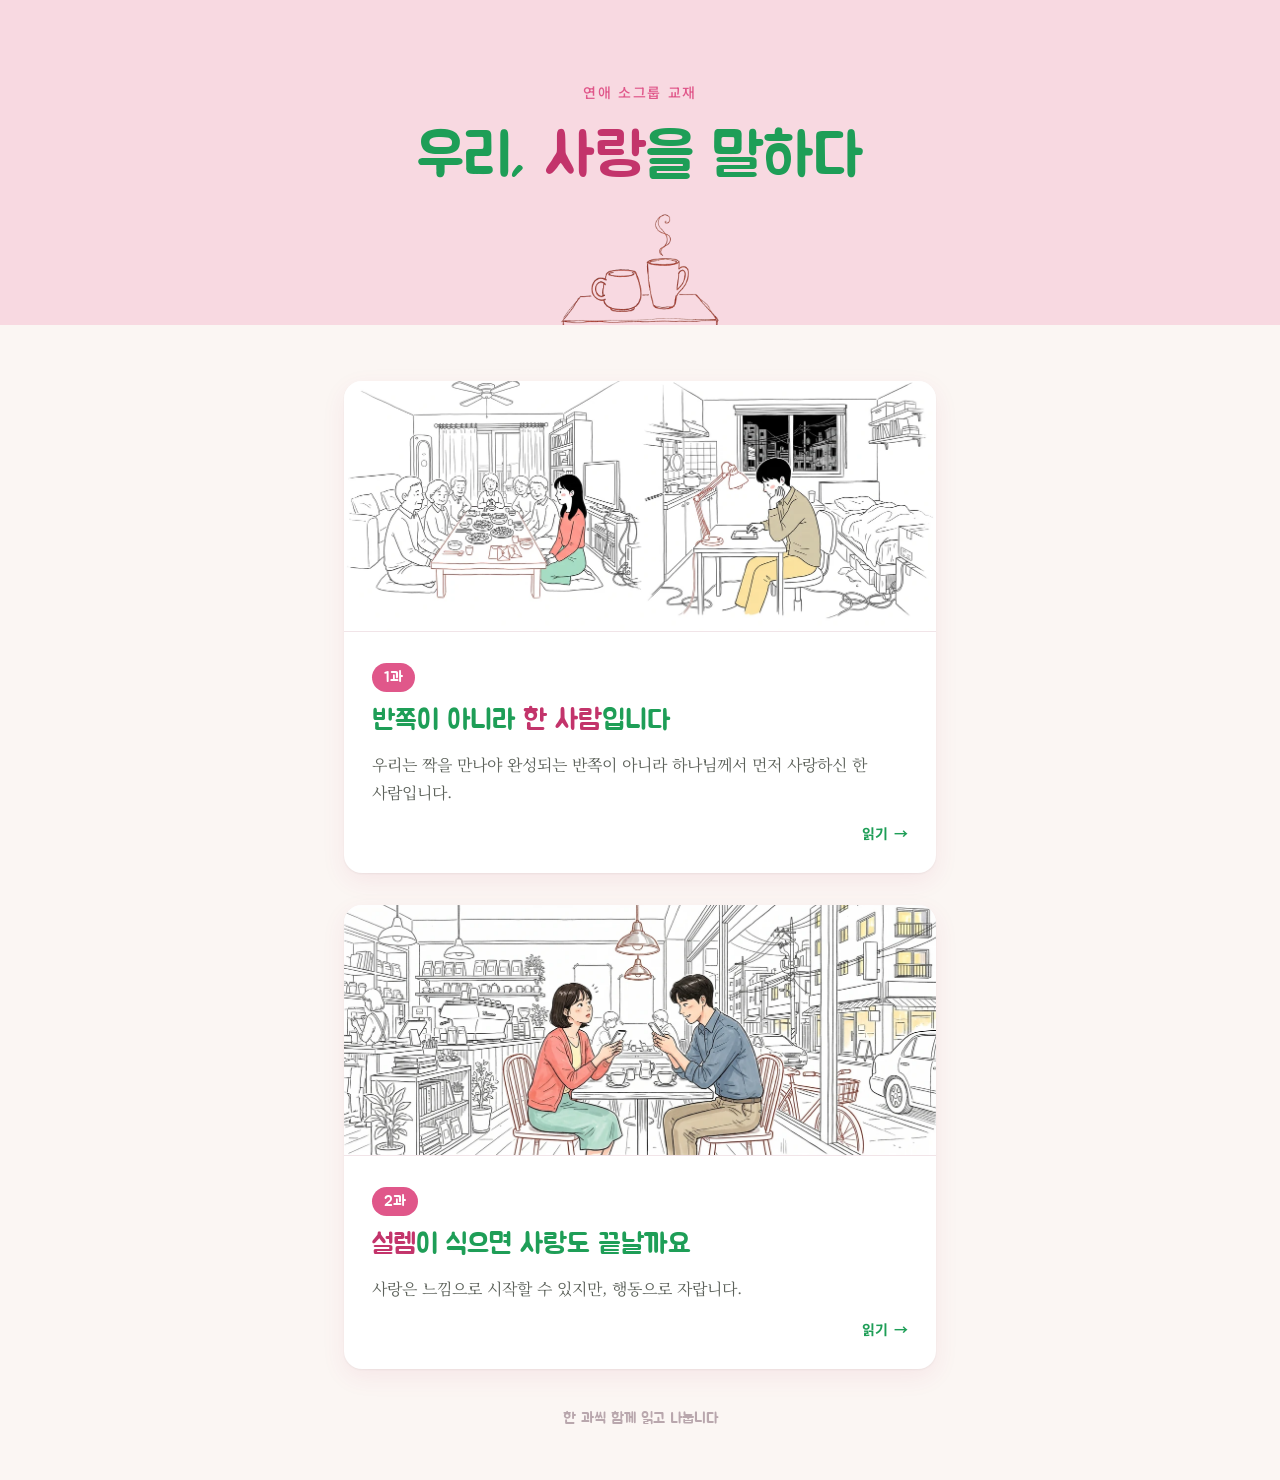
<file: index.html>
<!doctype html>
<html lang="ko">
<head>
<meta charset="utf-8">
<meta name="viewport" content="width=device-width, initial-scale=1">
<meta name="robots" content="noindex, nofollow, noarchive">
<title>우리, 사랑을 말하다</title>
<link rel="stylesheet" href="https://fonts.googleapis.com/css2?family=Jua&amp;family=Noto+Sans+KR:wght@400;500;700&amp;family=Noto+Serif+KR:wght@400;500;600&amp;display=swap">
<link rel="stylesheet" href="style.css">
</head>
<body class="home"><main><header class="home-cover"><p class="home-kicker">연애 소그룹 교재</p><h1>우리, <span class="accent">사랑</span>을 말하다</h1>
<img class="home-spot" src="img/점_찻잔_바짝.png" width="912" height="672" alt="">
</header>
<ol class="contents">
<li><a class="lesson-card" href="1.html"><img src="img/01_1_명절과답장_b.webp" width="1200" height="509" alt=""><span class="card-body"><span class="card-number">1과</span><span class="card-title">반쪽이 아니라 <span class="accent">한 사람</span>입니다</span><span class="card-line">우리는 짝을 만나야 완성되는 반쪽이 아니라 하나님께서 먼저 사랑하신 한 사람입니다.</span><span class="card-go">읽기</span></span></a></li>
<li><a class="lesson-card" href="2.html"><img src="img/02_1_카페의두사람_g.webp" width="1200" height="509" alt=""><span class="card-body"><span class="card-number">2과</span><span class="card-title"><span class="accent">설렘</span>이 식으면 사랑도 끝날까요</span><span class="card-line">사랑은 느낌으로 시작할 수 있지만, 행동으로 자랍니다.</span><span class="card-go">읽기</span></span></a></li>
</ol>
<p class="home-foot">한 과씩 함께 읽고 나눕니다</p>
</main></body>
</html>
</file>
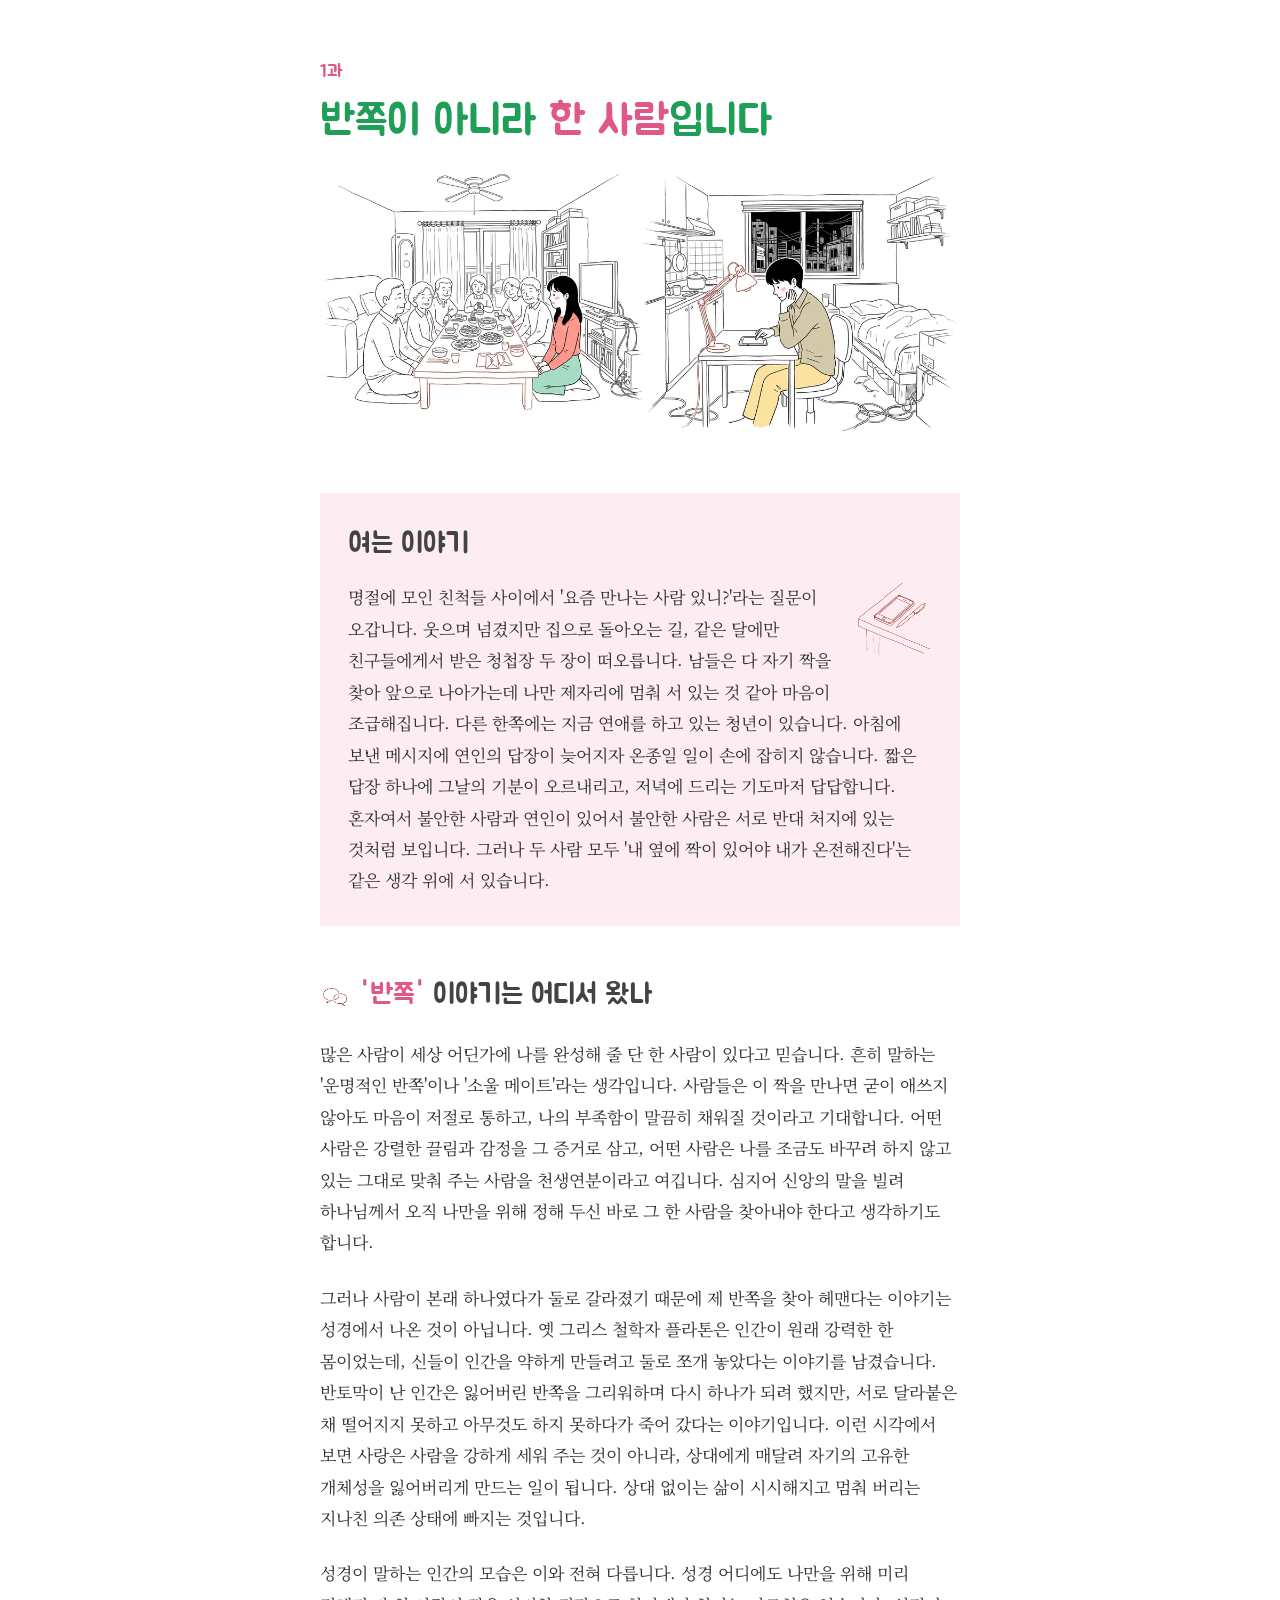
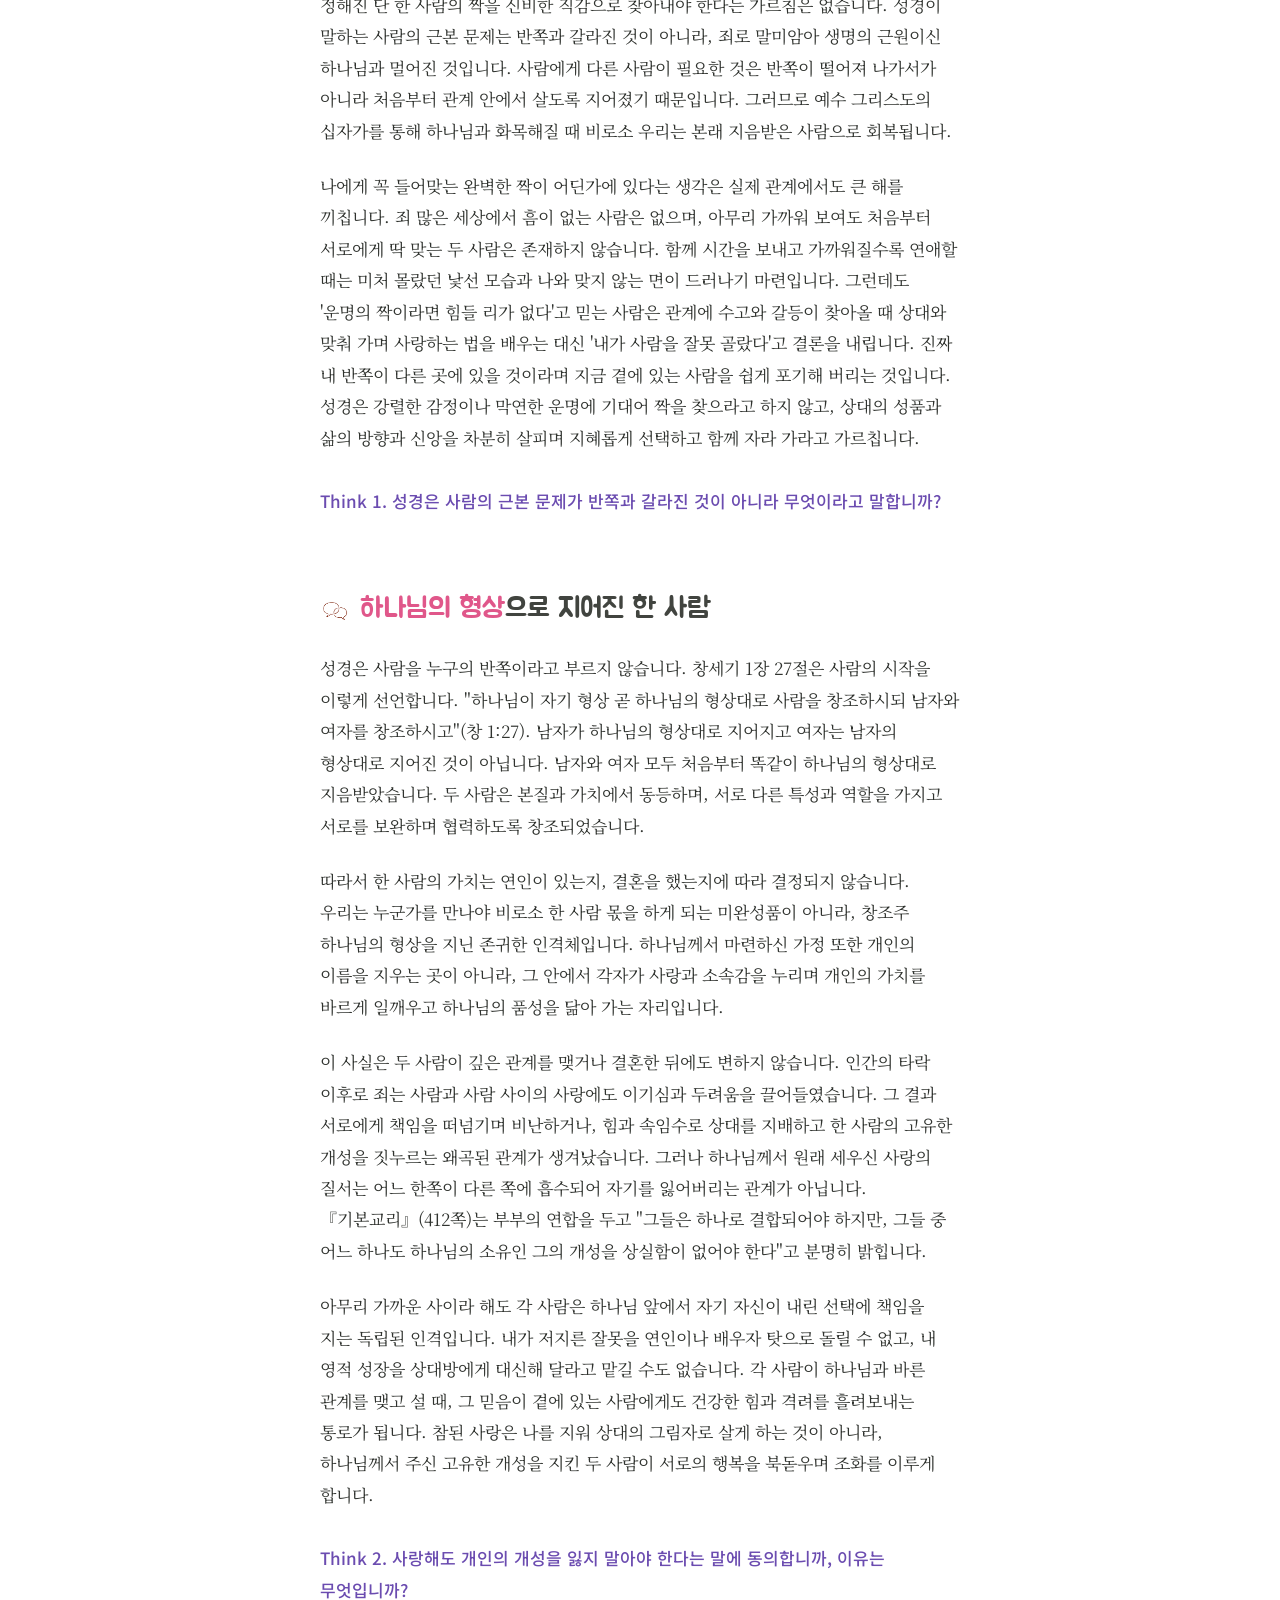
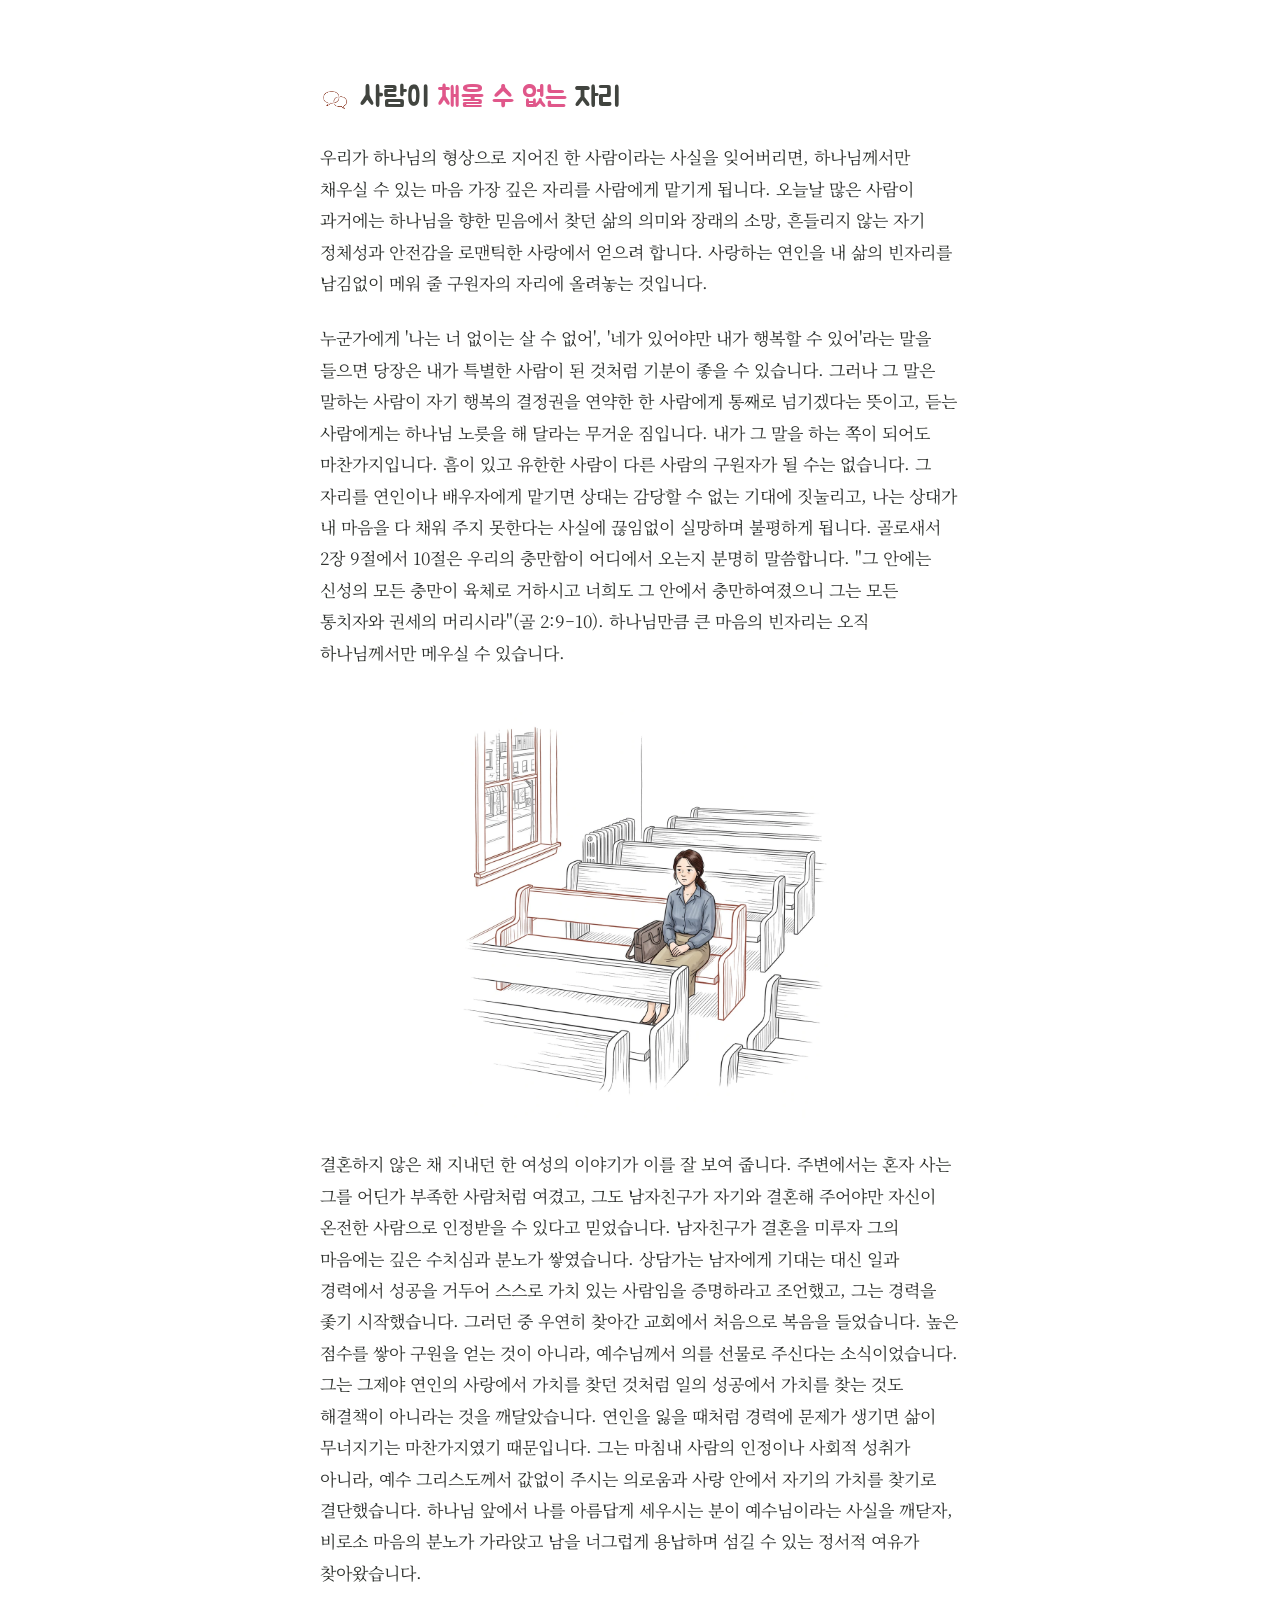
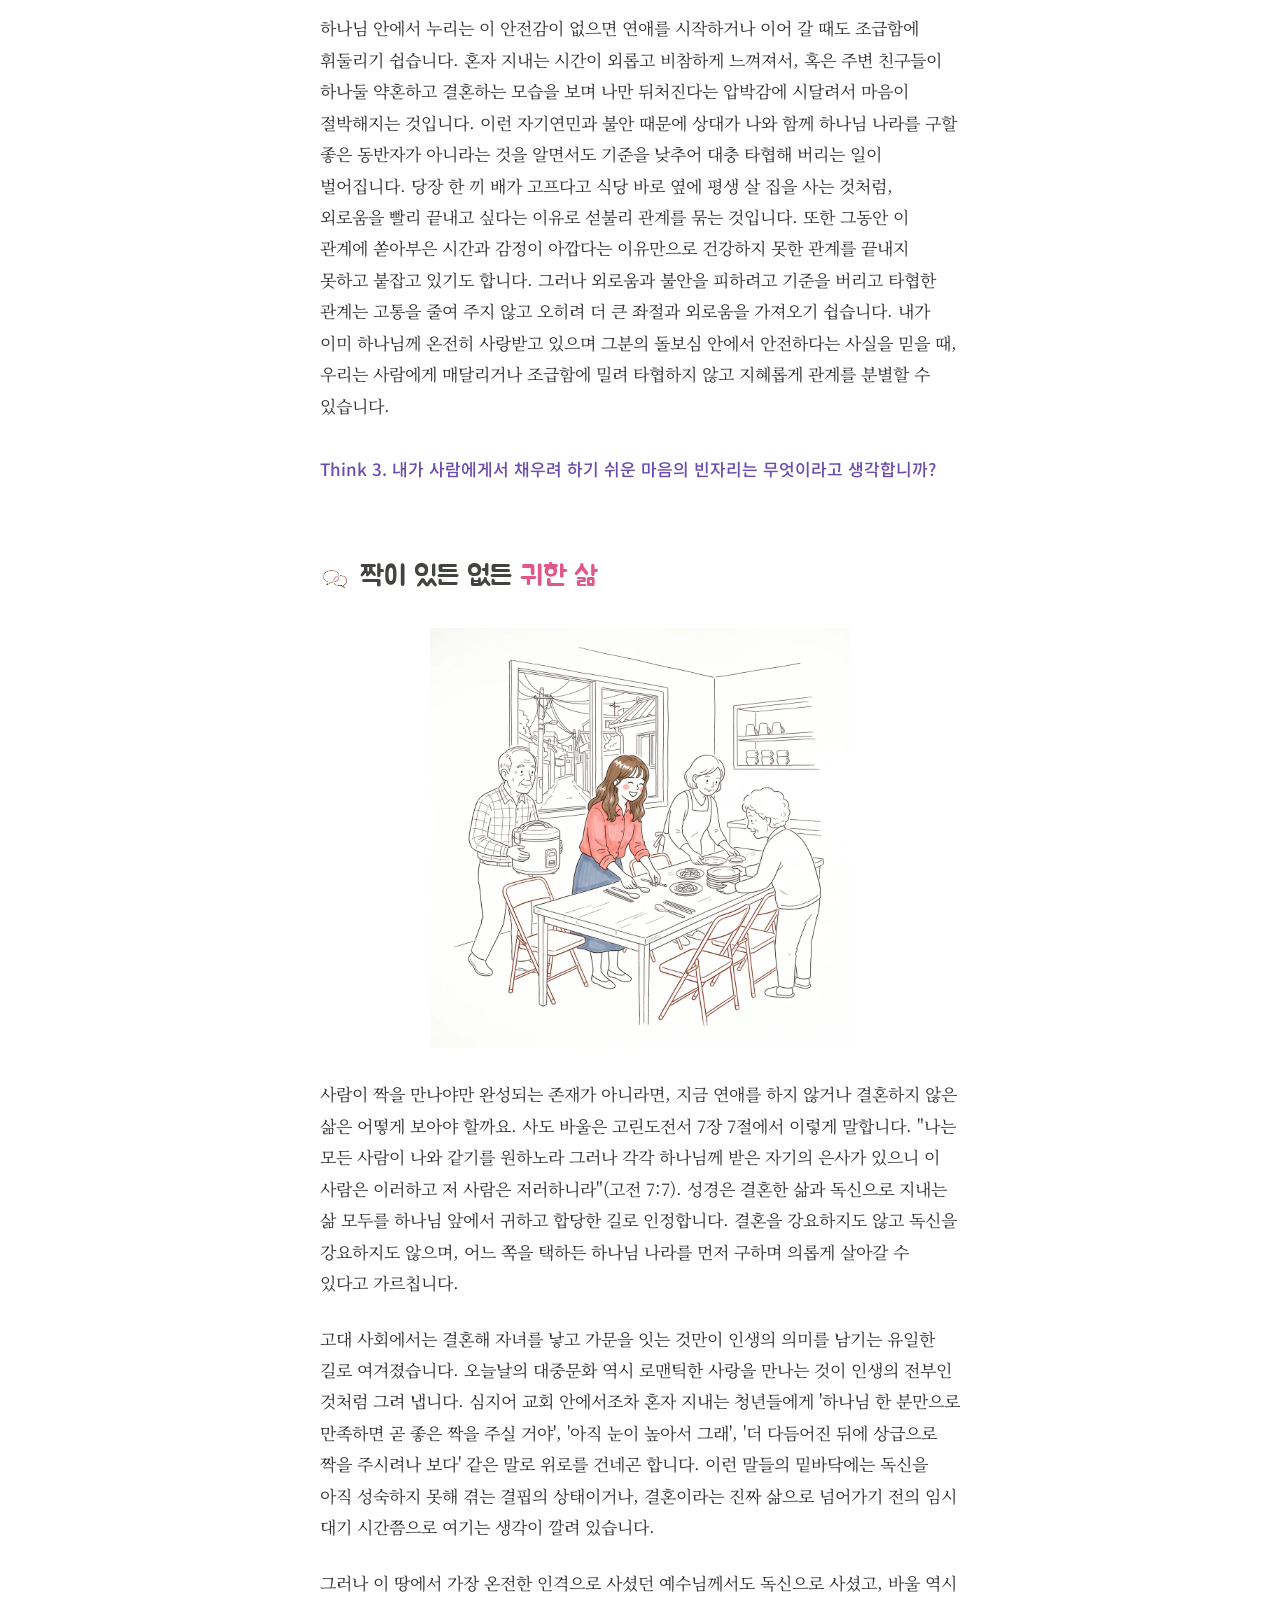
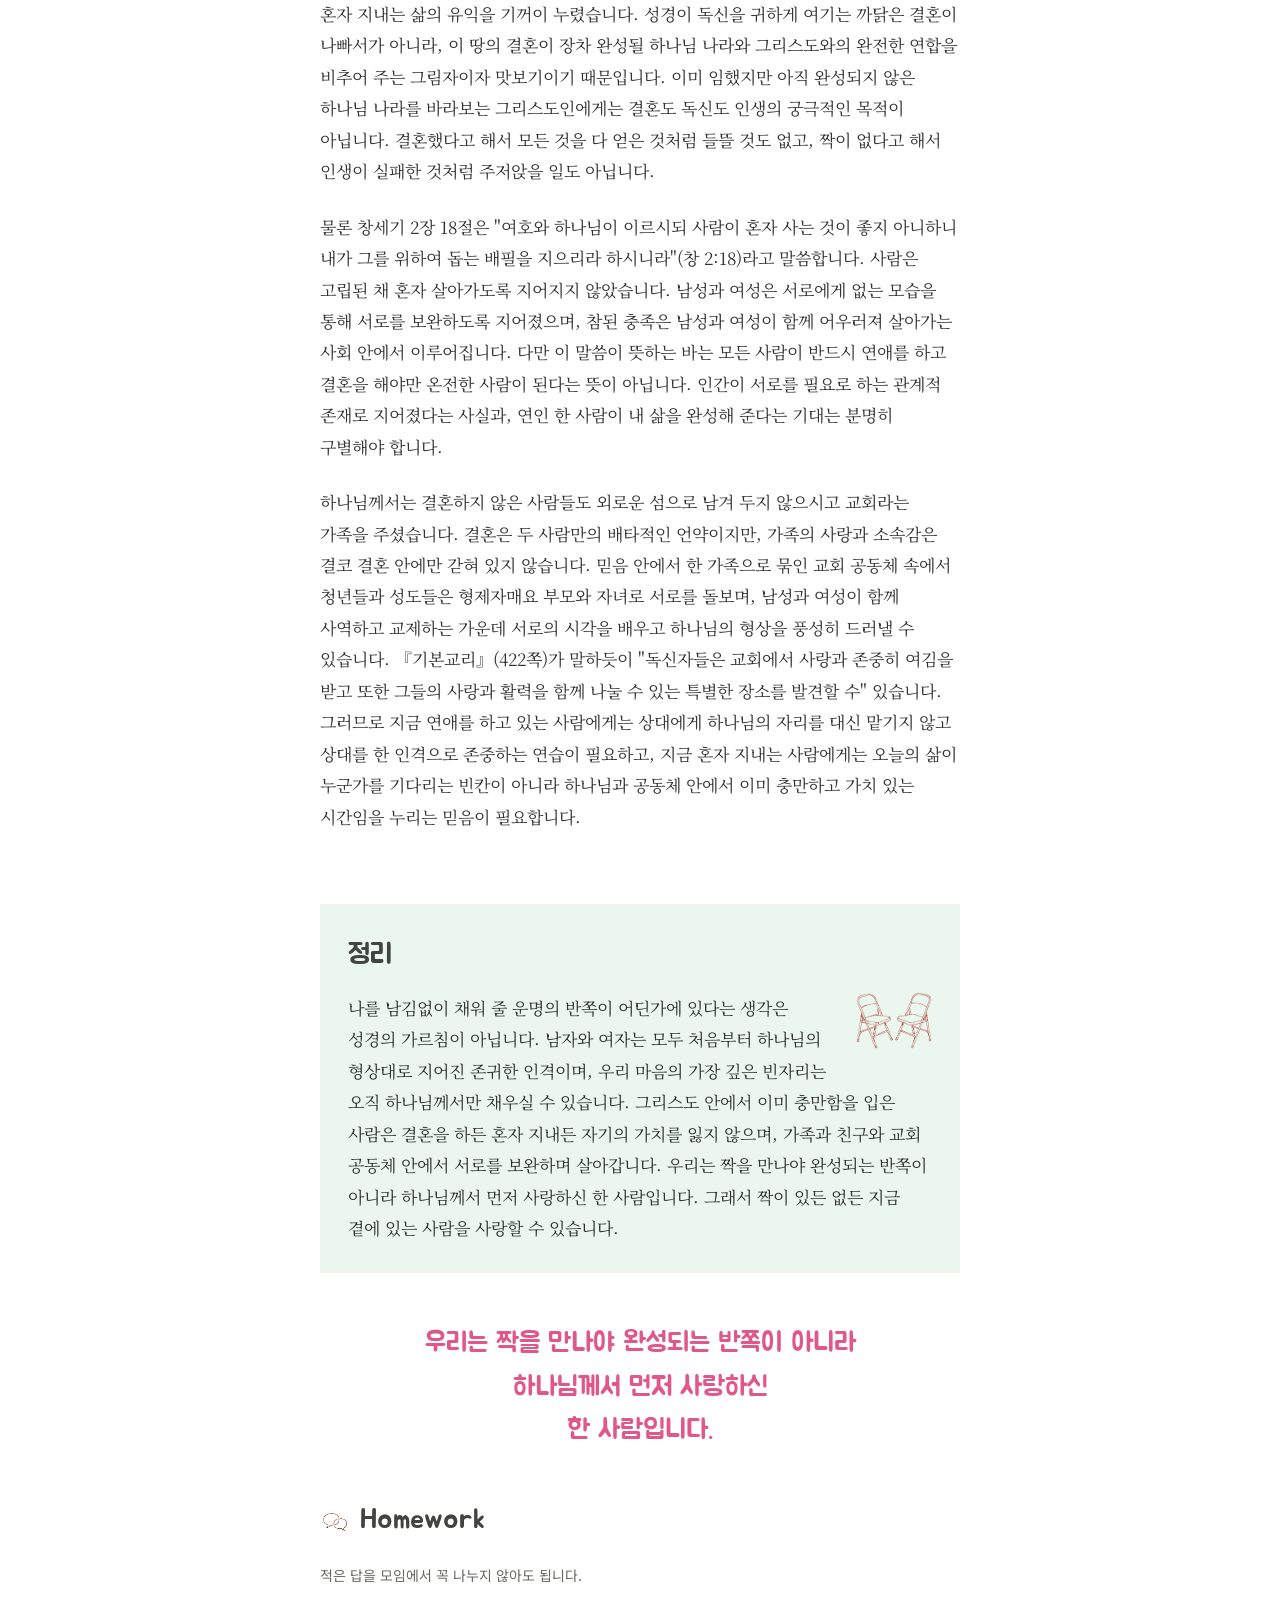
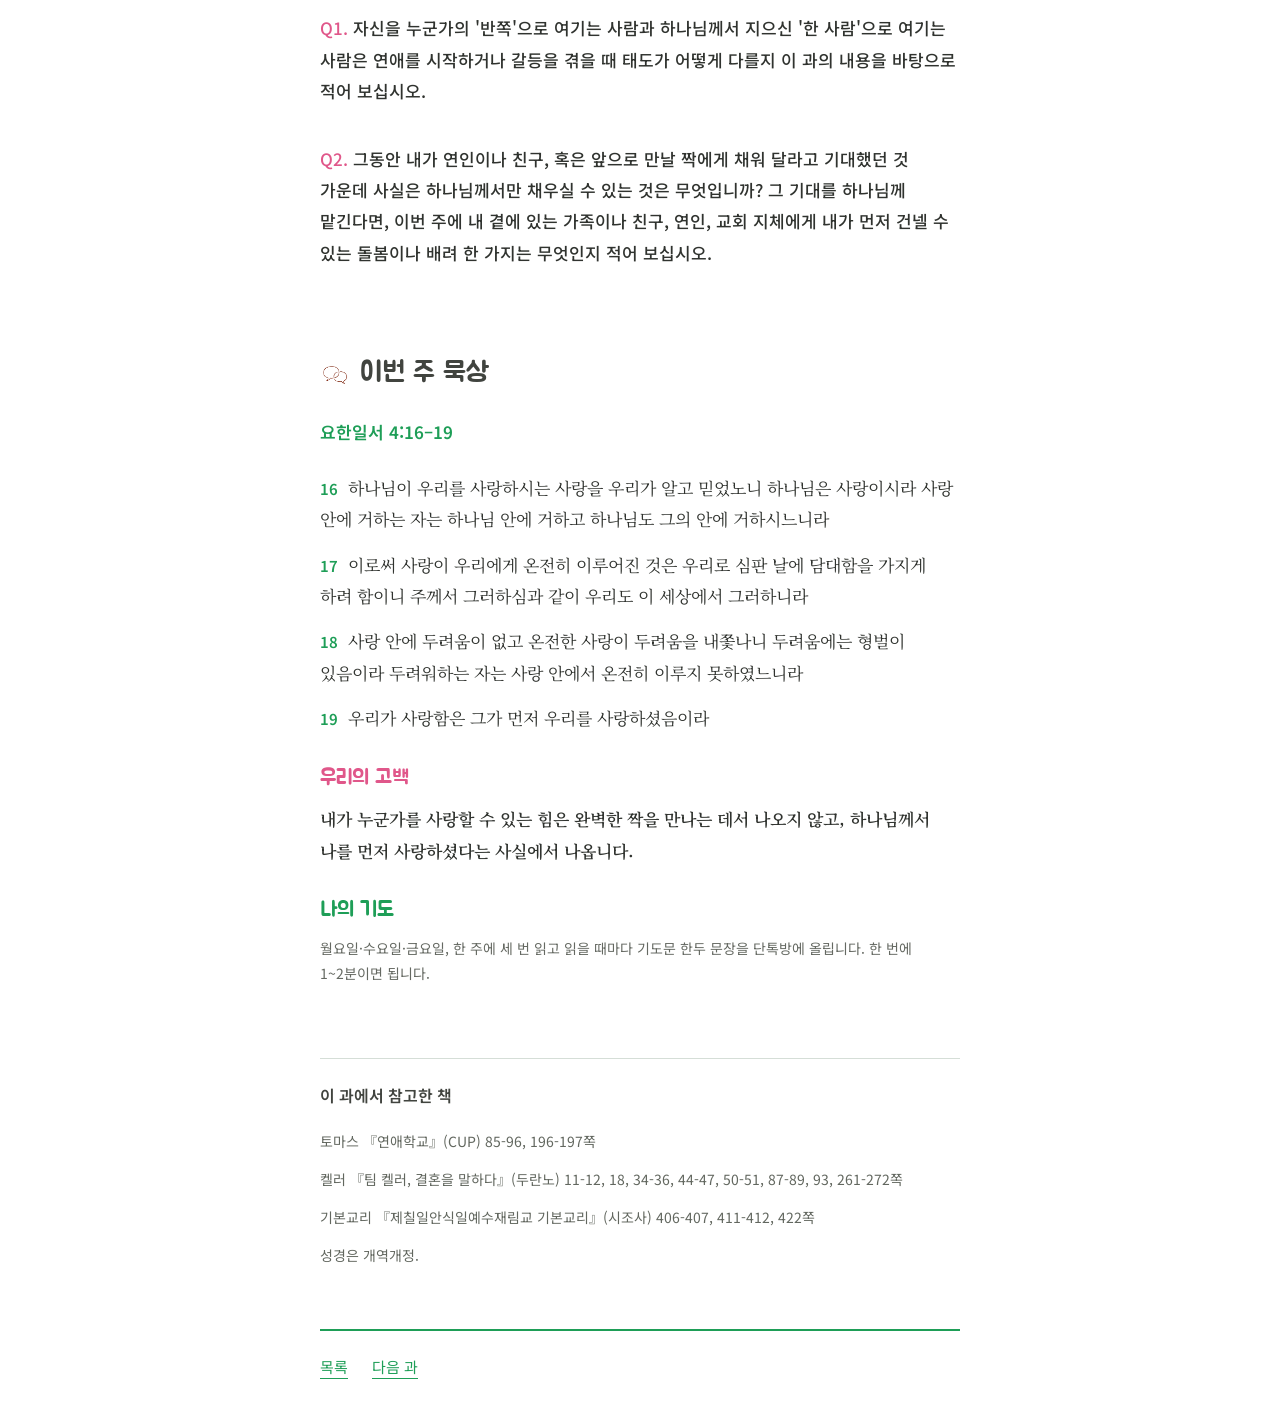
<file: 1.html>
<!doctype html>
<html lang="ko">
<head>
<meta charset="utf-8">
<meta name="viewport" content="width=device-width, initial-scale=1">
<meta name="robots" content="noindex, nofollow, noarchive">
<title>1과 반쪽이 아니라 한 사람입니다 — 우리, 사랑을 말하다</title>
<link rel="stylesheet" href="https://fonts.googleapis.com/css2?family=Jua&amp;family=Noto+Sans+KR:wght@400;500;600&amp;family=Noto+Serif+KR:wght@400;600&amp;display=swap">
<link rel="stylesheet" href="style.css">
</head>
<body><main><header><p class="lesson-number">1과</p><h1>반쪽이 아니라 <span class="accent">한 사람</span>입니다</h1></header>
<img class="opener" src="img/01_1_명절과답장_b.webp" width="1200" height="509" alt="">
<section class="panel opening">
<h2>여는 이야기</h2>
<img class="spot" src="img/점_폰_잘라냄.png" width="1200" height="1202" alt="">
<p>명절에 모인 친척들 사이에서 &#x27;요즘 만나는 사람 있니?&#x27;라는 질문이 오갑니다. 웃으며 넘겼지만 집으로 돌아오는 길, 같은 달에만 친구들에게서 받은 청첩장 두 장이 떠오릅니다. 남들은 다 자기 짝을 찾아 앞으로 나아가는데 나만 제자리에 멈춰 서 있는 것 같아 마음이 조급해집니다. 다른 한쪽에는 지금 연애를 하고 있는 청년이 있습니다. 아침에 보낸 메시지에 연인의 답장이 늦어지자 온종일 일이 손에 잡히지 않습니다. 짧은 답장 하나에 그날의 기분이 오르내리고, 저녁에 드리는 기도마저 답답합니다. 혼자여서 불안한 사람과 연인이 있어서 불안한 사람은 서로 반대 처지에 있는 것처럼 보입니다. 그러나 두 사람 모두 &#x27;내 옆에 짝이 있어야 내가 온전해진다&#x27;는 같은 생각 위에 서 있습니다.</p>
</section>
<section class="reading">
<h2><img class="icon" src="img/아이콘_말풍선_잘라냄.png" width="229" height="182" alt=""><span class="accent">&#x27;반쪽&#x27;</span> 이야기는 어디서 왔나</h2>
<p>많은 사람이 세상 어딘가에 나를 완성해 줄 단 한 사람이 있다고 믿습니다. 흔히 말하는 &#x27;운명적인 반쪽&#x27;이나 &#x27;소울 메이트&#x27;라는 생각입니다. 사람들은 이 짝을 만나면 굳이 애쓰지 않아도 마음이 저절로 통하고, 나의 부족함이 말끔히 채워질 것이라고 기대합니다. 어떤 사람은 강렬한 끌림과 감정을 그 증거로 삼고, 어떤 사람은 나를 조금도 바꾸려 하지 않고 있는 그대로 맞춰 주는 사람을 천생연분이라고 여깁니다. 심지어 신앙의 말을 빌려 하나님께서 오직 나만을 위해 정해 두신 바로 그 한 사람을 찾아내야 한다고 생각하기도 합니다.</p>
<p>그러나 사람이 본래 하나였다가 둘로 갈라졌기 때문에 제 반쪽을 찾아 헤맨다는 이야기는 성경에서 나온 것이 아닙니다. 옛 그리스 철학자 플라톤은 인간이 원래 강력한 한 몸이었는데, 신들이 인간을 약하게 만들려고 둘로 쪼개 놓았다는 이야기를 남겼습니다. 반토막이 난 인간은 잃어버린 반쪽을 그리워하며 다시 하나가 되려 했지만, 서로 달라붙은 채 떨어지지 못하고 아무것도 하지 못하다가 죽어 갔다는 이야기입니다. 이런 시각에서 보면 사랑은 사람을 강하게 세워 주는 것이 아니라, 상대에게 매달려 자기의 고유한 개체성을 잃어버리게 만드는 일이 됩니다. 상대 없이는 삶이 시시해지고 멈춰 버리는 지나친 의존 상태에 빠지는 것입니다.</p>
<p>성경이 말하는 인간의 모습은 이와 전혀 다릅니다. 성경 어디에도 나만을 위해 미리 정해진 단 한 사람의 짝을 신비한 직감으로 찾아내야 한다는 가르침은 없습니다. 성경이 말하는 사람의 근본 문제는 반쪽과 갈라진 것이 아니라, 죄로 말미암아 생명의 근원이신 하나님과 멀어진 것입니다. 사람에게 다른 사람이 필요한 것은 반쪽이 떨어져 나가서가 아니라 처음부터 관계 안에서 살도록 지어졌기 때문입니다. 그러므로 예수 그리스도의 십자가를 통해 하나님과 화목해질 때 비로소 우리는 본래 지음받은 사람으로 회복됩니다.</p>
<p>나에게 꼭 들어맞는 완벽한 짝이 어딘가에 있다는 생각은 실제 관계에서도 큰 해를 끼칩니다. 죄 많은 세상에서 흠이 없는 사람은 없으며, 아무리 가까워 보여도 처음부터 서로에게 딱 맞는 두 사람은 존재하지 않습니다. 함께 시간을 보내고 가까워질수록 연애할 때는 미처 몰랐던 낯선 모습과 나와 맞지 않는 면이 드러나기 마련입니다. 그런데도 &#x27;운명의 짝이라면 힘들 리가 없다&#x27;고 믿는 사람은 관계에 수고와 갈등이 찾아올 때 상대와 맞춰 가며 사랑하는 법을 배우는 대신 &#x27;내가 사람을 잘못 골랐다&#x27;고 결론을 내립니다. 진짜 내 반쪽이 다른 곳에 있을 것이라며 지금 곁에 있는 사람을 쉽게 포기해 버리는 것입니다. 성경은 강렬한 감정이나 막연한 운명에 기대어 짝을 찾으라고 하지 않고, 상대의 성품과 삶의 방향과 신앙을 차분히 살피며 지혜롭게 선택하고 함께 자라 가라고 가르칩니다.</p>
<p class="think"><span>Think 1. </span>성경은 사람의 근본 문제가 반쪽과 갈라진 것이 아니라 무엇이라고 말합니까?</p>
</section>
<section class="reading">
<h2><img class="icon" src="img/아이콘_말풍선_잘라냄.png" width="229" height="182" alt=""><span class="accent">하나님의 형상</span>으로 지어진 한 사람</h2>
<p>성경은 사람을 누구의 반쪽이라고 부르지 않습니다. 창세기 1장 27절은 사람의 시작을 이렇게 선언합니다. &quot;하나님이 자기 형상 곧 하나님의 형상대로 사람을 창조하시되 남자와 여자를 창조하시고&quot;(창 1:27). 남자가 하나님의 형상대로 지어지고 여자는 남자의 형상대로 지어진 것이 아닙니다. 남자와 여자 모두 처음부터 똑같이 하나님의 형상대로 지음받았습니다. 두 사람은 본질과 가치에서 동등하며, 서로 다른 특성과 역할을 가지고 서로를 보완하며 협력하도록 창조되었습니다.</p>
<p>따라서 한 사람의 가치는 연인이 있는지, 결혼을 했는지에 따라 결정되지 않습니다. 우리는 누군가를 만나야 비로소 한 사람 몫을 하게 되는 미완성품이 아니라, 창조주 하나님의 형상을 지닌 존귀한 인격체입니다. 하나님께서 마련하신 가정 또한 개인의 이름을 지우는 곳이 아니라, 그 안에서 각자가 사랑과 소속감을 누리며 개인의 가치를 바르게 일깨우고 하나님의 품성을 닮아 가는 자리입니다.</p>
<p>이 사실은 두 사람이 깊은 관계를 맺거나 결혼한 뒤에도 변하지 않습니다. 인간의 타락 이후로 죄는 사람과 사람 사이의 사랑에도 이기심과 두려움을 끌어들였습니다. 그 결과 서로에게 책임을 떠넘기며 비난하거나, 힘과 속임수로 상대를 지배하고 한 사람의 고유한 개성을 짓누르는 왜곡된 관계가 생겨났습니다. 그러나 하나님께서 원래 세우신 사랑의 질서는 어느 한쪽이 다른 쪽에 흡수되어 자기를 잃어버리는 관계가 아닙니다. 『기본교리』(412쪽)는 부부의 연합을 두고 &quot;그들은 하나로 결합되어야 하지만, 그들 중 어느 하나도 하나님의 소유인 그의 개성을 상실함이 없어야 한다&quot;고 분명히 밝힙니다.</p>
<p>아무리 가까운 사이라 해도 각 사람은 하나님 앞에서 자기 자신이 내린 선택에 책임을 지는 독립된 인격입니다. 내가 저지른 잘못을 연인이나 배우자 탓으로 돌릴 수 없고, 내 영적 성장을 상대방에게 대신해 달라고 맡길 수도 없습니다. 각 사람이 하나님과 바른 관계를 맺고 설 때, 그 믿음이 곁에 있는 사람에게도 건강한 힘과 격려를 흘려보내는 통로가 됩니다. 참된 사랑은 나를 지워 상대의 그림자로 살게 하는 것이 아니라, 하나님께서 주신 고유한 개성을 지킨 두 사람이 서로의 행복을 북돋우며 조화를 이루게 합니다.</p>
<p class="think"><span>Think 2. </span>사랑해도 개인의 개성을 잃지 말아야 한다는 말에 동의합니까, 이유는 무엇입니까?</p>
</section>
<section class="reading">
<h2><img class="icon" src="img/아이콘_말풍선_잘라냄.png" width="229" height="182" alt="">사람이 <span class="accent">채울 수 없는</span> 자리</h2>
<p>우리가 하나님의 형상으로 지어진 한 사람이라는 사실을 잊어버리면, 하나님께서만 채우실 수 있는 마음 가장 깊은 자리를 사람에게 맡기게 됩니다. 오늘날 많은 사람이 과거에는 하나님을 향한 믿음에서 찾던 삶의 의미와 장래의 소망, 흔들리지 않는 자기 정체성과 안전감을 로맨틱한 사랑에서 얻으려 합니다. 사랑하는 연인을 내 삶의 빈자리를 남김없이 메워 줄 구원자의 자리에 올려놓는 것입니다.</p>
<p>누군가에게 &#x27;나는 너 없이는 살 수 없어&#x27;, &#x27;네가 있어야만 내가 행복할 수 있어&#x27;라는 말을 들으면 당장은 내가 특별한 사람이 된 것처럼 기분이 좋을 수 있습니다. 그러나 그 말은 말하는 사람이 자기 행복의 결정권을 연약한 한 사람에게 통째로 넘기겠다는 뜻이고, 듣는 사람에게는 하나님 노릇을 해 달라는 무거운 짐입니다. 내가 그 말을 하는 쪽이 되어도 마찬가지입니다. 흠이 있고 유한한 사람이 다른 사람의 구원자가 될 수는 없습니다. 그 자리를 연인이나 배우자에게 맡기면 상대는 감당할 수 없는 기대에 짓눌리고, 나는 상대가 내 마음을 다 채워 주지 못한다는 사실에 끊임없이 실망하며 불평하게 됩니다. 골로새서 2장 9절에서 10절은 우리의 충만함이 어디에서 오는지 분명히 말씀합니다. &quot;그 안에는 신성의 모든 충만이 육체로 거하시고 너희도 그 안에서 충만하여졌으니 그는 모든 통치자와 권세의 머리시라&quot;(골 2:9–10). 하나님만큼 큰 마음의 빈자리는 오직 하나님께서만 메우실 수 있습니다.</p>
<img class="illustration" src="img/01_3_예화_여성.webp" width="1200" height="1200" alt="">
<p>결혼하지 않은 채 지내던 한 여성의 이야기가 이를 잘 보여 줍니다. 주변에서는 혼자 사는 그를 어딘가 부족한 사람처럼 여겼고, 그도 남자친구가 자기와 결혼해 주어야만 자신이 온전한 사람으로 인정받을 수 있다고 믿었습니다. 남자친구가 결혼을 미루자 그의 마음에는 깊은 수치심과 분노가 쌓였습니다. 상담가는 남자에게 기대는 대신 일과 경력에서 성공을 거두어 스스로 가치 있는 사람임을 증명하라고 조언했고, 그는 경력을 좇기 시작했습니다. 그러던 중 우연히 찾아간 교회에서 처음으로 복음을 들었습니다. 높은 점수를 쌓아 구원을 얻는 것이 아니라, 예수님께서 의를 선물로 주신다는 소식이었습니다. 그는 그제야 연인의 사랑에서 가치를 찾던 것처럼 일의 성공에서 가치를 찾는 것도 해결책이 아니라는 것을 깨달았습니다. 연인을 잃을 때처럼 경력에 문제가 생기면 삶이 무너지기는 마찬가지였기 때문입니다. 그는 마침내 사람의 인정이나 사회적 성취가 아니라, 예수 그리스도께서 값없이 주시는 의로움과 사랑 안에서 자기의 가치를 찾기로 결단했습니다. 하나님 앞에서 나를 아름답게 세우시는 분이 예수님이라는 사실을 깨닫자, 비로소 마음의 분노가 가라앉고 남을 너그럽게 용납하며 섬길 수 있는 정서적 여유가 찾아왔습니다.</p>
<p>하나님 안에서 누리는 이 안전감이 없으면 연애를 시작하거나 이어 갈 때도 조급함에 휘둘리기 쉽습니다. 혼자 지내는 시간이 외롭고 비참하게 느껴져서, 혹은 주변 친구들이 하나둘 약혼하고 결혼하는 모습을 보며 나만 뒤처진다는 압박감에 시달려서 마음이 절박해지는 것입니다. 이런 자기연민과 불안 때문에 상대가 나와 함께 하나님 나라를 구할 좋은 동반자가 아니라는 것을 알면서도 기준을 낮추어 대충 타협해 버리는 일이 벌어집니다. 당장 한 끼 배가 고프다고 식당 바로 옆에 평생 살 집을 사는 것처럼, 외로움을 빨리 끝내고 싶다는 이유로 섣불리 관계를 묶는 것입니다. 또한 그동안 이 관계에 쏟아부은 시간과 감정이 아깝다는 이유만으로 건강하지 못한 관계를 끝내지 못하고 붙잡고 있기도 합니다. 그러나 외로움과 불안을 피하려고 기준을 버리고 타협한 관계는 고통을 줄여 주지 않고 오히려 더 큰 좌절과 외로움을 가져오기 쉽습니다. 내가 이미 하나님께 온전히 사랑받고 있으며 그분의 돌보심 안에서 안전하다는 사실을 믿을 때, 우리는 사람에게 매달리거나 조급함에 밀려 타협하지 않고 지혜롭게 관계를 분별할 수 있습니다.</p>
<p class="think"><span>Think 3. </span>내가 사람에게서 채우려 하기 쉬운 마음의 빈자리는 무엇이라고 생각합니까?</p>
</section>
<section class="reading">
<h2><img class="icon" src="img/아이콘_말풍선_잘라냄.png" width="229" height="182" alt="">짝이 있든 없든 <span class="accent">귀한 삶</span></h2>
<img class="illustration" src="img/01_2_함께차리는식탁_b.webp" width="1200" height="1200" alt="">
<p>사람이 짝을 만나야만 완성되는 존재가 아니라면, 지금 연애를 하지 않거나 결혼하지 않은 삶은 어떻게 보아야 할까요. 사도 바울은 고린도전서 7장 7절에서 이렇게 말합니다. &quot;나는 모든 사람이 나와 같기를 원하노라 그러나 각각 하나님께 받은 자기의 은사가 있으니 이 사람은 이러하고 저 사람은 저러하니라&quot;(고전 7:7). 성경은 결혼한 삶과 독신으로 지내는 삶 모두를 하나님 앞에서 귀하고 합당한 길로 인정합니다. 결혼을 강요하지도 않고 독신을 강요하지도 않으며, 어느 쪽을 택하든 하나님 나라를 먼저 구하며 의롭게 살아갈 수 있다고 가르칩니다.</p>
<p>고대 사회에서는 결혼해 자녀를 낳고 가문을 잇는 것만이 인생의 의미를 남기는 유일한 길로 여겨졌습니다. 오늘날의 대중문화 역시 로맨틱한 사랑을 만나는 것이 인생의 전부인 것처럼 그려 냅니다. 심지어 교회 안에서조차 혼자 지내는 청년들에게 &#x27;하나님 한 분만으로 만족하면 곧 좋은 짝을 주실 거야&#x27;, &#x27;아직 눈이 높아서 그래&#x27;, &#x27;더 다듬어진 뒤에 상급으로 짝을 주시려나 보다&#x27; 같은 말로 위로를 건네곤 합니다. 이런 말들의 밑바닥에는 독신을 아직 성숙하지 못해 겪는 결핍의 상태이거나, 결혼이라는 진짜 삶으로 넘어가기 전의 임시 대기 시간쯤으로 여기는 생각이 깔려 있습니다.</p>
<p>그러나 이 땅에서 가장 온전한 인격으로 사셨던 예수님께서도 독신으로 사셨고, 바울 역시 혼자 지내는 삶의 유익을 기꺼이 누렸습니다. 성경이 독신을 귀하게 여기는 까닭은 결혼이 나빠서가 아니라, 이 땅의 결혼이 장차 완성될 하나님 나라와 그리스도와의 완전한 연합을 비추어 주는 그림자이자 맛보기이기 때문입니다. 이미 임했지만 아직 완성되지 않은 하나님 나라를 바라보는 그리스도인에게는 결혼도 독신도 인생의 궁극적인 목적이 아닙니다. 결혼했다고 해서 모든 것을 다 얻은 것처럼 들뜰 것도 없고, 짝이 없다고 해서 인생이 실패한 것처럼 주저앉을 일도 아닙니다.</p>
<p>물론 창세기 2장 18절은 &quot;여호와 하나님이 이르시되 사람이 혼자 사는 것이 좋지 아니하니 내가 그를 위하여 돕는 배필을 지으리라 하시니라&quot;(창 2:18)라고 말씀합니다. 사람은 고립된 채 혼자 살아가도록 지어지지 않았습니다. 남성과 여성은 서로에게 없는 모습을 통해 서로를 보완하도록 지어졌으며, 참된 충족은 남성과 여성이 함께 어우러져 살아가는 사회 안에서 이루어집니다. 다만 이 말씀이 뜻하는 바는 모든 사람이 반드시 연애를 하고 결혼을 해야만 온전한 사람이 된다는 뜻이 아닙니다. 인간이 서로를 필요로 하는 관계적 존재로 지어졌다는 사실과, 연인 한 사람이 내 삶을 완성해 준다는 기대는 분명히 구별해야 합니다.</p>
<p>하나님께서는 결혼하지 않은 사람들도 외로운 섬으로 남겨 두지 않으시고 교회라는 가족을 주셨습니다. 결혼은 두 사람만의 배타적인 언약이지만, 가족의 사랑과 소속감은 결코 결혼 안에만 갇혀 있지 않습니다. 믿음 안에서 한 가족으로 묶인 교회 공동체 속에서 청년들과 성도들은 형제자매요 부모와 자녀로 서로를 돌보며, 남성과 여성이 함께 사역하고 교제하는 가운데 서로의 시각을 배우고 하나님의 형상을 풍성히 드러낼 수 있습니다. 『기본교리』(422쪽)가 말하듯이 &quot;독신자들은 교회에서 사랑과 존중히 여김을 받고 또한 그들의 사랑과 활력을 함께 나눌 수 있는 특별한 장소를 발견할 수&quot; 있습니다. 그러므로 지금 연애를 하고 있는 사람에게는 상대에게 하나님의 자리를 대신 맡기지 않고 상대를 한 인격으로 존중하는 연습이 필요하고, 지금 혼자 지내는 사람에게는 오늘의 삶이 누군가를 기다리는 빈칸이 아니라 하나님과 공동체 안에서 이미 충만하고 가치 있는 시간임을 누리는 믿음이 필요합니다.</p>
</section>
<section class="panel summary">
<h2>정리</h2>
<img class="spot" src="img/점_의자_바짝.png" width="740" height="554" alt="">
<p>나를 남김없이 채워 줄 운명의 반쪽이 어딘가에 있다는 생각은 성경의 가르침이 아닙니다. 남자와 여자는 모두 처음부터 하나님의 형상대로 지어진 존귀한 인격이며, 우리 마음의 가장 깊은 빈자리는 오직 하나님께서만 채우실 수 있습니다. 그리스도 안에서 이미 충만함을 입은 사람은 결혼을 하든 혼자 지내든 자기의 가치를 잃지 않으며, 가족과 친구와 교회 공동체 안에서 서로를 보완하며 살아갑니다. 우리는 짝을 만나야 완성되는 반쪽이 아니라 하나님께서 먼저 사랑하신 한 사람입니다. 그래서 짝이 있든 없든 지금 곁에 있는 사람을 사랑할 수 있습니다.</p>
</section>
<blockquote class="pull"><span>우리는 짝을 만나야 완성되는 반쪽이 아니라</span><span>하나님께서 먼저 사랑하신</span><span>한 사람입니다.</span></blockquote>
<section class="reading">
<h2><img class="icon" src="img/아이콘_말풍선_잘라냄.png" width="229" height="182" alt="">Homework</h2>
<p class="helper">적은 답을 모임에서 꼭 나누지 않아도 됩니다.</p>
<p class="homework"><span class="hw-number">Q1. </span>자신을 누군가의 &#x27;반쪽&#x27;으로 여기는 사람과 하나님께서 지으신 &#x27;한 사람&#x27;으로 여기는 사람은 연애를 시작하거나 갈등을 겪을 때 태도가 어떻게 다를지 이 과의 내용을 바탕으로 적어 보십시오.</p>
<p class="homework"><span class="hw-number">Q2. </span>그동안 내가 연인이나 친구, 혹은 앞으로 만날 짝에게 채워 달라고 기대했던 것 가운데 사실은 하나님께서만 채우실 수 있는 것은 무엇입니까? 그 기대를 하나님께 맡긴다면, 이번 주에 내 곁에 있는 가족이나 친구, 연인, 교회 지체에게 내가 먼저 건넬 수 있는 돌봄이나 배려 한 가지는 무엇인지 적어 보십시오.</p>
</section>
<section class="reading">
<h2><img class="icon" src="img/아이콘_말풍선_잘라냄.png" width="229" height="182" alt="">이번 주 묵상</h2>
<p class="vref">요한일서 4:16–19</p>
<p class="verse"><span class="verse-number">16</span>하나님이 우리를 사랑하시는 사랑을 우리가 알고 믿었노니 하나님은 사랑이시라 사랑 안에 거하는 자는 하나님 안에 거하고 하나님도 그의 안에 거하시느니라</p>
<p class="verse"><span class="verse-number">17</span>이로써 사랑이 우리에게 온전히 이루어진 것은 우리로 심판 날에 담대함을 가지게 하려 함이니 주께서 그러하심과 같이 우리도 이 세상에서 그러하니라</p>
<p class="verse"><span class="verse-number">18</span>사랑 안에 두려움이 없고 온전한 사랑이 두려움을 내쫓나니 두려움에는 형벌이 있음이라 두려워하는 자는 사랑 안에서 온전히 이루지 못하였느니라</p>
<p class="verse"><span class="verse-number">19</span>우리가 사랑함은 그가 먼저 우리를 사랑하셨음이라</p>
<h3 class="confession-title">우리의 고백</h3><p class="confession">내가 누군가를 사랑할 수 있는 힘은 완벽한 짝을 만나는 데서 나오지 않고, 하나님께서 나를 먼저 사랑하셨다는 사실에서 나옵니다.</p>
<h3 class="prayer-title">나의 기도</h3>
<p class="helper">월요일·수요일·금요일, 한 주에 세 번 읽고 읽을 때마다 기도문 한두 문장을 단톡방에 올립니다. 한 번에 1~2분이면 됩니다.</p>
</section>
<section class="notes"><h2>이 과에서 참고한 책</h2>
<p class="book">토마스  『연애학교』(CUP) 85‑96, 196‑197쪽</p>
<p class="book">켈러  『팀 켈러, 결혼을 말하다』(두란노) 11‑12, 18, 34‑36, 44‑47, 50‑51, 87‑89, 93, 261‑272쪽</p>
<p class="book">기본교리  『제칠일안식일예수재림교 기본교리』(시조사) 406‑407, 411‑412, 422쪽</p>
<p>성경은 개역개정.</p>
</section><nav aria-label="과 이동">
<a href="index.html">목록</a>
<a href="2.html">다음 과</a>
</nav></main></body>
</html>
</file>
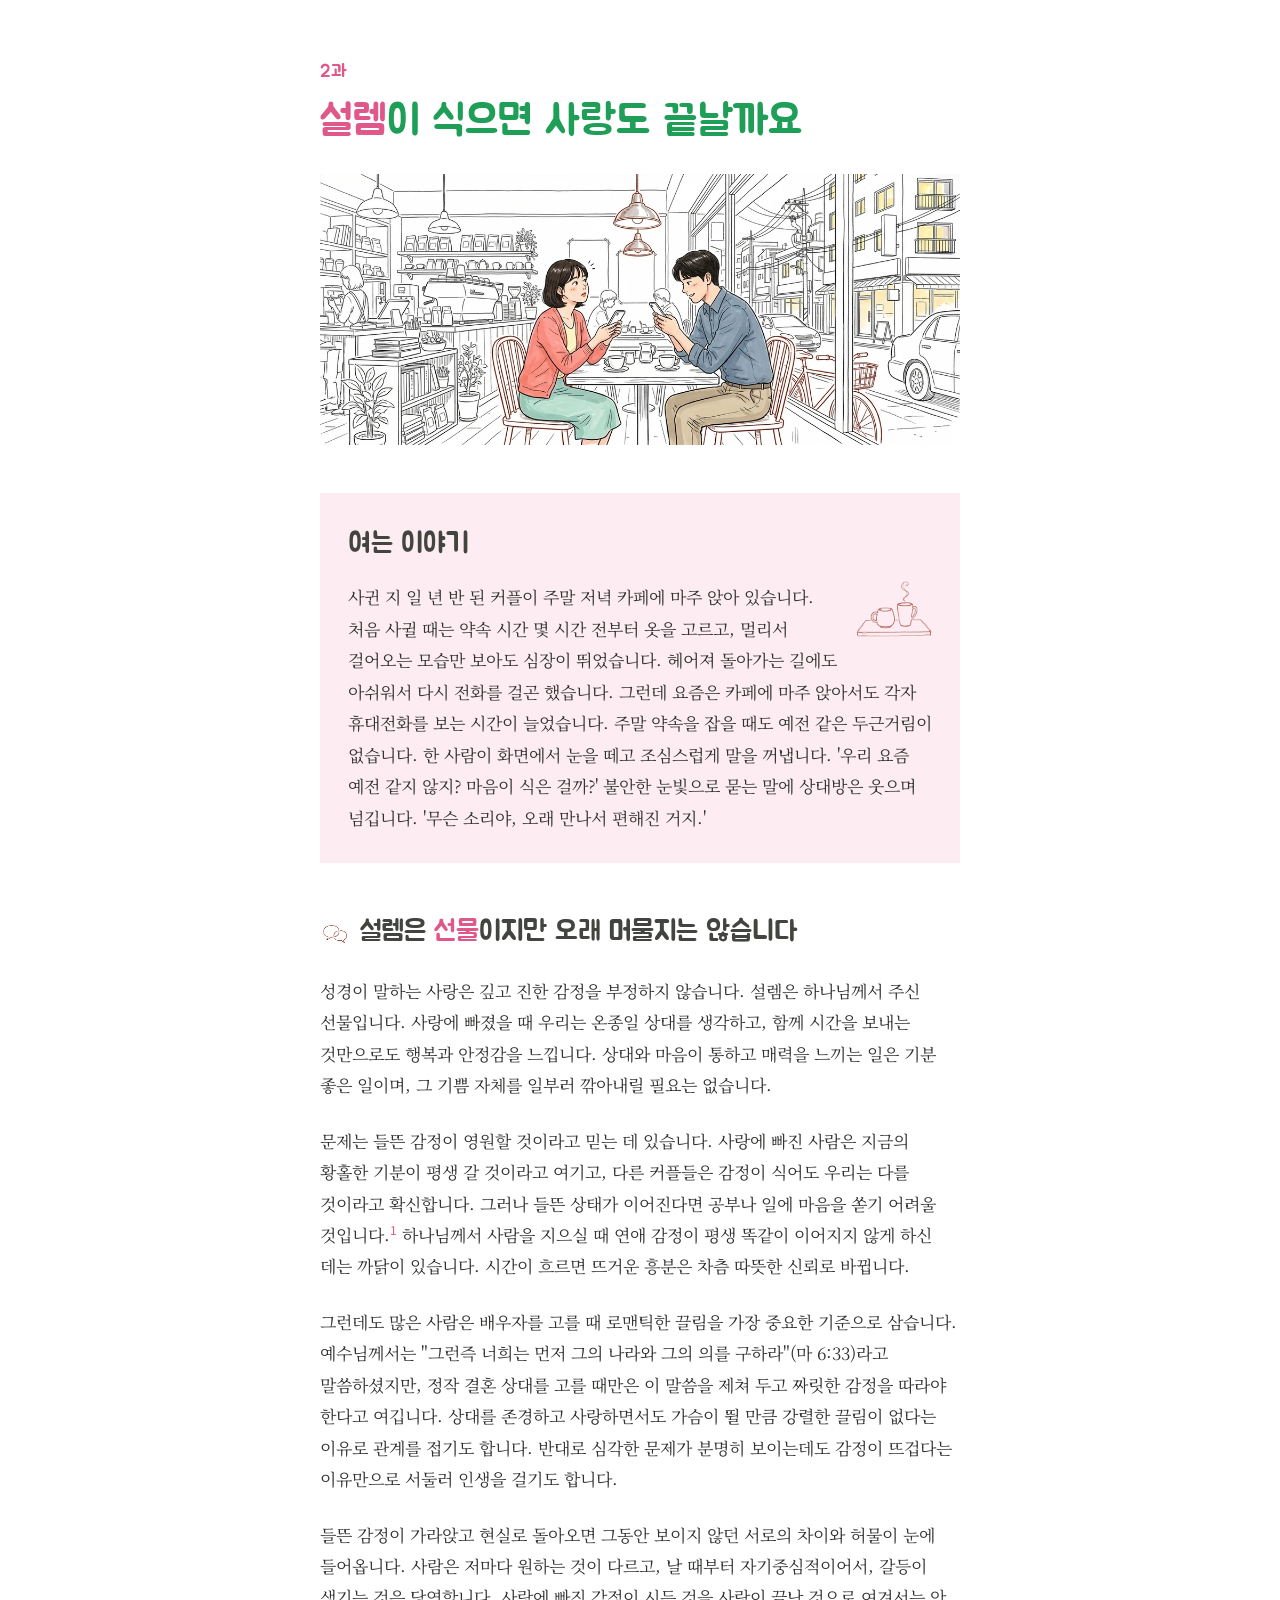
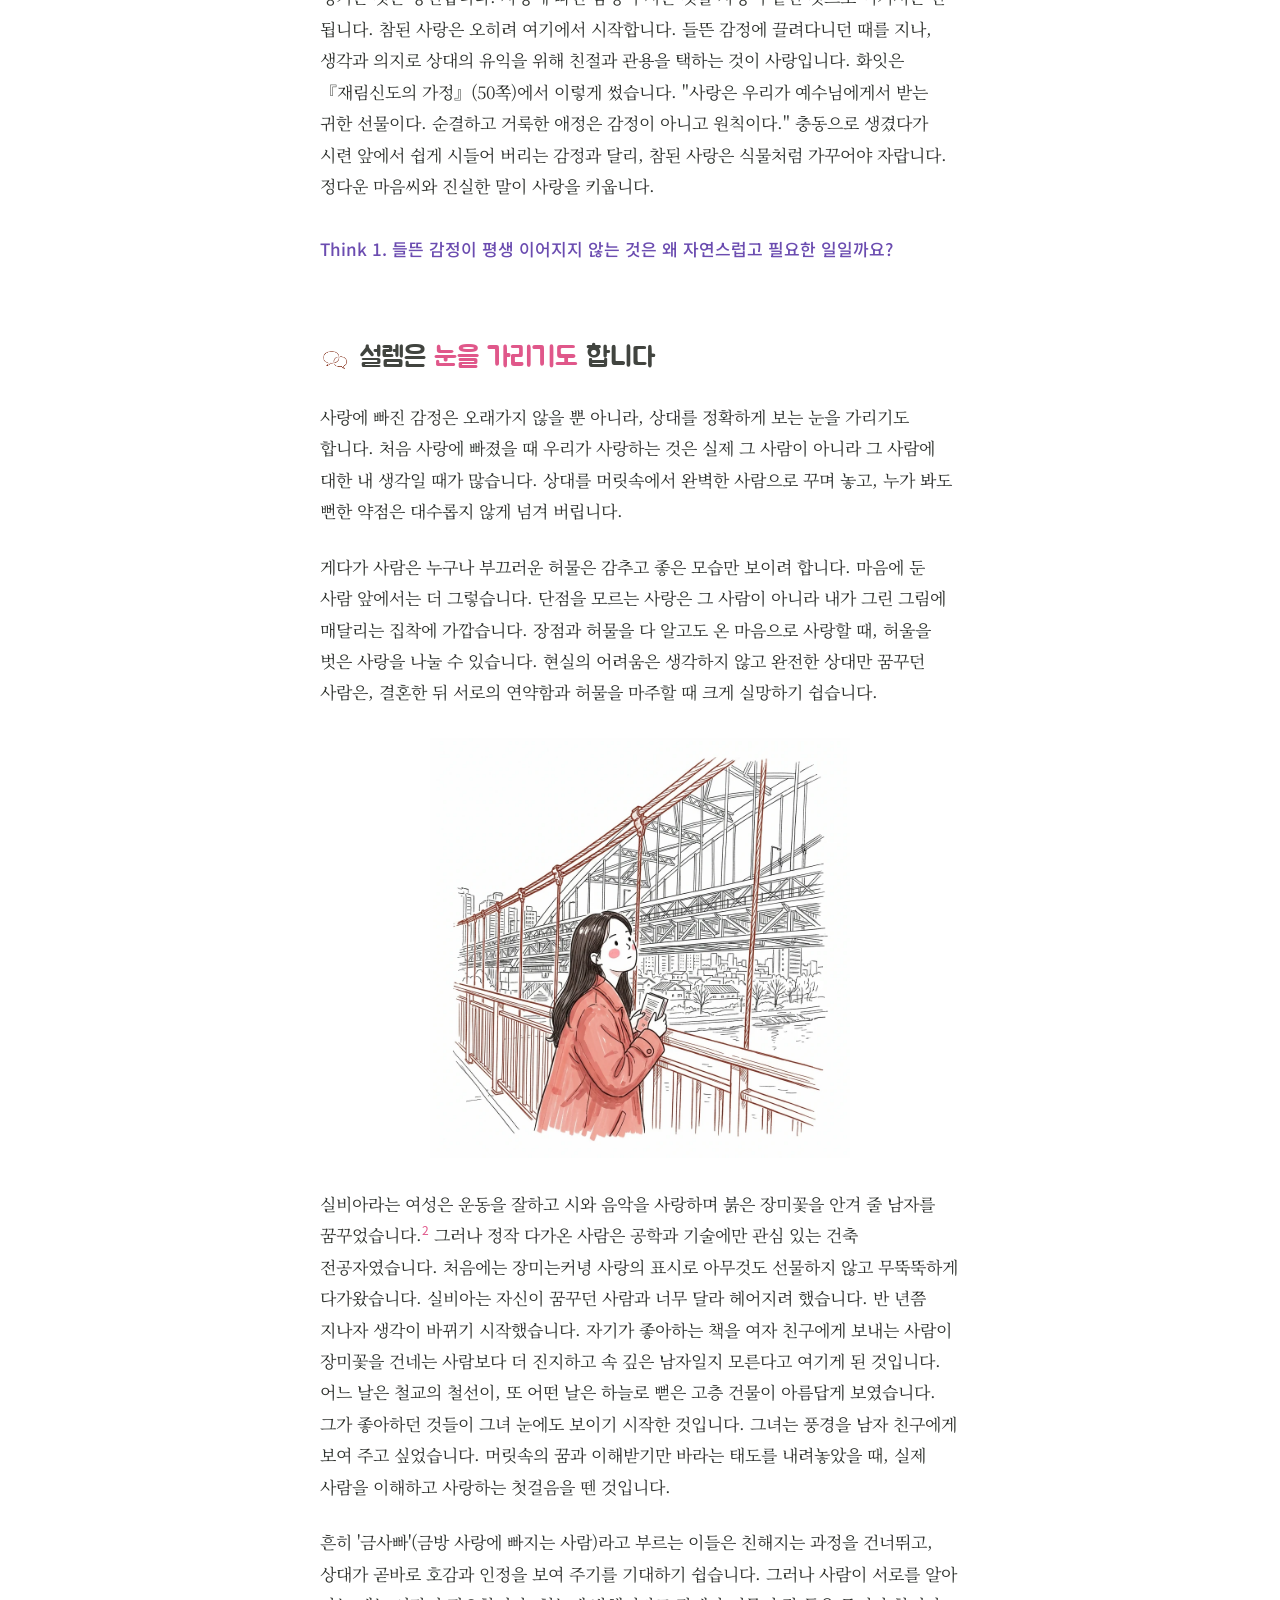
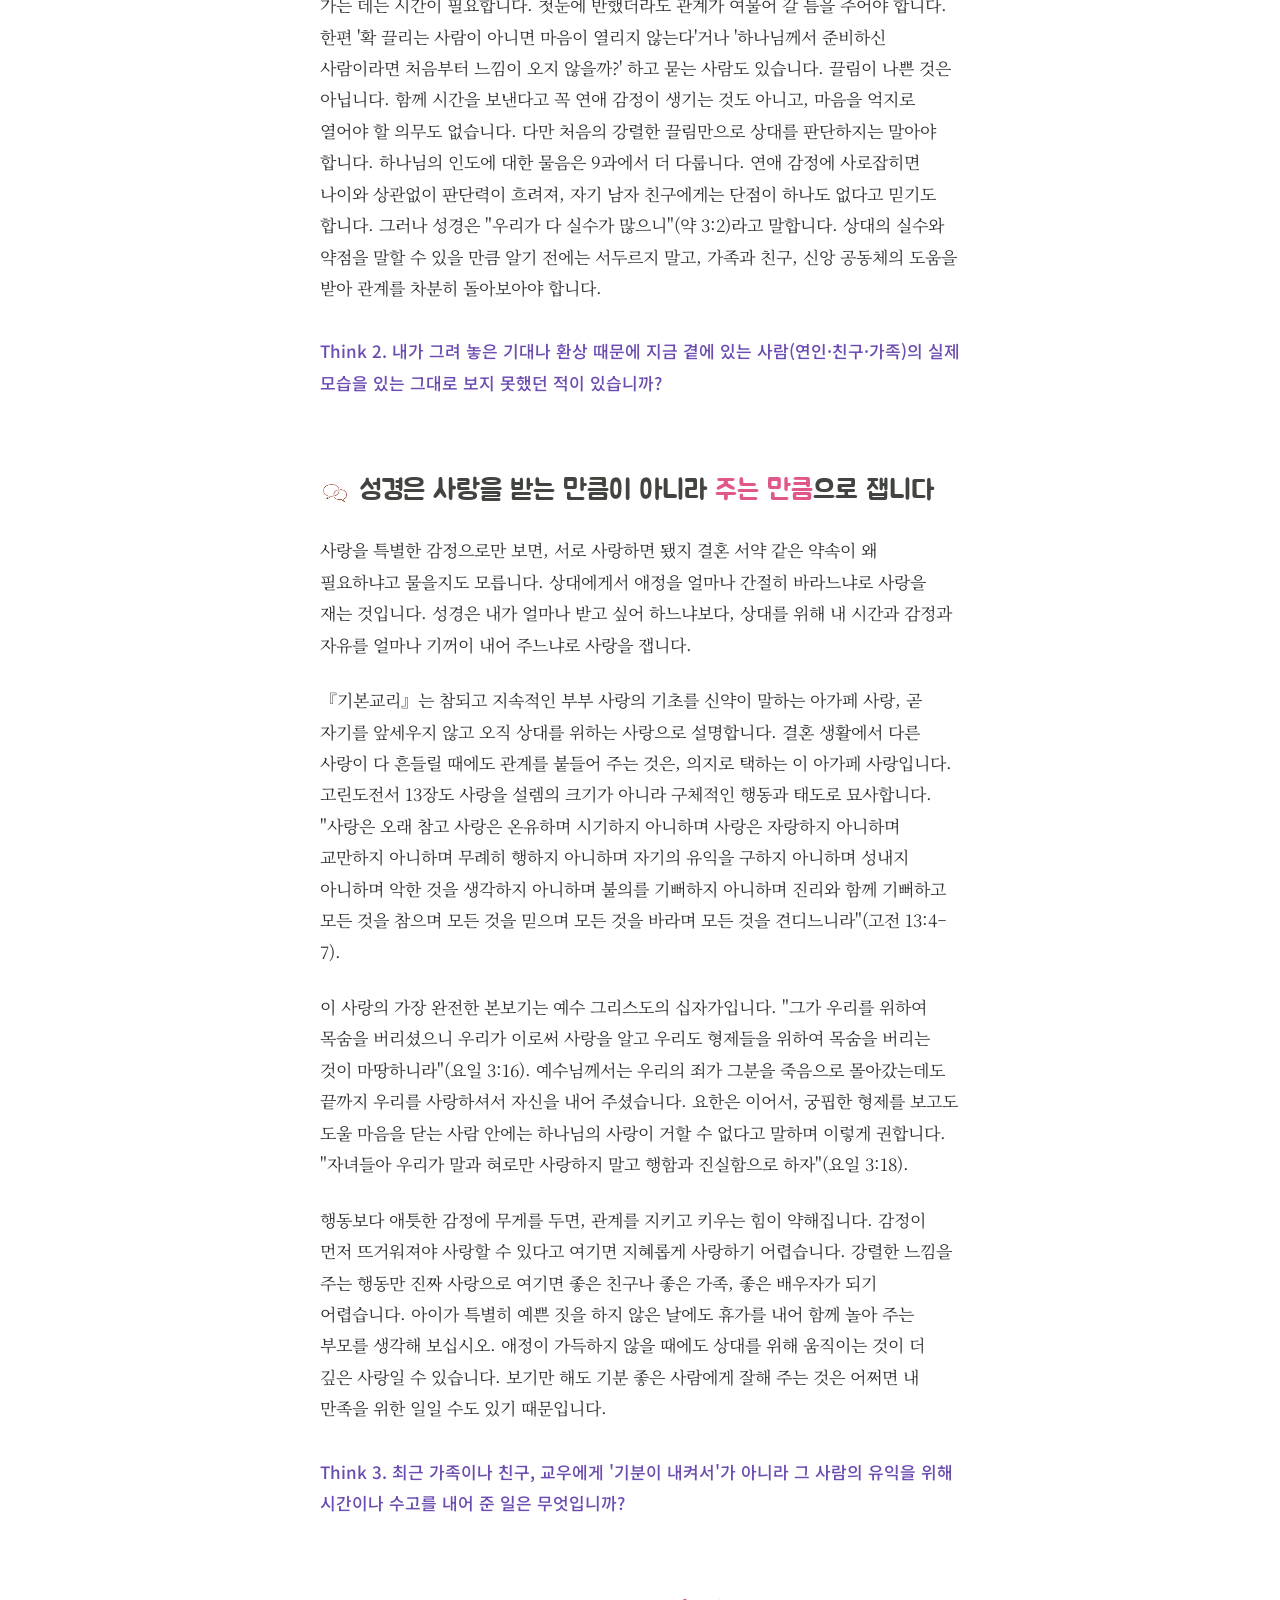
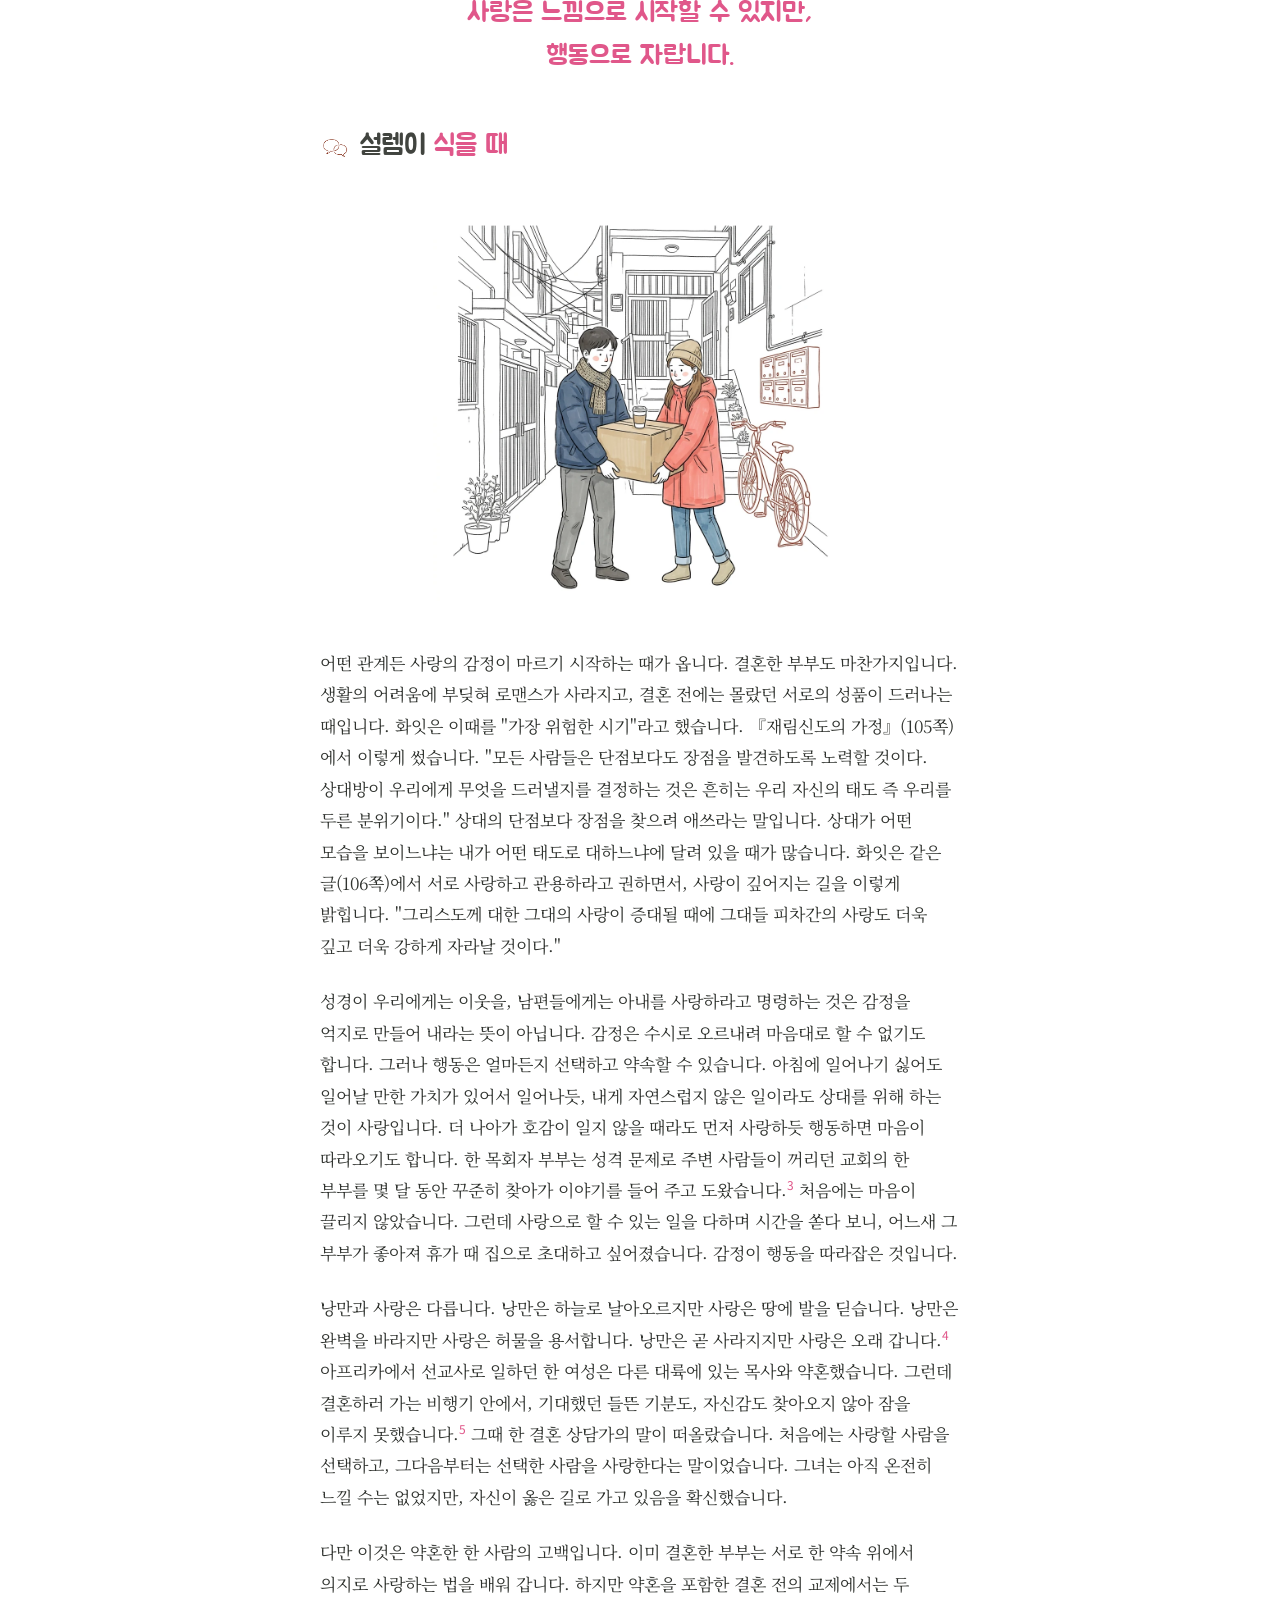
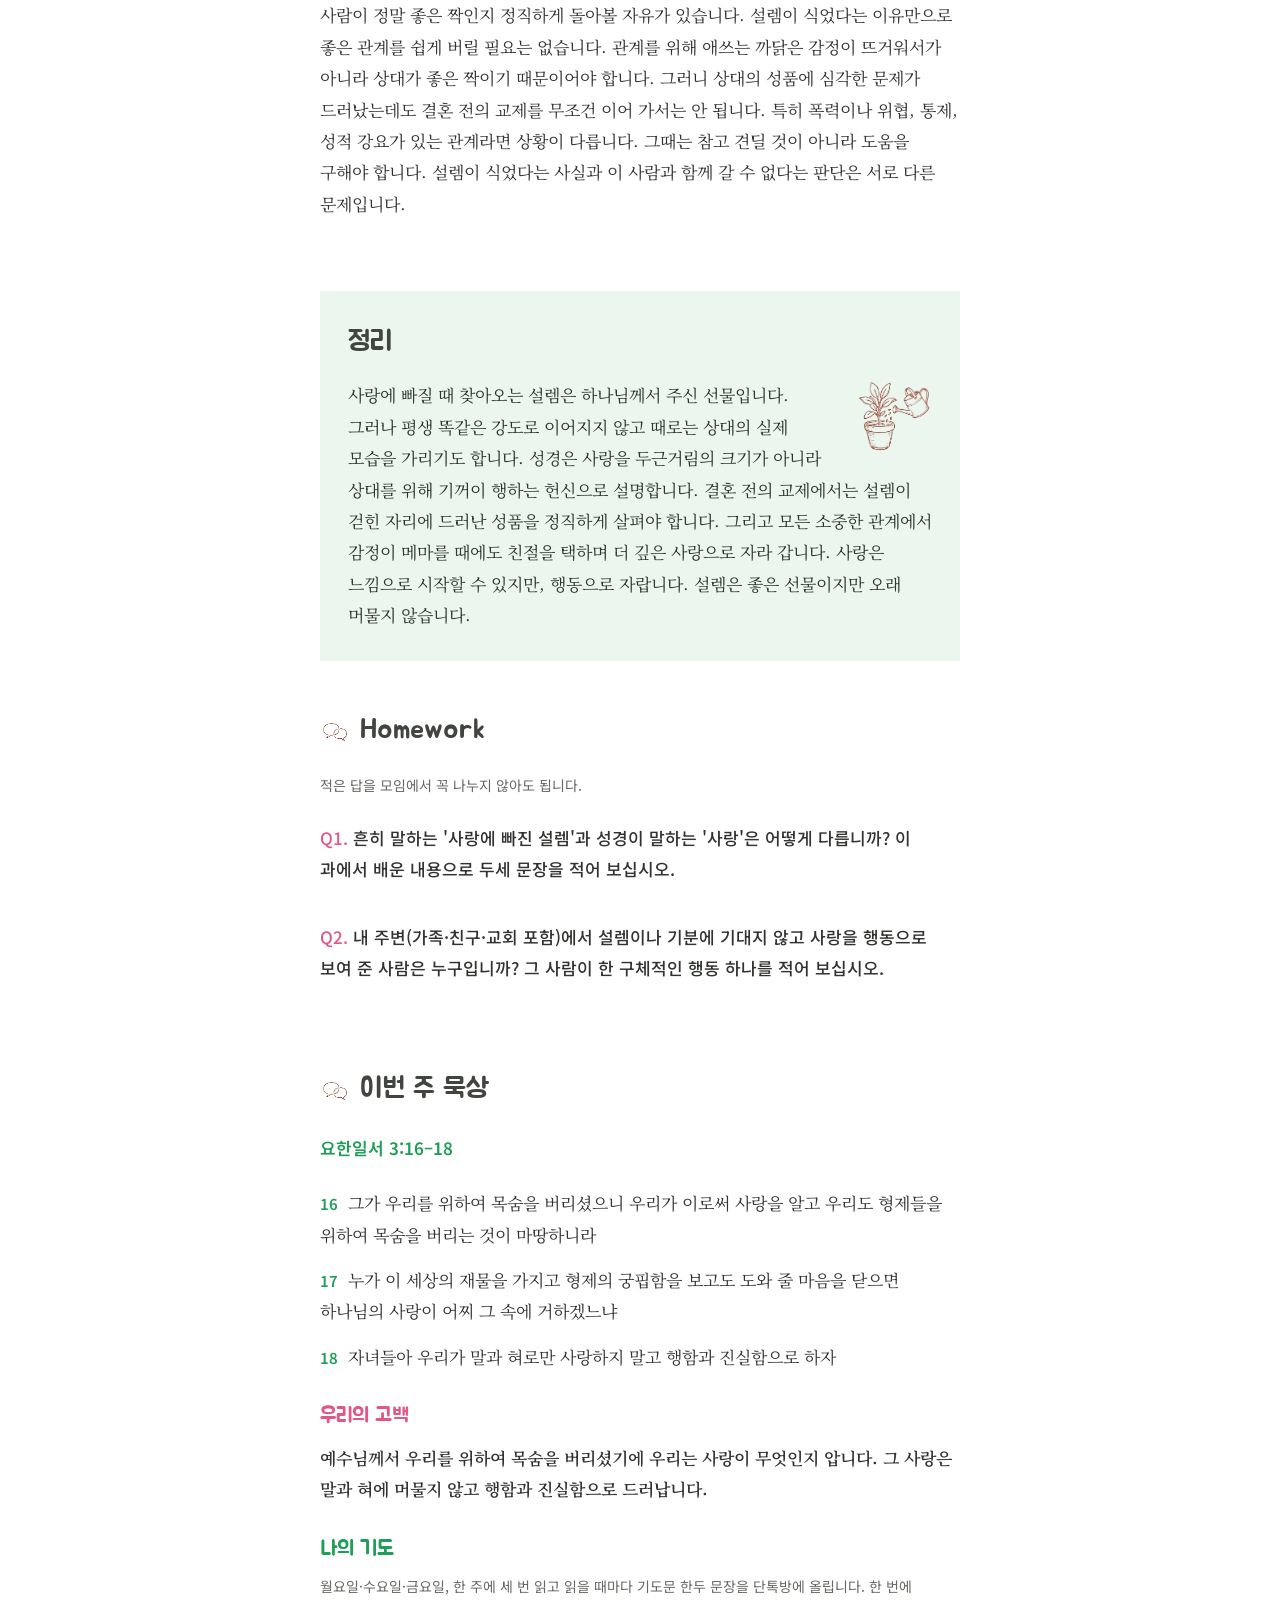
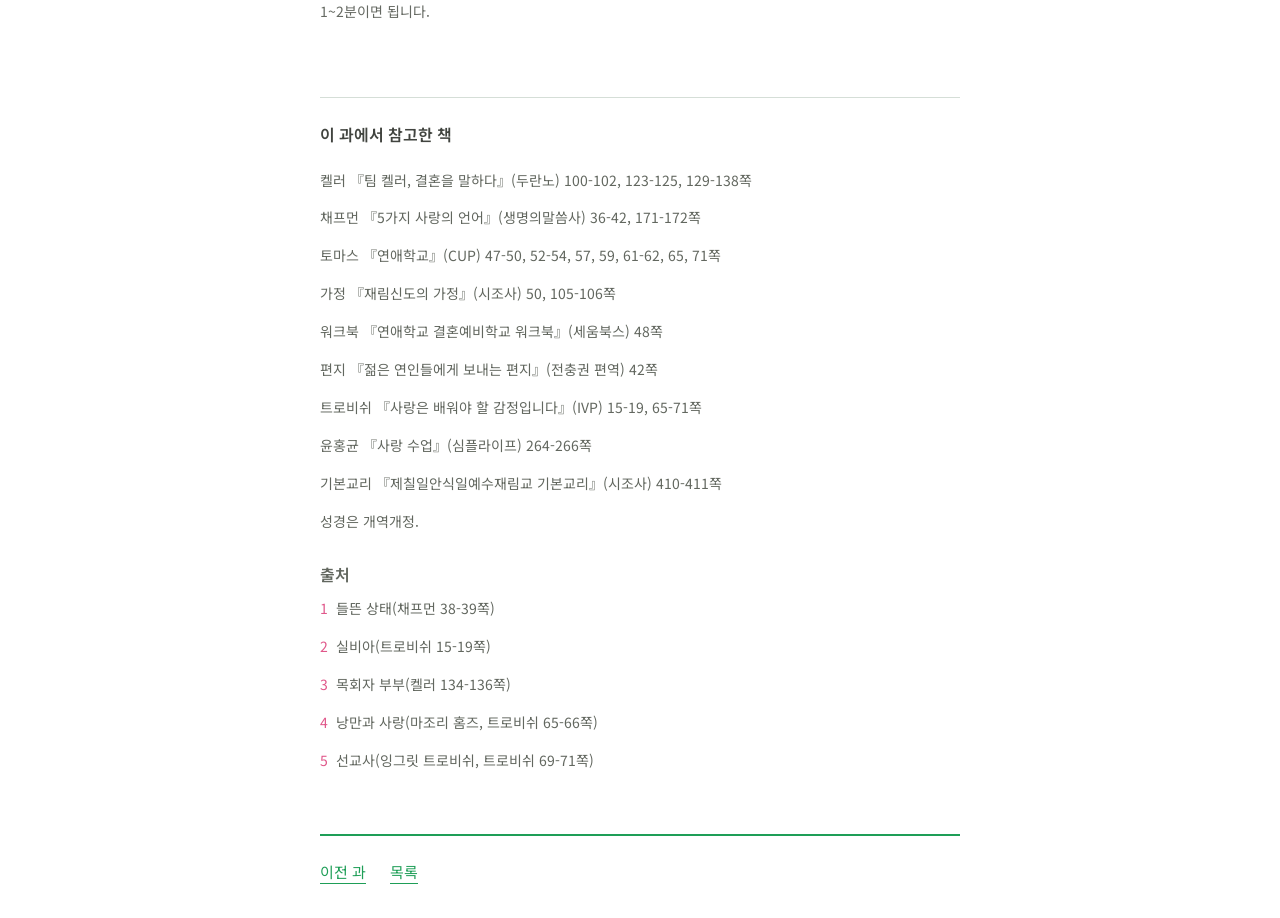
<file: 2.html>
<!doctype html>
<html lang="ko">
<head>
<meta charset="utf-8">
<meta name="viewport" content="width=device-width, initial-scale=1">
<meta name="robots" content="noindex, nofollow, noarchive">
<title>2과 설렘이 식으면 사랑도 끝날까요 — 우리, 사랑을 말하다</title>
<link rel="stylesheet" href="https://fonts.googleapis.com/css2?family=Jua&amp;family=Noto+Sans+KR:wght@400;500;600&amp;family=Noto+Serif+KR:wght@400;600&amp;display=swap">
<link rel="stylesheet" href="style.css">
</head>
<body><main><header><p class="lesson-number">2과</p><h1><span class="accent">설렘</span>이 식으면 사랑도 끝날까요</h1></header>
<img class="opener" src="img/02_1_카페의두사람_g.webp" width="1200" height="509" alt="">
<section class="panel opening">
<h2>여는 이야기</h2>
<img class="spot" src="img/점_찻잔_바짝.png" width="912" height="672" alt="">
<p>사귄 지 일 년 반 된 커플이 주말 저녁 카페에 마주 앉아 있습니다. 처음 사귈 때는 약속 시간 몇 시간 전부터 옷을 고르고, 멀리서 걸어오는 모습만 보아도 심장이 뛰었습니다. 헤어져 돌아가는 길에도 아쉬워서 다시 전화를 걸곤 했습니다. 그런데 요즘은 카페에 마주 앉아서도 각자 휴대전화를 보는 시간이 늘었습니다. 주말 약속을 잡을 때도 예전 같은 두근거림이 없습니다. 한 사람이 화면에서 눈을 떼고 조심스럽게 말을 꺼냅니다. &#x27;우리 요즘 예전 같지 않지? 마음이 식은 걸까?&#x27; 불안한 눈빛으로 묻는 말에 상대방은 웃으며 넘깁니다. &#x27;무슨 소리야, 오래 만나서 편해진 거지.&#x27;</p>
</section>
<section class="reading">
<h2><img class="icon" src="img/아이콘_말풍선_잘라냄.png" width="229" height="182" alt="">설렘은 <span class="accent">선물</span>이지만 오래 머물지는 않습니다</h2>
<p>성경이 말하는 사랑은 깊고 진한 감정을 부정하지 않습니다. 설렘은 하나님께서 주신 선물입니다. 사랑에 빠졌을 때 우리는 온종일 상대를 생각하고, 함께 시간을 보내는 것만으로도 행복과 안정감을 느낍니다. 상대와 마음이 통하고 매력을 느끼는 일은 기분 좋은 일이며, 그 기쁨 자체를 일부러 깎아내릴 필요는 없습니다.</p>
<p>문제는 들뜬 감정이 영원할 것이라고 믿는 데 있습니다. 사랑에 빠진 사람은 지금의 황홀한 기분이 평생 갈 것이라고 여기고, 다른 커플들은 감정이 식어도 우리는 다를 것이라고 확신합니다. 그러나 들뜬 상태가 이어진다면 공부나 일에 마음을 쏟기 어려울 것입니다.<sup><a href="#source-1" aria-label="출처 1">1</a></sup> 하나님께서 사람을 지으실 때 연애 감정이 평생 똑같이 이어지지 않게 하신 데는 까닭이 있습니다. 시간이 흐르면 뜨거운 흥분은 차츰 따뜻한 신뢰로 바뀝니다.</p>
<p>그런데도 많은 사람은 배우자를 고를 때 로맨틱한 끌림을 가장 중요한 기준으로 삼습니다. 예수님께서는 &quot;그런즉 너희는 먼저 그의 나라와 그의 의를 구하라&quot;(마 6:33)라고 말씀하셨지만, 정작 결혼 상대를 고를 때만은 이 말씀을 제쳐 두고 짜릿한 감정을 따라야 한다고 여깁니다. 상대를 존경하고 사랑하면서도 가슴이 뛸 만큼 강렬한 끌림이 없다는 이유로 관계를 접기도 합니다. 반대로 심각한 문제가 분명히 보이는데도 감정이 뜨겁다는 이유만으로 서둘러 인생을 걸기도 합니다.</p>
<p>들뜬 감정이 가라앉고 현실로 돌아오면 그동안 보이지 않던 서로의 차이와 허물이 눈에 들어옵니다. 사람은 저마다 원하는 것이 다르고, 날 때부터 자기중심적이어서, 갈등이 생기는 것은 당연합니다. 사랑에 빠진 감정이 시든 것을 사랑이 끝난 것으로 여겨서는 안 됩니다. 참된 사랑은 오히려 여기에서 시작합니다. 들뜬 감정에 끌려다니던 때를 지나, 생각과 의지로 상대의 유익을 위해 친절과 관용을 택하는 것이 사랑입니다. 화잇은 『재림신도의 가정』(50쪽)에서 이렇게 썼습니다. &quot;사랑은 우리가 예수님에게서 받는 귀한 선물이다. 순결하고 거룩한 애정은 감정이 아니고 원칙이다.&quot; 충동으로 생겼다가 시련 앞에서 쉽게 시들어 버리는 감정과 달리, 참된 사랑은 식물처럼 가꾸어야 자랍니다. 정다운 마음씨와 진실한 말이 사랑을 키웁니다.</p>
<p class="think"><span>Think 1. </span>들뜬 감정이 평생 이어지지 않는 것은 왜 자연스럽고 필요한 일일까요?</p>
</section>
<section class="reading">
<h2><img class="icon" src="img/아이콘_말풍선_잘라냄.png" width="229" height="182" alt="">설렘은 <span class="accent">눈을 가리기도</span> 합니다</h2>
<p>사랑에 빠진 감정은 오래가지 않을 뿐 아니라, 상대를 정확하게 보는 눈을 가리기도 합니다. 처음 사랑에 빠졌을 때 우리가 사랑하는 것은 실제 그 사람이 아니라 그 사람에 대한 내 생각일 때가 많습니다. 상대를 머릿속에서 완벽한 사람으로 꾸며 놓고, 누가 봐도 뻔한 약점은 대수롭지 않게 넘겨 버립니다.</p>
<p>게다가 사람은 누구나 부끄러운 허물은 감추고 좋은 모습만 보이려 합니다. 마음에 둔 사람 앞에서는 더 그렇습니다. 단점을 모르는 사랑은 그 사람이 아니라 내가 그린 그림에 매달리는 집착에 가깝습니다. 장점과 허물을 다 알고도 온 마음으로 사랑할 때, 허울을 벗은 사랑을 나눌 수 있습니다. 현실의 어려움은 생각하지 않고 완전한 상대만 꿈꾸던 사람은, 결혼한 뒤 서로의 연약함과 허물을 마주할 때 크게 실망하기 쉽습니다.</p>
<img class="illustration" src="img/02_3_예화_다리_g.webp" width="1024" height="1024" alt="">
<p>실비아라는 여성은 운동을 잘하고 시와 음악을 사랑하며 붉은 장미꽃을 안겨 줄 남자를 꿈꾸었습니다.<sup><a href="#source-2" aria-label="출처 2">2</a></sup> 그러나 정작 다가온 사람은 공학과 기술에만 관심 있는 건축 전공자였습니다. 처음에는 장미는커녕 사랑의 표시로 아무것도 선물하지 않고 무뚝뚝하게 다가왔습니다. 실비아는 자신이 꿈꾸던 사람과 너무 달라 헤어지려 했습니다. 반 년쯤 지나자 생각이 바뀌기 시작했습니다. 자기가 좋아하는 책을 여자 친구에게 보내는 사람이 장미꽃을 건네는 사람보다 더 진지하고 속 깊은 남자일지 모른다고 여기게 된 것입니다. 어느 날은 철교의 철선이, 또 어떤 날은 하늘로 뻗은 고층 건물이 아름답게 보였습니다. 그가 좋아하던 것들이 그녀 눈에도 보이기 시작한 것입니다. 그녀는 풍경을 남자 친구에게 보여 주고 싶었습니다. 머릿속의 꿈과 이해받기만 바라는 태도를 내려놓았을 때, 실제 사람을 이해하고 사랑하는 첫걸음을 뗀 것입니다.</p>
<p>흔히 &#x27;금사빠&#x27;(금방 사랑에 빠지는 사람)라고 부르는 이들은 친해지는 과정을 건너뛰고, 상대가 곧바로 호감과 인정을 보여 주기를 기대하기 쉽습니다. 그러나 사람이 서로를 알아 가는 데는 시간이 필요합니다. 첫눈에 반했더라도 관계가 여물어 갈 틈을 주어야 합니다. 한편 &#x27;확 끌리는 사람이 아니면 마음이 열리지 않는다&#x27;거나 &#x27;하나님께서 준비하신 사람이라면 처음부터 느낌이 오지 않을까?&#x27; 하고 묻는 사람도 있습니다. 끌림이 나쁜 것은 아닙니다. 함께 시간을 보낸다고 꼭 연애 감정이 생기는 것도 아니고, 마음을 억지로 열어야 할 의무도 없습니다. 다만 처음의 강렬한 끌림만으로 상대를 판단하지는 말아야 합니다. 하나님의 인도에 대한 물음은 9과에서 더 다룹니다. 연애 감정에 사로잡히면 나이와 상관없이 판단력이 흐려져, 자기 남자 친구에게는 단점이 하나도 없다고 믿기도 합니다. 그러나 성경은 &quot;우리가 다 실수가 많으니&quot;(약 3:2)라고 말합니다. 상대의 실수와 약점을 말할 수 있을 만큼 알기 전에는 서두르지 말고, 가족과 친구, 신앙 공동체의 도움을 받아 관계를 차분히 돌아보아야 합니다.</p>
<p class="think"><span>Think 2. </span>내가 그려 놓은 기대나 환상 때문에 지금 곁에 있는 사람(연인·친구·가족)의 실제 모습을 있는 그대로 보지 못했던 적이 있습니까?</p>
</section>
<section class="reading">
<h2><img class="icon" src="img/아이콘_말풍선_잘라냄.png" width="229" height="182" alt="">성경은 사랑을 받는 만큼이 아니라 <span class="accent">주는 만큼</span>으로 잽니다</h2>
<p>사랑을 특별한 감정으로만 보면, 서로 사랑하면 됐지 결혼 서약 같은 약속이 왜 필요하냐고 물을지도 모릅니다. 상대에게서 애정을 얼마나 간절히 바라느냐로 사랑을 재는 것입니다. 성경은 내가 얼마나 받고 싶어 하느냐보다, 상대를 위해 내 시간과 감정과 자유를 얼마나 기꺼이 내어 주느냐로 사랑을 잽니다.</p>
<p>『기본교리』는 참되고 지속적인 부부 사랑의 기초를 신약이 말하는 아가페 사랑, 곧 자기를 앞세우지 않고 오직 상대를 위하는 사랑으로 설명합니다. 결혼 생활에서 다른 사랑이 다 흔들릴 때에도 관계를 붙들어 주는 것은, 의지로 택하는 이 아가페 사랑입니다. 고린도전서 13장도 사랑을 설렘의 크기가 아니라 구체적인 행동과 태도로 묘사합니다. &quot;사랑은 오래 참고 사랑은 온유하며 시기하지 아니하며 사랑은 자랑하지 아니하며 교만하지 아니하며 무례히 행하지 아니하며 자기의 유익을 구하지 아니하며 성내지 아니하며 악한 것을 생각하지 아니하며 불의를 기뻐하지 아니하며 진리와 함께 기뻐하고 모든 것을 참으며 모든 것을 믿으며 모든 것을 바라며 모든 것을 견디느니라&quot;(고전 13:4–7).</p>
<p>이 사랑의 가장 완전한 본보기는 예수 그리스도의 십자가입니다. &quot;그가 우리를 위하여 목숨을 버리셨으니 우리가 이로써 사랑을 알고 우리도 형제들을 위하여 목숨을 버리는 것이 마땅하니라&quot;(요일 3:16). 예수님께서는 우리의 죄가 그분을 죽음으로 몰아갔는데도 끝까지 우리를 사랑하셔서 자신을 내어 주셨습니다. 요한은 이어서, 궁핍한 형제를 보고도 도울 마음을 닫는 사람 안에는 하나님의 사랑이 거할 수 없다고 말하며 이렇게 권합니다. &quot;자녀들아 우리가 말과 혀로만 사랑하지 말고 행함과 진실함으로 하자&quot;(요일 3:18).</p>
<p>행동보다 애틋한 감정에 무게를 두면, 관계를 지키고 키우는 힘이 약해집니다. 감정이 먼저 뜨거워져야 사랑할 수 있다고 여기면 지혜롭게 사랑하기 어렵습니다. 강렬한 느낌을 주는 행동만 진짜 사랑으로 여기면 좋은 친구나 좋은 가족, 좋은 배우자가 되기 어렵습니다. 아이가 특별히 예쁜 짓을 하지 않은 날에도 휴가를 내어 함께 놀아 주는 부모를 생각해 보십시오. 애정이 가득하지 않을 때에도 상대를 위해 움직이는 것이 더 깊은 사랑일 수 있습니다. 보기만 해도 기분 좋은 사람에게 잘해 주는 것은 어쩌면 내 만족을 위한 일일 수도 있기 때문입니다.</p>
<p class="think"><span>Think 3. </span>최근 가족이나 친구, 교우에게 &#x27;기분이 내켜서&#x27;가 아니라 그 사람의 유익을 위해 시간이나 수고를 내어 준 일은 무엇입니까?</p>
</section>
<blockquote class="pull"><span>사랑은 느낌으로 시작할 수 있지만,</span><span>행동으로 자랍니다.</span></blockquote>
<section class="reading">
<h2><img class="icon" src="img/아이콘_말풍선_잘라냄.png" width="229" height="182" alt="">설렘이 <span class="accent">식을 때</span></h2>
<img class="illustration" src="img/02_2_평범한돌봄_g2.webp" width="1024" height="1024" alt="">
<p>어떤 관계든 사랑의 감정이 마르기 시작하는 때가 옵니다. 결혼한 부부도 마찬가지입니다. 생활의 어려움에 부딪혀 로맨스가 사라지고, 결혼 전에는 몰랐던 서로의 성품이 드러나는 때입니다. 화잇은 이때를 &quot;가장 위험한 시기&quot;라고 했습니다. 『재림신도의 가정』(105쪽)에서 이렇게 썼습니다. &quot;모든 사람들은 단점보다도 장점을 발견하도록 노력할 것이다. 상대방이 우리에게 무엇을 드러낼지를 결정하는 것은 흔히는 우리 자신의 태도 즉 우리를 두른 분위기이다.&quot; 상대의 단점보다 장점을 찾으려 애쓰라는 말입니다. 상대가 어떤 모습을 보이느냐는 내가 어떤 태도로 대하느냐에 달려 있을 때가 많습니다. 화잇은 같은 글(106쪽)에서 서로 사랑하고 관용하라고 권하면서, 사랑이 깊어지는 길을 이렇게 밝힙니다. &quot;그리스도께 대한 그대의 사랑이 증대될 때에 그대들 피차간의 사랑도 더욱 깊고 더욱 강하게 자라날 것이다.&quot;</p>
<p>성경이 우리에게는 이웃을, 남편들에게는 아내를 사랑하라고 명령하는 것은 감정을 억지로 만들어 내라는 뜻이 아닙니다. 감정은 수시로 오르내려 마음대로 할 수 없기도 합니다. 그러나 행동은 얼마든지 선택하고 약속할 수 있습니다. 아침에 일어나기 싫어도 일어날 만한 가치가 있어서 일어나듯, 내게 자연스럽지 않은 일이라도 상대를 위해 하는 것이 사랑입니다. 더 나아가 호감이 일지 않을 때라도 먼저 사랑하듯 행동하면 마음이 따라오기도 합니다. 한 목회자 부부는 성격 문제로 주변 사람들이 꺼리던 교회의 한 부부를 몇 달 동안 꾸준히 찾아가 이야기를 들어 주고 도왔습니다.<sup><a href="#source-3" aria-label="출처 3">3</a></sup> 처음에는 마음이 끌리지 않았습니다. 그런데 사랑으로 할 수 있는 일을 다하며 시간을 쏟다 보니, 어느새 그 부부가 좋아져 휴가 때 집으로 초대하고 싶어졌습니다. 감정이 행동을 따라잡은 것입니다.</p>
<p>낭만과 사랑은 다릅니다. 낭만은 하늘로 날아오르지만 사랑은 땅에 발을 딛습니다. 낭만은 완벽을 바라지만 사랑은 허물을 용서합니다. 낭만은 곧 사라지지만 사랑은 오래 갑니다.<sup><a href="#source-4" aria-label="출처 4">4</a></sup> 아프리카에서 선교사로 일하던 한 여성은 다른 대륙에 있는 목사와 약혼했습니다. 그런데 결혼하러 가는 비행기 안에서, 기대했던 들뜬 기분도, 자신감도 찾아오지 않아 잠을 이루지 못했습니다.<sup><a href="#source-5" aria-label="출처 5">5</a></sup> 그때 한 결혼 상담가의 말이 떠올랐습니다. 처음에는 사랑할 사람을 선택하고, 그다음부터는 선택한 사람을 사랑한다는 말이었습니다. 그녀는 아직 온전히 느낄 수는 없었지만, 자신이 옳은 길로 가고 있음을 확신했습니다.</p>
<p>다만 이것은 약혼한 한 사람의 고백입니다. 이미 결혼한 부부는 서로 한 약속 위에서 의지로 사랑하는 법을 배워 갑니다. 하지만 약혼을 포함한 결혼 전의 교제에서는 두 사람이 정말 좋은 짝인지 정직하게 돌아볼 자유가 있습니다. 설렘이 식었다는 이유만으로 좋은 관계를 쉽게 버릴 필요는 없습니다. 관계를 위해 애쓰는 까닭은 감정이 뜨거워서가 아니라 상대가 좋은 짝이기 때문이어야 합니다. 그러니 상대의 성품에 심각한 문제가 드러났는데도 결혼 전의 교제를 무조건 이어 가서는 안 됩니다. 특히 폭력이나 위협, 통제, 성적 강요가 있는 관계라면 상황이 다릅니다. 그때는 참고 견딜 것이 아니라 도움을 구해야 합니다. 설렘이 식었다는 사실과 이 사람과 함께 갈 수 없다는 판단은 서로 다른 문제입니다.</p>
</section>
<section class="panel summary">
<h2>정리</h2>
<img class="spot" src="img/점_화분_잘라냄.png" width="374" height="362" alt="">
<p>사랑에 빠질 때 찾아오는 설렘은 하나님께서 주신 선물입니다. 그러나 평생 똑같은 강도로 이어지지 않고 때로는 상대의 실제 모습을 가리기도 합니다. 성경은 사랑을 두근거림의 크기가 아니라 상대를 위해 기꺼이 행하는 헌신으로 설명합니다. 결혼 전의 교제에서는 설렘이 걷힌 자리에 드러난 성품을 정직하게 살펴야 합니다. 그리고 모든 소중한 관계에서 감정이 메마를 때에도 친절을 택하며 더 깊은 사랑으로 자라 갑니다. 사랑은 느낌으로 시작할 수 있지만, 행동으로 자랍니다. 설렘은 좋은 선물이지만 오래 머물지 않습니다.</p>
</section>
<section class="reading">
<h2><img class="icon" src="img/아이콘_말풍선_잘라냄.png" width="229" height="182" alt="">Homework</h2>
<p class="helper">적은 답을 모임에서 꼭 나누지 않아도 됩니다.</p>
<p class="homework"><span class="hw-number">Q1. </span>흔히 말하는 &#x27;사랑에 빠진 설렘&#x27;과 성경이 말하는 &#x27;사랑&#x27;은 어떻게 다릅니까? 이 과에서 배운 내용으로 두세 문장을 적어 보십시오.</p>
<p class="homework"><span class="hw-number">Q2. </span>내 주변(가족·친구·교회 포함)에서 설렘이나 기분에 기대지 않고 사랑을 행동으로 보여 준 사람은 누구입니까? 그 사람이 한 구체적인 행동 하나를 적어 보십시오.</p>
</section>
<section class="reading">
<h2><img class="icon" src="img/아이콘_말풍선_잘라냄.png" width="229" height="182" alt="">이번 주 묵상</h2>
<p class="vref">요한일서 3:16–18</p>
<p class="verse"><span class="verse-number">16</span>그가 우리를 위하여 목숨을 버리셨으니 우리가 이로써 사랑을 알고 우리도 형제들을 위하여 목숨을 버리는 것이 마땅하니라</p>
<p class="verse"><span class="verse-number">17</span>누가 이 세상의 재물을 가지고 형제의 궁핍함을 보고도 도와 줄 마음을 닫으면 하나님의 사랑이 어찌 그 속에 거하겠느냐</p>
<p class="verse"><span class="verse-number">18</span>자녀들아 우리가 말과 혀로만 사랑하지 말고 행함과 진실함으로 하자</p>
<h3 class="confession-title">우리의 고백</h3><p class="confession">예수님께서 우리를 위하여 목숨을 버리셨기에 우리는 사랑이 무엇인지 압니다. 그 사랑은 말과 혀에 머물지 않고 행함과 진실함으로 드러납니다.</p>
<h3 class="prayer-title">나의 기도</h3>
<p class="helper">월요일·수요일·금요일, 한 주에 세 번 읽고 읽을 때마다 기도문 한두 문장을 단톡방에 올립니다. 한 번에 1~2분이면 됩니다.</p>
</section>
<section class="notes"><h2>이 과에서 참고한 책</h2>
<p class="book">켈러  『팀 켈러, 결혼을 말하다』(두란노) 100‑102, 123‑125, 129‑138쪽</p>
<p class="book">채프먼  『5가지 사랑의 언어』(생명의말씀사) 36‑42, 171‑172쪽</p>
<p class="book">토마스  『연애학교』(CUP) 47‑50, 52‑54, 57, 59, 61‑62, 65, 71쪽</p>
<p class="book">가정  『재림신도의 가정』(시조사) 50, 105‑106쪽</p>
<p class="book">워크북  『연애학교 결혼예비학교 워크북』(세움북스) 48쪽</p>
<p class="book">편지  『젊은 연인들에게 보내는 편지』(전충권 편역) 42쪽</p>
<p class="book">트로비쉬  『사랑은 배워야 할 감정입니다』(IVP) 15‑19, 65‑71쪽</p>
<p class="book">윤홍균  『사랑 수업』(심플라이프) 264‑266쪽</p>
<p class="book">기본교리  『제칠일안식일예수재림교 기본교리』(시조사) 410‑411쪽</p>
<p>성경은 개역개정.</p>
<h3>출처</h3>
<p id="source-1"><span class="source-number">1</span>들뜬 상태(채프먼 38‑39쪽)</p>
<p id="source-2"><span class="source-number">2</span>실비아(트로비쉬 15‑19쪽)</p>
<p id="source-3"><span class="source-number">3</span>목회자 부부(켈러 134‑136쪽)</p>
<p id="source-4"><span class="source-number">4</span>낭만과 사랑(마조리 홈즈, 트로비쉬 65‑66쪽)</p>
<p id="source-5"><span class="source-number">5</span>선교사(잉그릿 트로비쉬, 트로비쉬 69‑71쪽)</p>
</section><nav aria-label="과 이동">
<a href="1.html">이전 과</a>
<a href="index.html">목록</a>
</nav></main></body>
</html>
</file>
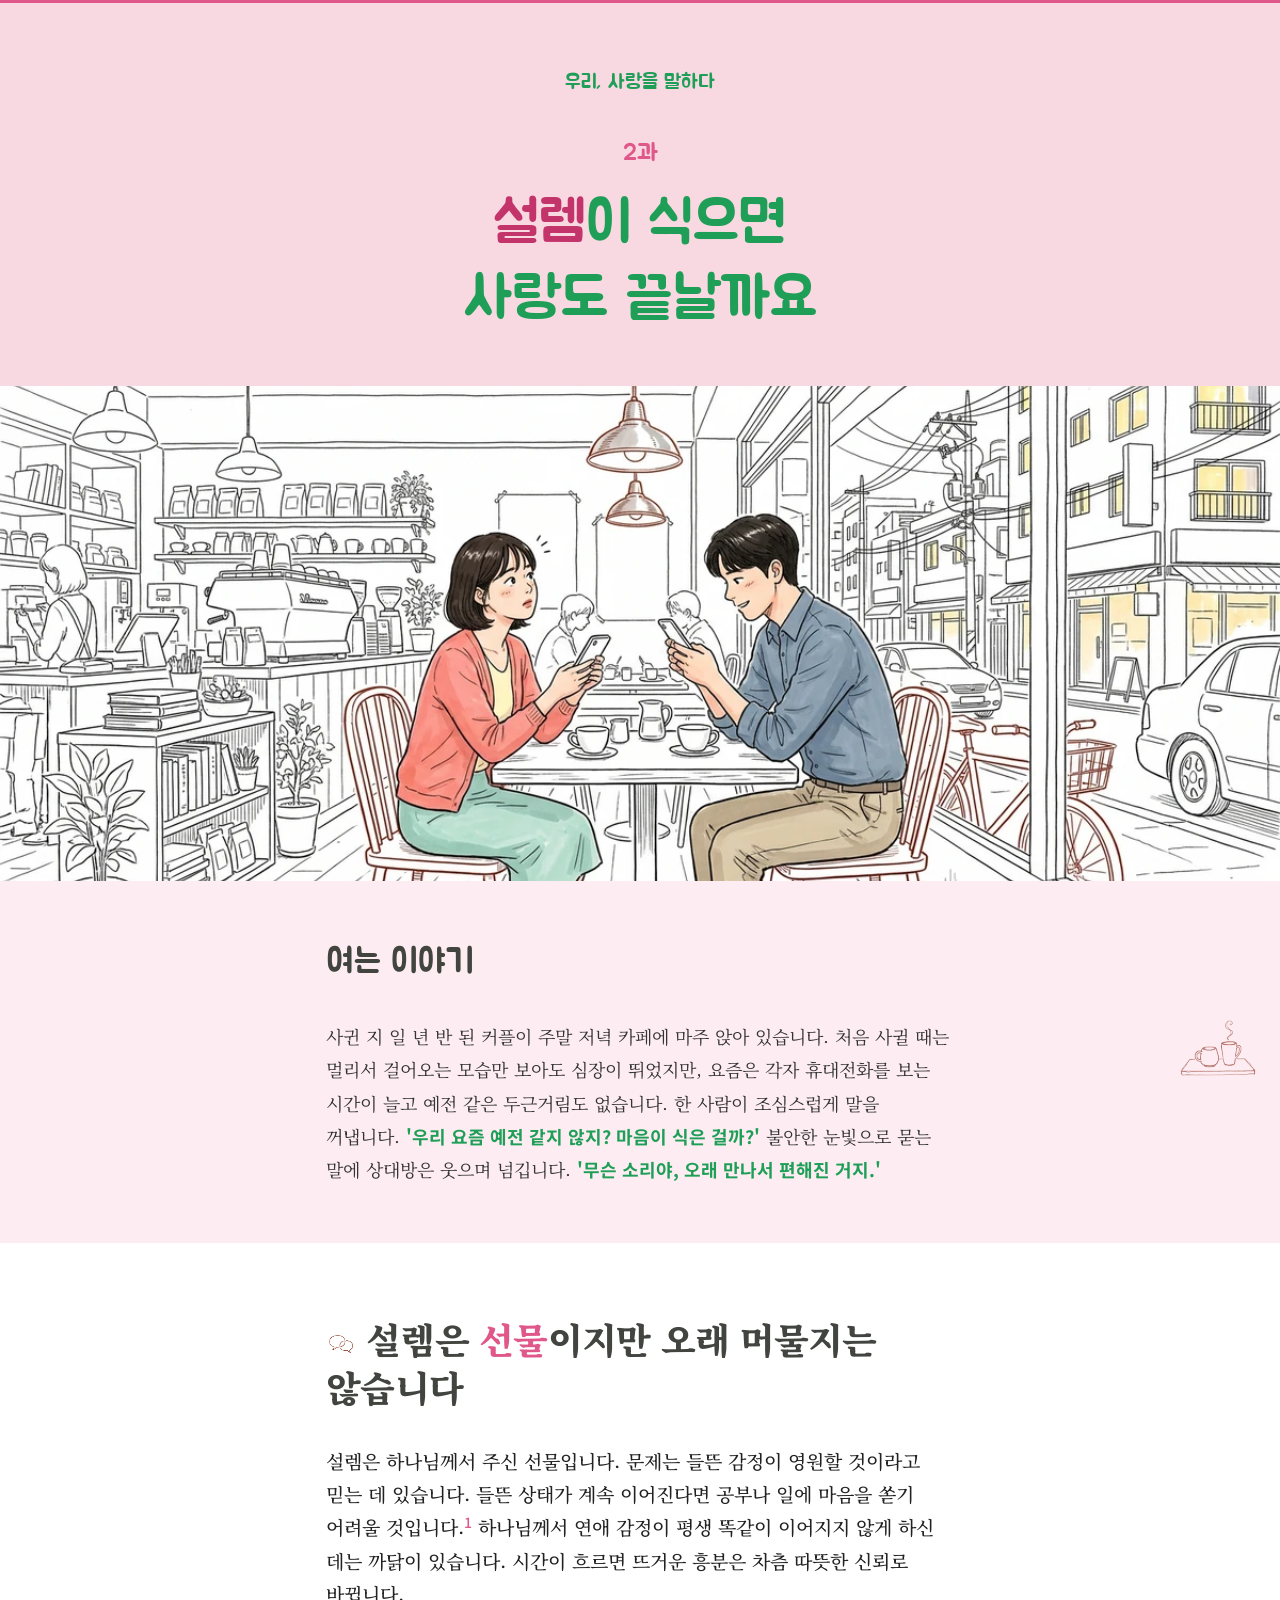
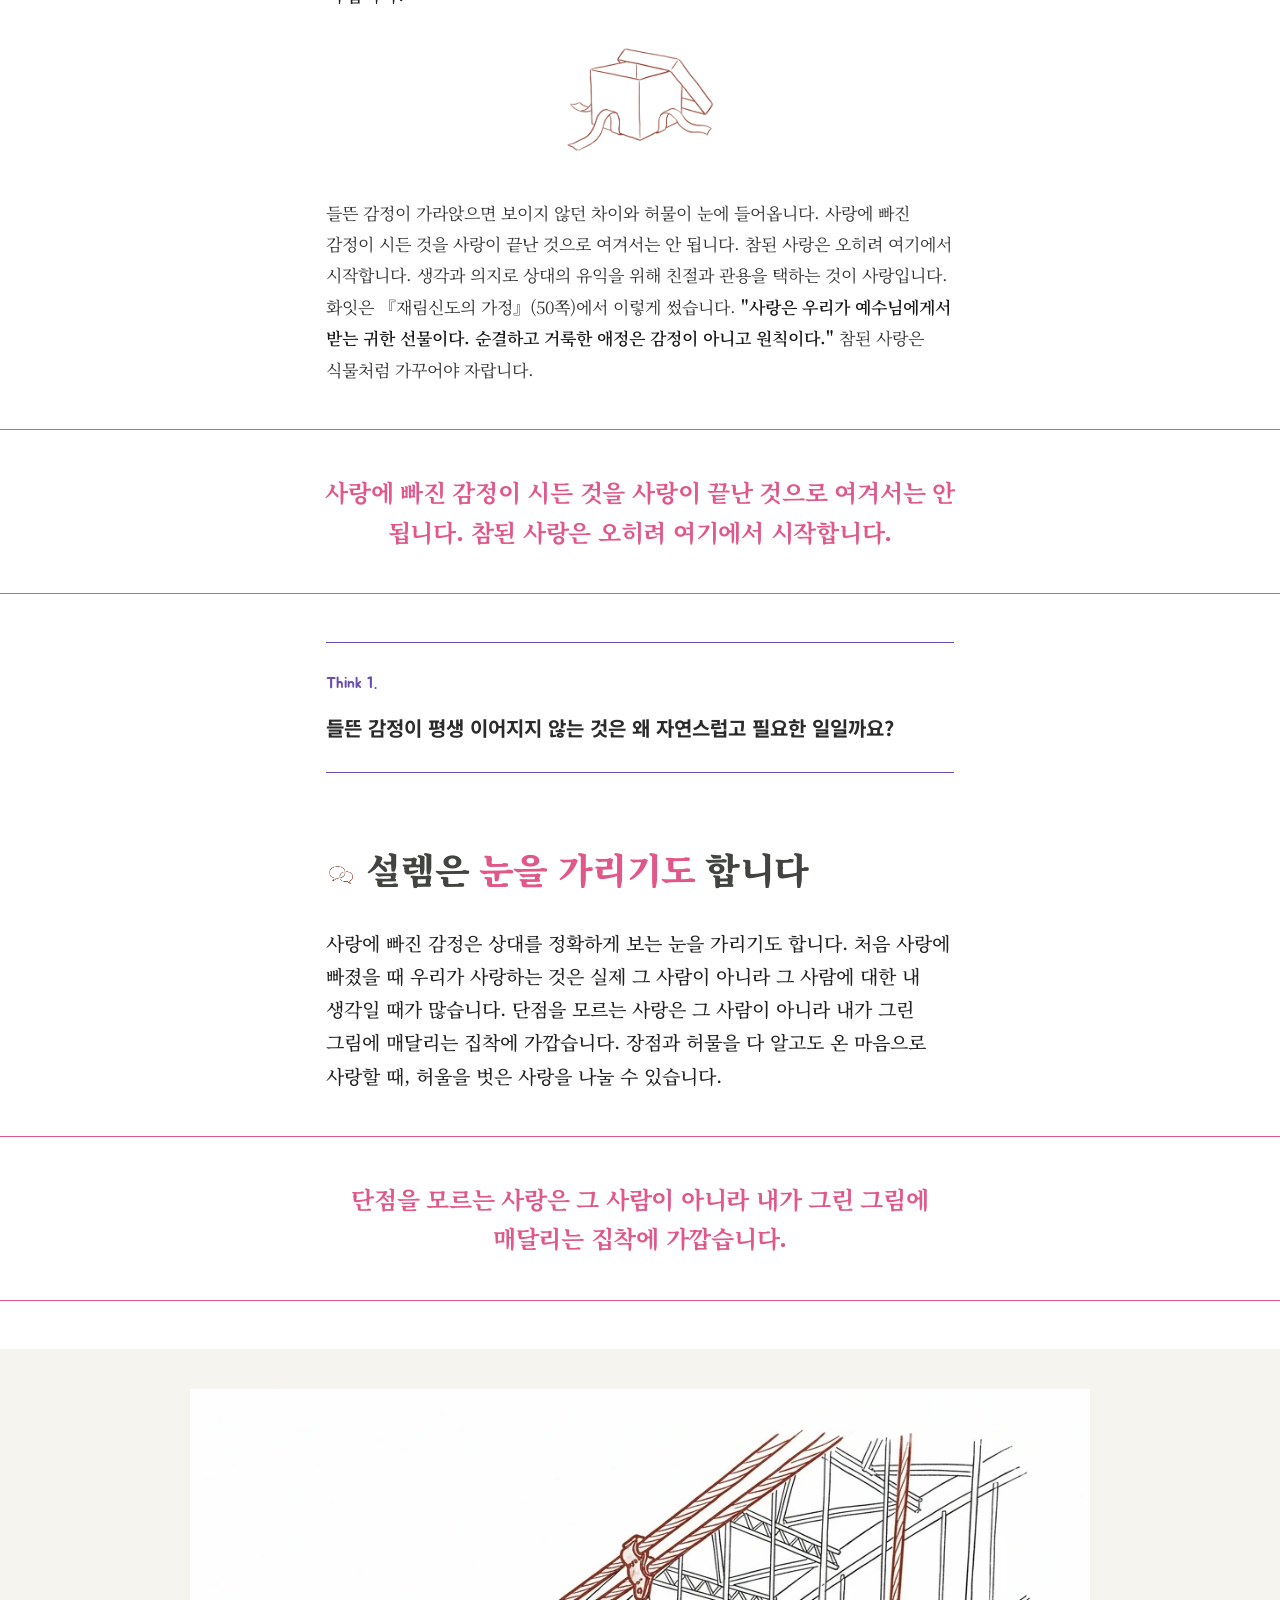
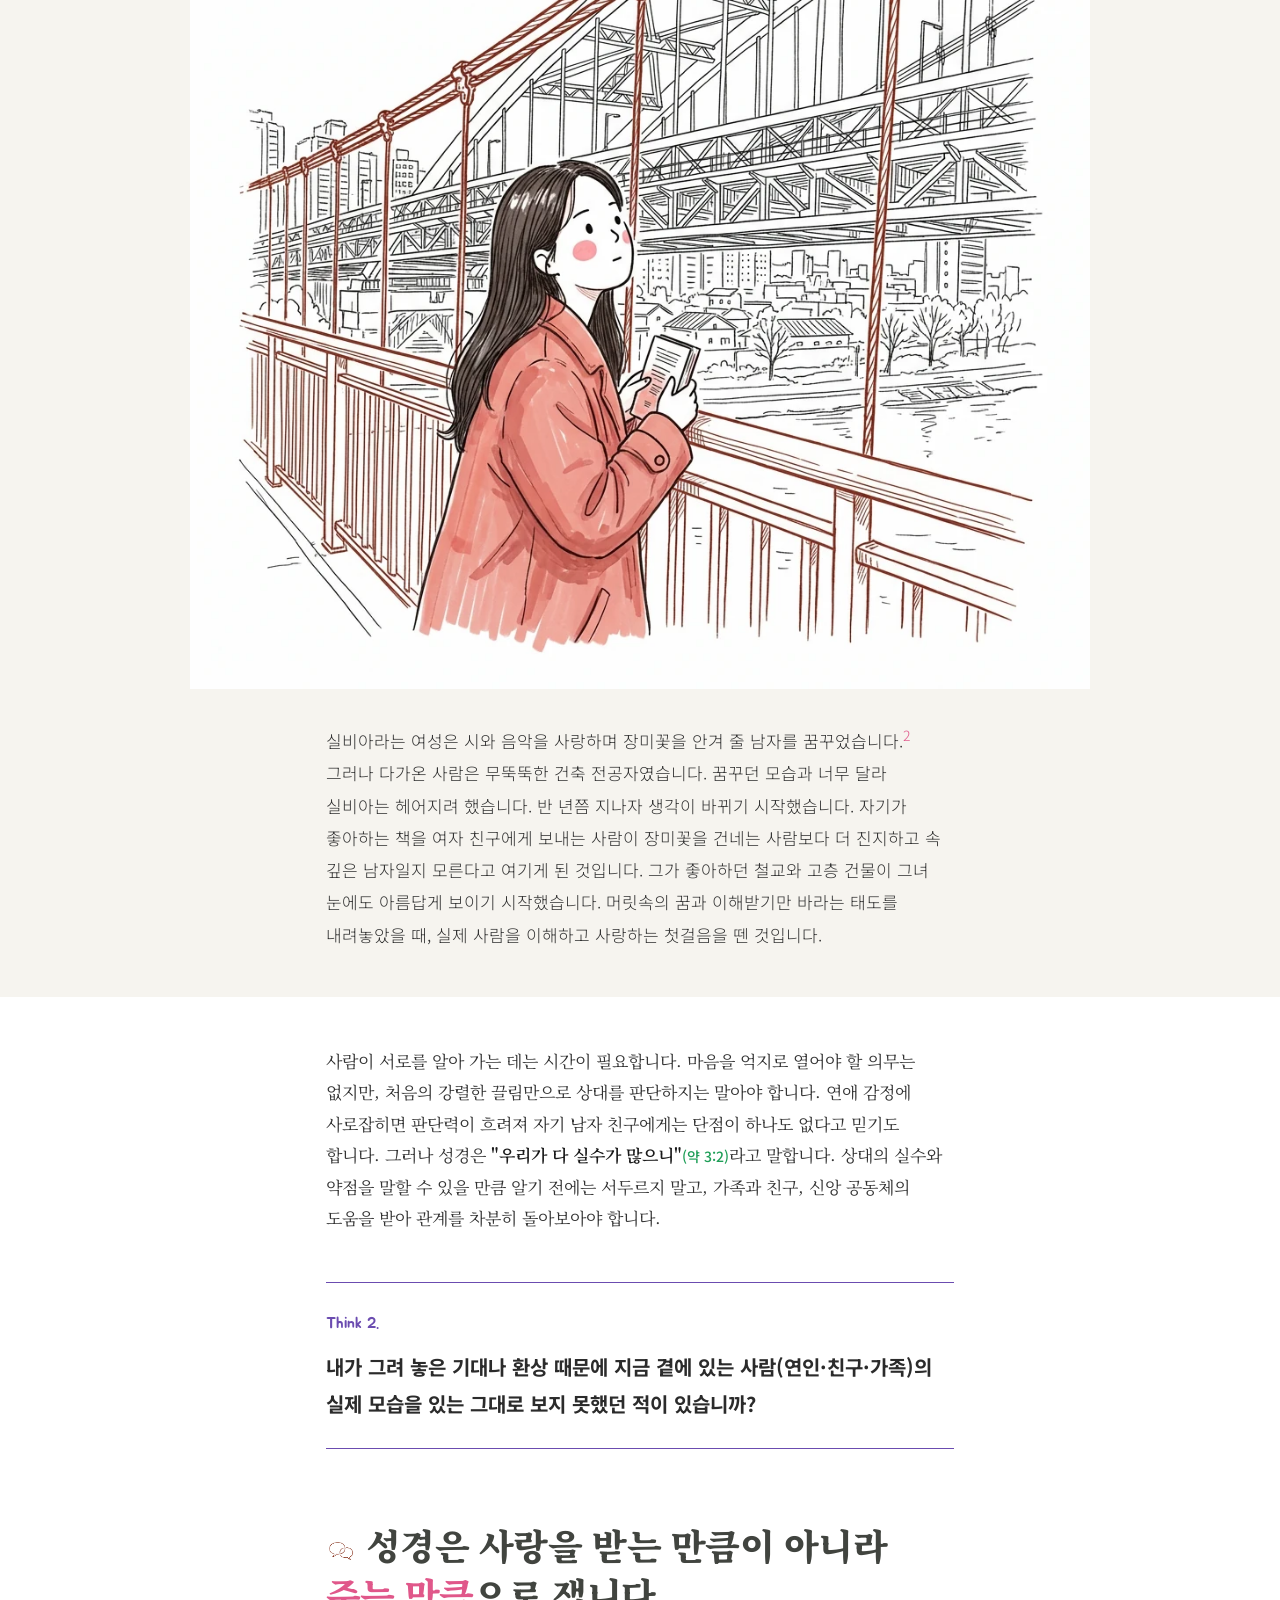
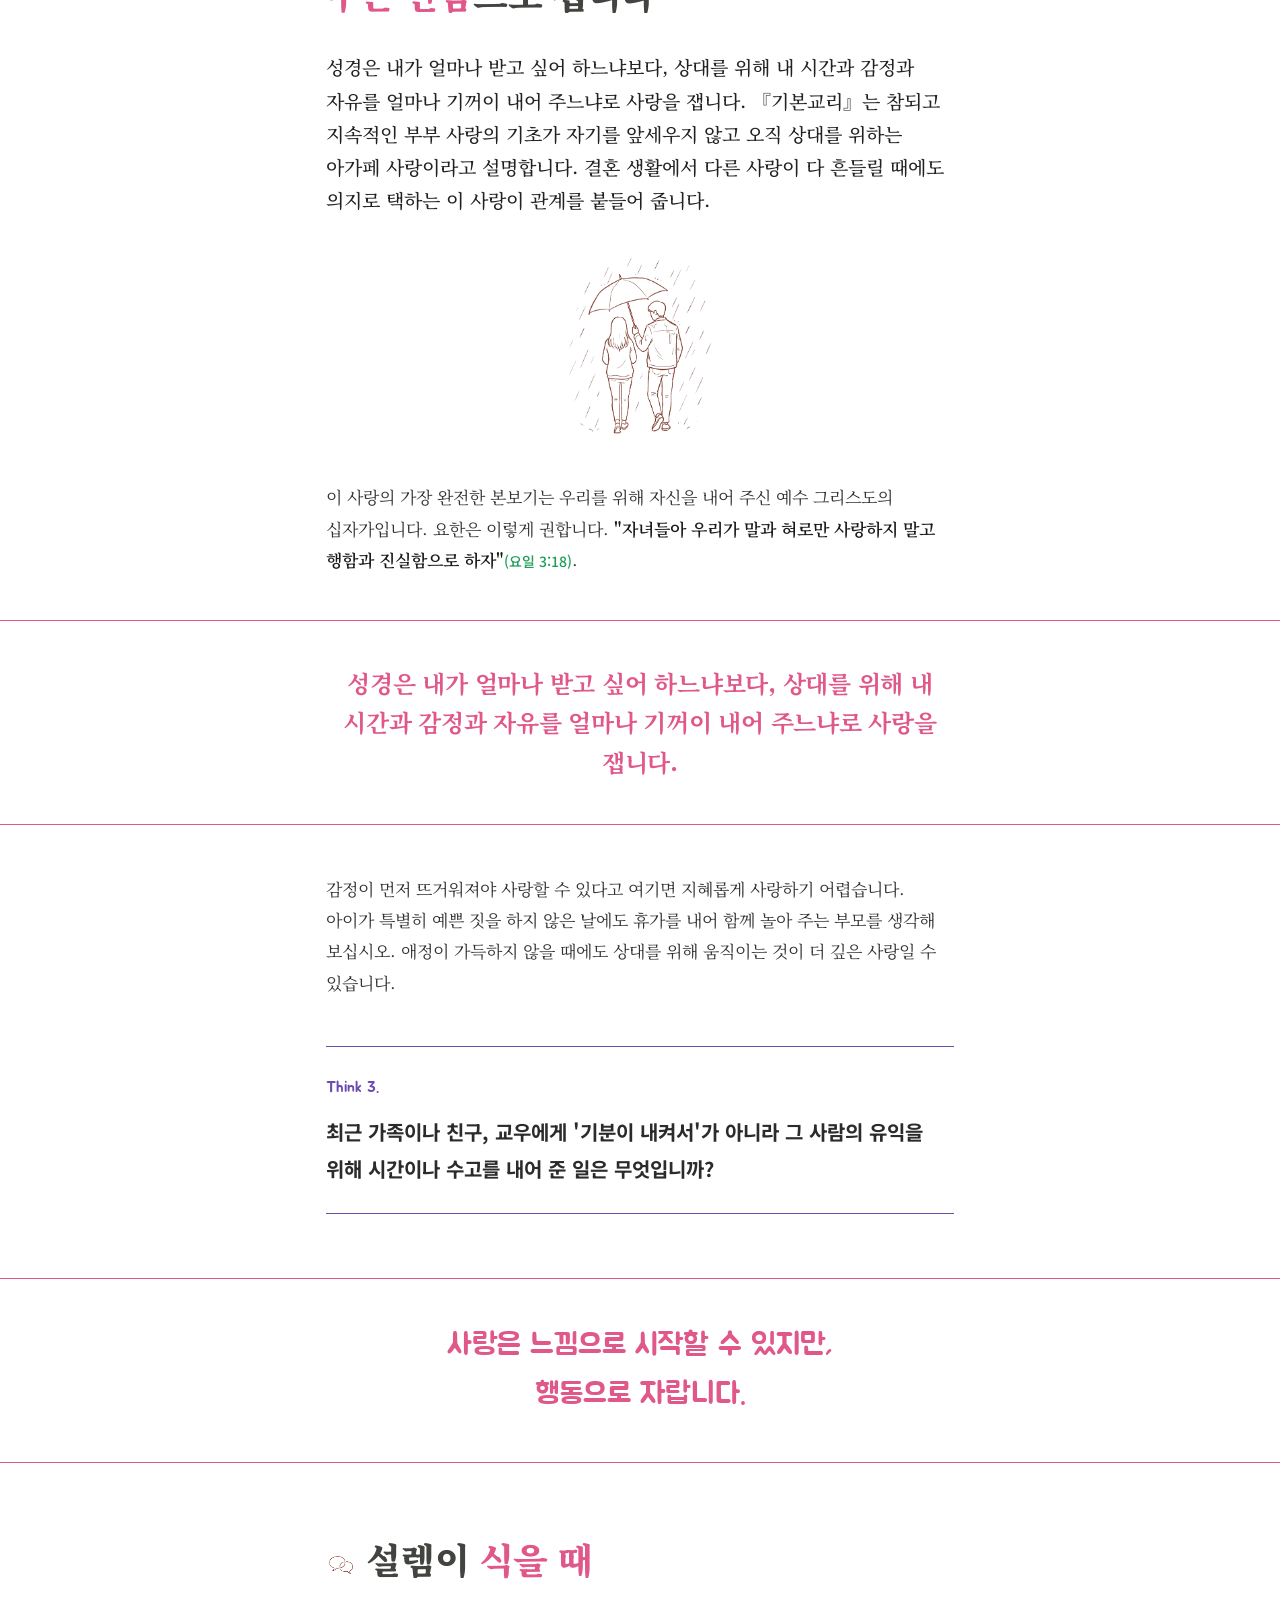
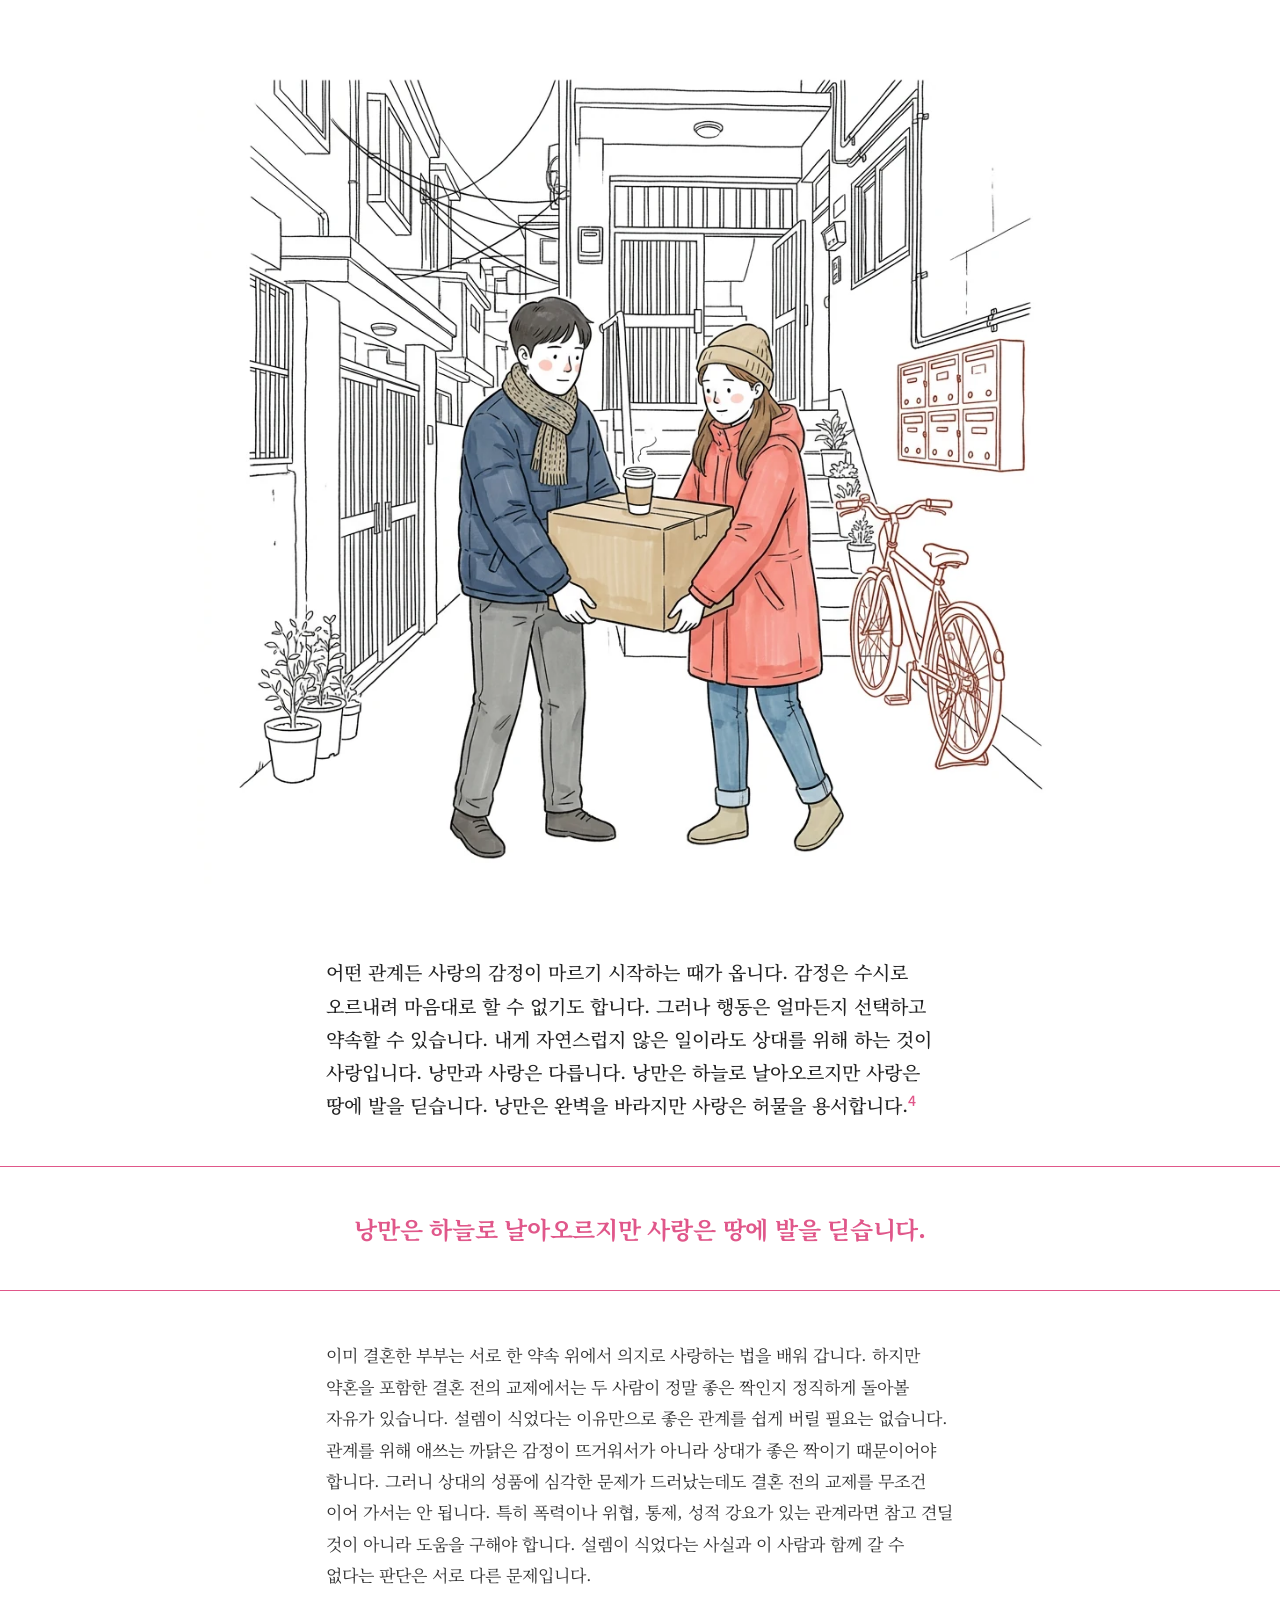
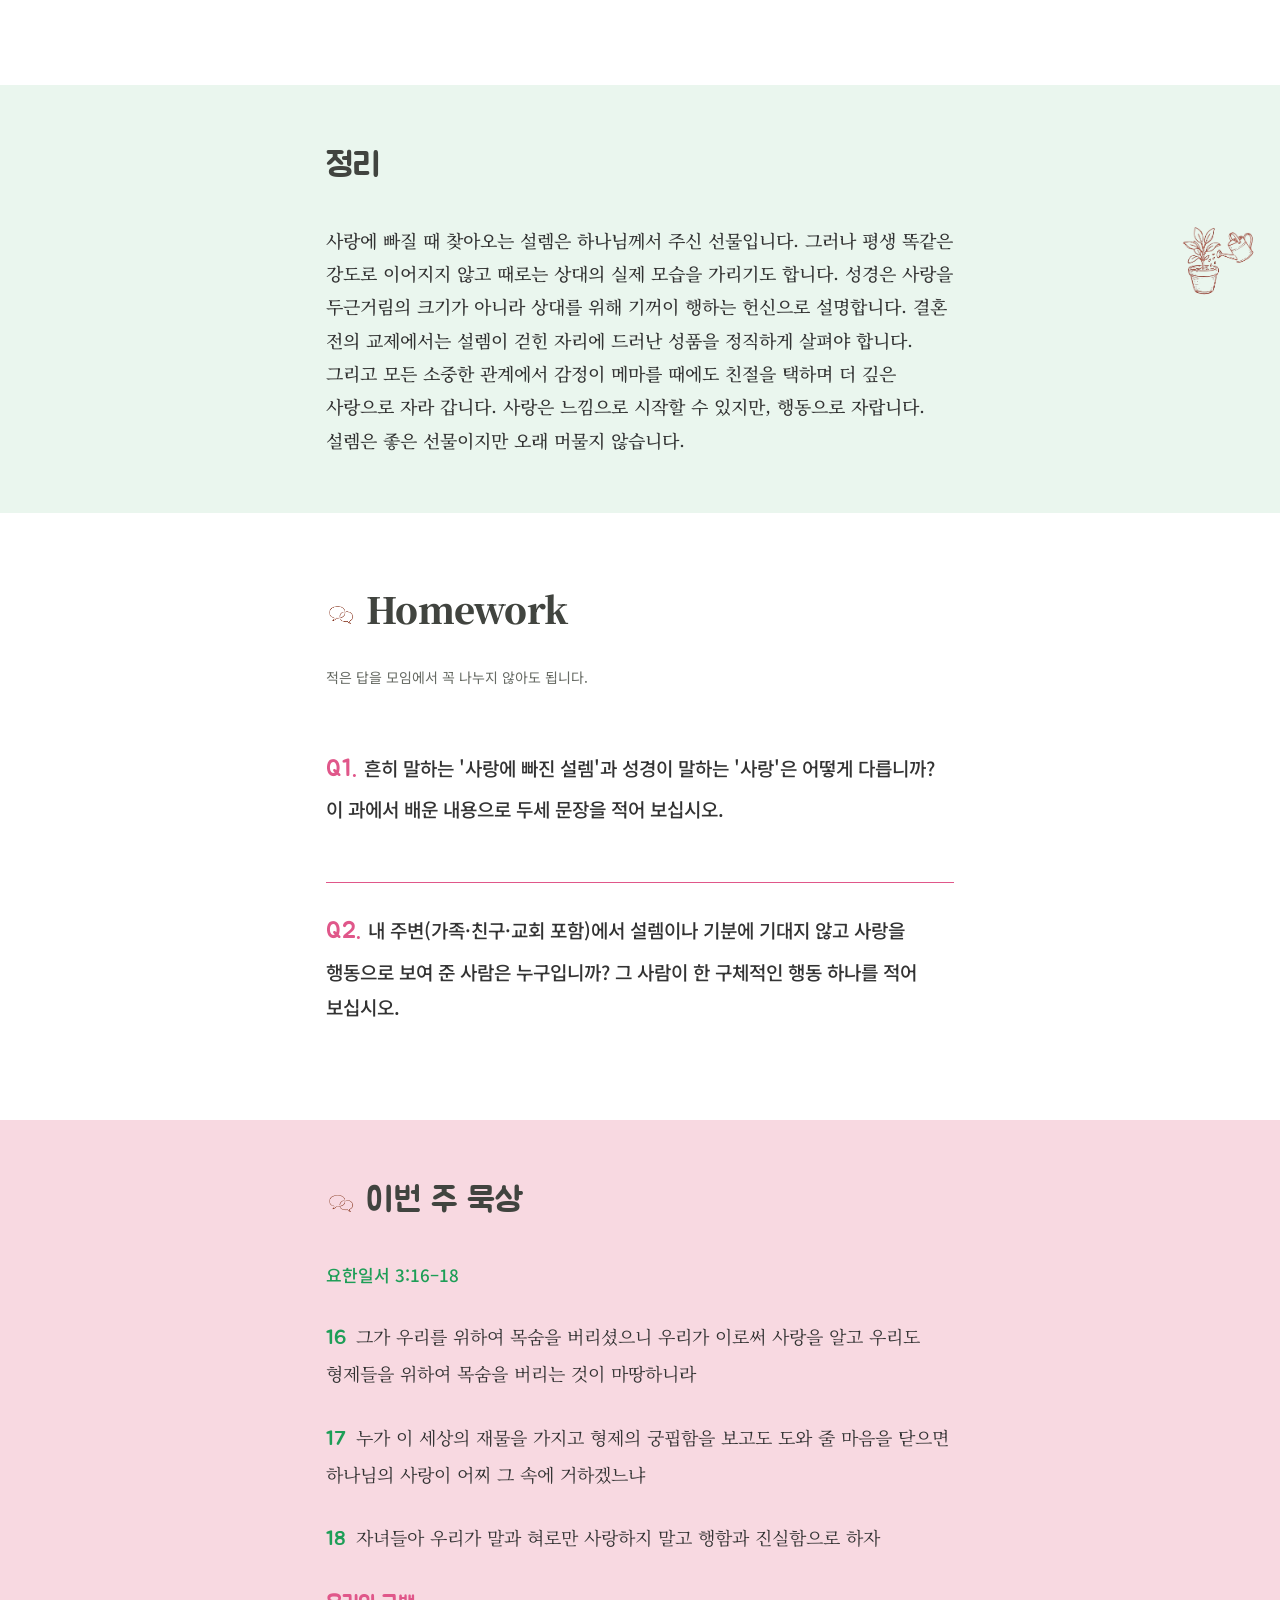
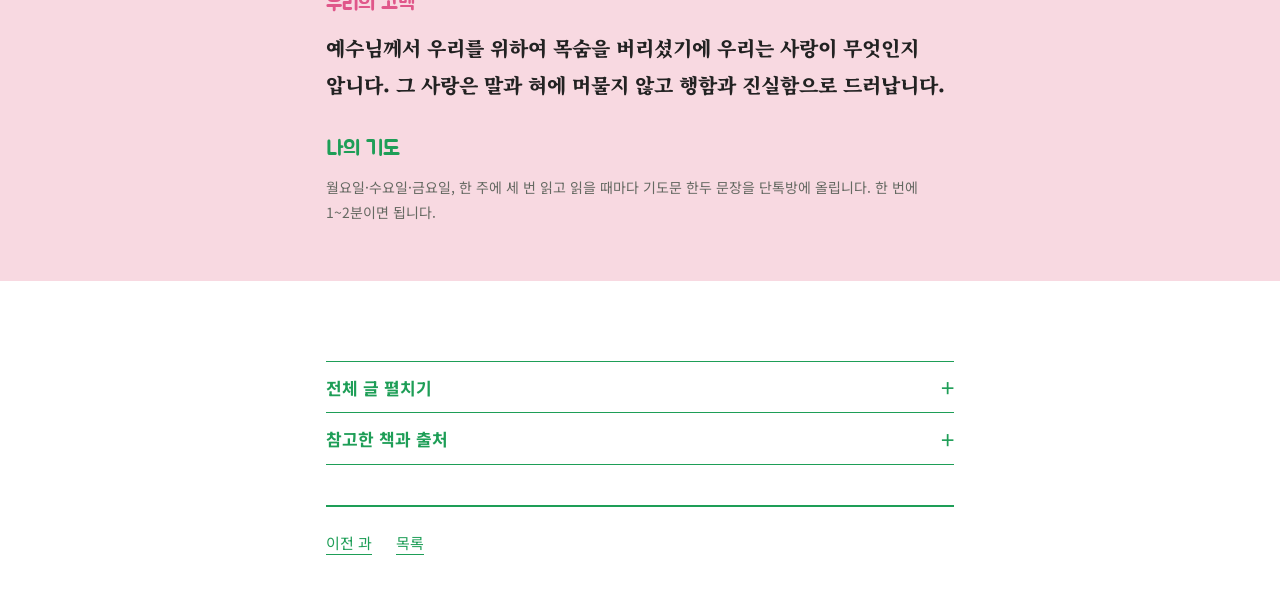
<file: preview/2.html>
<!doctype html>
<html lang="ko">
<head>
<meta charset="utf-8">
<meta name="viewport" content="width=device-width, initial-scale=1">
<meta name="robots" content="noindex, nofollow, noarchive">
<title>2과 설렘이 식으면 사랑도 끝날까요 — 우리, 사랑을 말하다</title>
<link rel="stylesheet" href="https://fonts.googleapis.com/css2?family=Jua&amp;family=Noto+Sans+KR:wght@300;400;500;700&amp;family=Noto+Serif+KR:wght@300;400;500;600;700;900&amp;display=swap">
<link rel="stylesheet" href="style.css">
</head>
<body class="editorial"><div class="reading-progress" aria-hidden="true"></div><main><header class="cover"><p class="series-title">우리, 사랑을 말하다</p><p class="lesson-number">2과</p><h1><span class="accent">설렘</span>이 식으면 사랑도 끝날까요</h1>
<img class="opener" src="img/02_1_카페의두사람_g.webp" width="1200" height="509" alt="">
</header>
<section class="panel opening">
<h2>여는 이야기</h2>
<img class="spot" src="img/점_찻잔_바짝.png" width="912" height="672" alt="">
<p>사귄 지 일 년 반 된 커플이 주말 저녁 카페에 마주 앉아 있습니다. 처음 사귈 때는 멀리서 걸어오는 모습만 보아도 심장이 뛰었지만, 요즘은 각자 휴대전화를 보는 시간이 늘고 예전 같은 두근거림도 없습니다. 한 사람이 조심스럽게 말을 꺼냅니다. <span class="dialogue">&#x27;우리 요즘 예전 같지 않지? 마음이 식은 걸까?&#x27;</span> 불안한 눈빛으로 묻는 말에 상대방은 웃으며 넘깁니다. <span class="dialogue">&#x27;무슨 소리야, 오래 만나서 편해진 거지.&#x27;</span></p>
</section>
<section class="reading">
<h2><img class="icon" src="img/아이콘_말풍선_잘라냄.png" width="229" height="182" alt="">설렘은 <span class="accent">선물</span>이지만 오래 머물지는 않습니다</h2>
<p class="lead">설렘은 하나님께서 주신 선물입니다. 문제는 들뜬 감정이 영원할 것이라고 믿는 데 있습니다. 들뜬 상태가 계속 이어진다면 공부나 일에 마음을 쏟기 어려울 것입니다.<sup><a href="#source-1" aria-label="출처 1">1</a></sup> 하나님께서 연애 감정이 평생 똑같이 이어지지 않게 하신 데는 까닭이 있습니다. 시간이 흐르면 뜨거운 흥분은 차츰 따뜻한 신뢰로 바뀝니다.</p>
<img class="web-spot" src="img/점_선물_바짝.png" width="699" height="496" alt="">
<p>들뜬 감정이 가라앉으면 보이지 않던 차이와 허물이 눈에 들어옵니다. 사랑에 빠진 감정이 시든 것을 사랑이 끝난 것으로 여겨서는 안 됩니다. 참된 사랑은 오히려 여기에서 시작합니다. 생각과 의지로 상대의 유익을 위해 친절과 관용을 택하는 것이 사랑입니다. 화잇은 『재림신도의 가정』(50쪽)에서 이렇게 썼습니다. <span class="quotation">&quot;사랑은 우리가 예수님에게서 받는 귀한 선물이다. 순결하고 거룩한 애정은 감정이 아니고 원칙이다.&quot;</span> 참된 사랑은 식물처럼 가꾸어야 자랍니다.</p>
<blockquote class="pull added-pull">사랑에 빠진 감정이 시든 것을 사랑이 끝난 것으로 여겨서는 안 됩니다. 참된 사랑은 오히려 여기에서 시작합니다.</blockquote>
<p class="think"><span>Think 1. </span>들뜬 감정이 평생 이어지지 않는 것은 왜 자연스럽고 필요한 일일까요?</p>
</section>
<section class="reading">
<h2><img class="icon" src="img/아이콘_말풍선_잘라냄.png" width="229" height="182" alt="">설렘은 <span class="accent">눈을 가리기도</span> 합니다</h2>
<p class="lead">사랑에 빠진 감정은 상대를 정확하게 보는 눈을 가리기도 합니다. 처음 사랑에 빠졌을 때 우리가 사랑하는 것은 실제 그 사람이 아니라 그 사람에 대한 내 생각일 때가 많습니다. 단점을 모르는 사랑은 그 사람이 아니라 내가 그린 그림에 매달리는 집착에 가깝습니다. 장점과 허물을 다 알고도 온 마음으로 사랑할 때, 허울을 벗은 사랑을 나눌 수 있습니다.</p>
<blockquote class="pull added-pull">단점을 모르는 사랑은 그 사람이 아니라 내가 그린 그림에 매달리는 집착에 가깝습니다.</blockquote>
<div class="story-band">
<img class="illustration" src="img/02_3_예화_다리_g.webp" width="1024" height="1024" alt="">
<p>실비아라는 여성은 시와 음악을 사랑하며 장미꽃을 안겨 줄 남자를 꿈꾸었습니다.<sup><a href="#source-2" aria-label="출처 2">2</a></sup> 그러나 다가온 사람은 무뚝뚝한 건축 전공자였습니다. 꿈꾸던 모습과 너무 달라 실비아는 헤어지려 했습니다. 반 년쯤 지나자 생각이 바뀌기 시작했습니다. 자기가 좋아하는 책을 여자 친구에게 보내는 사람이 장미꽃을 건네는 사람보다 더 진지하고 속 깊은 남자일지 모른다고 여기게 된 것입니다. 그가 좋아하던 철교와 고층 건물이 그녀 눈에도 아름답게 보이기 시작했습니다. 머릿속의 꿈과 이해받기만 바라는 태도를 내려놓았을 때, 실제 사람을 이해하고 사랑하는 첫걸음을 뗀 것입니다.</p>
</div>
<p>사람이 서로를 알아 가는 데는 시간이 필요합니다. 마음을 억지로 열어야 할 의무는 없지만, 처음의 강렬한 끌림만으로 상대를 판단하지는 말아야 합니다. 연애 감정에 사로잡히면 판단력이 흐려져 자기 남자 친구에게는 단점이 하나도 없다고 믿기도 합니다. 그러나 성경은 <span class="quotation">&quot;우리가 다 실수가 많으니&quot;</span><span class="citation">(약 3:2)</span>라고 말합니다. 상대의 실수와 약점을 말할 수 있을 만큼 알기 전에는 서두르지 말고, 가족과 친구, 신앙 공동체의 도움을 받아 관계를 차분히 돌아보아야 합니다.</p>
<p class="think"><span>Think 2. </span>내가 그려 놓은 기대나 환상 때문에 지금 곁에 있는 사람(연인·친구·가족)의 실제 모습을 있는 그대로 보지 못했던 적이 있습니까?</p>
</section>
<section class="reading">
<h2><img class="icon" src="img/아이콘_말풍선_잘라냄.png" width="229" height="182" alt="">성경은 사랑을 받는 만큼이 아니라 <span class="accent">주는 만큼</span>으로 잽니다</h2>
<p class="lead">성경은 내가 얼마나 받고 싶어 하느냐보다, 상대를 위해 내 시간과 감정과 자유를 얼마나 기꺼이 내어 주느냐로 사랑을 잽니다. 『기본교리』는 참되고 지속적인 부부 사랑의 기초가 자기를 앞세우지 않고 오직 상대를 위하는 아가페 사랑이라고 설명합니다. 결혼 생활에서 다른 사랑이 다 흔들릴 때에도 의지로 택하는 이 사랑이 관계를 붙들어 줍니다.</p>
<img class="web-spot" src="img/점_우산_바짝.png" width="445" height="548" alt="">
<p>이 사랑의 가장 완전한 본보기는 우리를 위해 자신을 내어 주신 예수 그리스도의 십자가입니다. 요한은 이렇게 권합니다. <span class="quotation">&quot;자녀들아 우리가 말과 혀로만 사랑하지 말고 행함과 진실함으로 하자&quot;</span><span class="citation">(요일 3:18)</span>.</p>
<blockquote class="pull added-pull">성경은 내가 얼마나 받고 싶어 하느냐보다, 상대를 위해 내 시간과 감정과 자유를 얼마나 기꺼이 내어 주느냐로 사랑을 잽니다.</blockquote>
<p>감정이 먼저 뜨거워져야 사랑할 수 있다고 여기면 지혜롭게 사랑하기 어렵습니다. 아이가 특별히 예쁜 짓을 하지 않은 날에도 휴가를 내어 함께 놀아 주는 부모를 생각해 보십시오. 애정이 가득하지 않을 때에도 상대를 위해 움직이는 것이 더 깊은 사랑일 수 있습니다.</p>
<p class="think"><span>Think 3. </span>최근 가족이나 친구, 교우에게 &#x27;기분이 내켜서&#x27;가 아니라 그 사람의 유익을 위해 시간이나 수고를 내어 준 일은 무엇입니까?</p>
</section>
<blockquote class="pull"><span>사랑은 느낌으로 시작할 수 있지만,</span><span>행동으로 자랍니다.</span></blockquote>
<section class="reading">
<h2><img class="icon" src="img/아이콘_말풍선_잘라냄.png" width="229" height="182" alt="">설렘이 <span class="accent">식을 때</span></h2>
<img class="illustration" src="img/02_2_평범한돌봄_g2.webp" width="1024" height="1024" alt="">
<p class="lead">어떤 관계든 사랑의 감정이 마르기 시작하는 때가 옵니다. 감정은 수시로 오르내려 마음대로 할 수 없기도 합니다. 그러나 행동은 얼마든지 선택하고 약속할 수 있습니다. 내게 자연스럽지 않은 일이라도 상대를 위해 하는 것이 사랑입니다. 낭만과 사랑은 다릅니다. 낭만은 하늘로 날아오르지만 사랑은 땅에 발을 딛습니다. 낭만은 완벽을 바라지만 사랑은 허물을 용서합니다.<sup><a href="#source-4" aria-label="출처 4">4</a></sup></p>
<blockquote class="pull added-pull">낭만은 하늘로 날아오르지만 사랑은 땅에 발을 딛습니다.</blockquote>
<p>이미 결혼한 부부는 서로 한 약속 위에서 의지로 사랑하는 법을 배워 갑니다. 하지만 약혼을 포함한 결혼 전의 교제에서는 두 사람이 정말 좋은 짝인지 정직하게 돌아볼 자유가 있습니다. 설렘이 식었다는 이유만으로 좋은 관계를 쉽게 버릴 필요는 없습니다. 관계를 위해 애쓰는 까닭은 감정이 뜨거워서가 아니라 상대가 좋은 짝이기 때문이어야 합니다. 그러니 상대의 성품에 심각한 문제가 드러났는데도 결혼 전의 교제를 무조건 이어 가서는 안 됩니다. 특히 폭력이나 위협, 통제, 성적 강요가 있는 관계라면 참고 견딜 것이 아니라 도움을 구해야 합니다. 설렘이 식었다는 사실과 이 사람과 함께 갈 수 없다는 판단은 서로 다른 문제입니다.</p>
</section>
<section class="panel summary">
<h2>정리</h2>
<img class="spot" src="img/점_화분_잘라냄.png" width="374" height="362" alt="">
<p>사랑에 빠질 때 찾아오는 설렘은 하나님께서 주신 선물입니다. 그러나 평생 똑같은 강도로 이어지지 않고 때로는 상대의 실제 모습을 가리기도 합니다. 성경은 사랑을 두근거림의 크기가 아니라 상대를 위해 기꺼이 행하는 헌신으로 설명합니다. 결혼 전의 교제에서는 설렘이 걷힌 자리에 드러난 성품을 정직하게 살펴야 합니다. 그리고 모든 소중한 관계에서 감정이 메마를 때에도 친절을 택하며 더 깊은 사랑으로 자라 갑니다. 사랑은 느낌으로 시작할 수 있지만, 행동으로 자랍니다. 설렘은 좋은 선물이지만 오래 머물지 않습니다.</p>
</section>
<section class="reading">
<h2><img class="icon" src="img/아이콘_말풍선_잘라냄.png" width="229" height="182" alt="">Homework</h2>
<p class="helper">적은 답을 모임에서 꼭 나누지 않아도 됩니다.</p>
<p class="homework"><span class="hw-number">Q1. </span>흔히 말하는 &#x27;사랑에 빠진 설렘&#x27;과 성경이 말하는 &#x27;사랑&#x27;은 어떻게 다릅니까? 이 과에서 배운 내용으로 두세 문장을 적어 보십시오.</p>
<p class="homework"><span class="hw-number">Q2. </span>내 주변(가족·친구·교회 포함)에서 설렘이나 기분에 기대지 않고 사랑을 행동으로 보여 준 사람은 누구입니까? 그 사람이 한 구체적인 행동 하나를 적어 보십시오.</p>
</section>
<section class="meditation">
<h2><img class="icon" src="img/아이콘_말풍선_잘라냄.png" width="229" height="182" alt="">이번 주 묵상</h2>
<p class="vref">요한일서 3:16–18</p>
<p class="verse"><span class="verse-number">16</span>그가 우리를 위하여 목숨을 버리셨으니 우리가 이로써 사랑을 알고 우리도 형제들을 위하여 목숨을 버리는 것이 마땅하니라</p>
<p class="verse"><span class="verse-number">17</span>누가 이 세상의 재물을 가지고 형제의 궁핍함을 보고도 도와 줄 마음을 닫으면 하나님의 사랑이 어찌 그 속에 거하겠느냐</p>
<p class="verse"><span class="verse-number">18</span>자녀들아 우리가 말과 혀로만 사랑하지 말고 행함과 진실함으로 하자</p>
<h3 class="confession-title">우리의 고백</h3><p class="confession">예수님께서 우리를 위하여 목숨을 버리셨기에 우리는 사랑이 무엇인지 압니다. 그 사랑은 말과 혀에 머물지 않고 행함과 진실함으로 드러납니다.</p>
<h3 class="prayer-title">나의 기도</h3>
<p class="helper">월요일·수요일·금요일, 한 주에 세 번 읽고 읽을 때마다 기도문 한두 문장을 단톡방에 올립니다. 한 번에 1~2분이면 됩니다.</p>
</section>
<details class="fulltext"><summary>전체 글 펼치기</summary>
<section class="fullsec"><h2>여는 이야기</h2>
<p>사귄 지 일 년 반 된 커플이 주말 저녁 카페에 마주 앉아 있습니다. 처음 사귈 때는 약속 시간 몇 시간 전부터 옷을 고르고, 멀리서 걸어오는 모습만 보아도 심장이 뛰었습니다. 헤어져 돌아가는 길에도 아쉬워서 다시 전화를 걸곤 했습니다.</p>
<p>그런데 요즘은 카페에 마주 앉아서도 각자 휴대전화를 보는 시간이 늘었습니다. 주말 약속을 잡을 때도 예전 같은 두근거림이 없습니다. 한 사람이 화면에서 눈을 떼고 조심스럽게 말을 꺼냅니다. &#x27;우리 요즘 예전 같지 않지? 마음이 식은 걸까?&#x27; 불안한 눈빛으로 묻는 말에 상대방은 웃으며 넘깁니다. &#x27;무슨 소리야, 오래 만나서 편해진 거지.&#x27;</p>
</section>
<section class="fullsec"><h2>설렘은 <span class="accent">선물</span>이지만 오래 머물지는 않습니다</h2>
<p>성경이 말하는 사랑은 깊고 진한 감정을 부정하지 않습니다. 설렘은 하나님께서 주신 선물입니다. 사랑에 빠졌을 때 우리는 온종일 상대를 생각하고, 함께 시간을 보내는 것만으로도 행복과 안정감을 느낍니다. 상대와 마음이 통하고 매력을 느끼는 일은 기분 좋은 일이며, 그 기쁨 자체를 일부러 깎아내릴 필요는 없습니다.</p>
<p>문제는 들뜬 감정이 영원할 것이라고 믿는 데 있습니다. 사랑에 빠진 사람은 지금의 황홀한 기분이 평생 갈 것이라고 여기고, 다른 커플들은 감정이 식어도 우리는 다를 것이라고 확신합니다. 그러나 들뜬 상태가 이어진다면 공부나 일에 마음을 쏟기 어려울 것입니다.<sup><a href="#source-1" aria-label="출처 1">1</a></sup> 하나님께서 사람을 지으실 때 연애 감정이 평생 똑같이 이어지지 않게 하신 데는 까닭이 있습니다. 시간이 흐르면 뜨거운 흥분은 차츰 따뜻한 신뢰로 바뀝니다.</p>
<p>그런데도 많은 사람은 배우자를 고를 때 로맨틱한 끌림을 가장 중요한 기준으로 삼습니다. 예수님께서는 <span class="quotation">&quot;그런즉 너희는 먼저 그의 나라와 그의 의를 구하라&quot;</span><span class="citation">(마 6:33)</span>라고 말씀하셨지만, 정작 결혼 상대를 고를 때만은 이 말씀을 제쳐 두고 짜릿한 감정을 따라야 한다고 여깁니다. 상대를 존경하고 사랑하면서도 가슴이 뛸 만큼 강렬한 끌림이 없다는 이유로 관계를 접기도 합니다. 반대로 심각한 문제가 분명히 보이는데도 감정이 뜨겁다는 이유만으로 서둘러 인생을 걸기도 합니다.</p>
<p>들뜬 감정이 가라앉고 현실로 돌아오면 그동안 보이지 않던 서로의 차이와 허물이 눈에 들어옵니다. 사람은 저마다 원하는 것이 다르고, 날 때부터 자기중심적이어서, 갈등이 생기는 것은 당연합니다. 사랑에 빠진 감정이 시든 것을 사랑이 끝난 것으로 여겨서는 안 됩니다. 참된 사랑은 오히려 여기에서 시작합니다. 들뜬 감정에 끌려다니던 때를 지나, 생각과 의지로 상대의 유익을 위해 친절과 관용을 택하는 것이 사랑입니다.</p>
<p>화잇은 『재림신도의 가정』(50쪽)에서 이렇게 썼습니다. <span class="quotation">&quot;사랑은 우리가 예수님에게서 받는 귀한 선물이다. 순결하고 거룩한 애정은 감정이 아니고 원칙이다.&quot;</span> 충동으로 생겼다가 시련 앞에서 쉽게 시들어 버리는 감정과 달리, 참된 사랑은 식물처럼 가꾸어야 자랍니다. 정다운 마음씨와 진실한 말이 사랑을 키웁니다.</p>
<p class="think"><span>Think 1. </span>들뜬 감정이 평생 이어지지 않는 것은 왜 자연스럽고 필요한 일일까요?</p>
</section>
<section class="fullsec"><h2>설렘은 <span class="accent">눈을 가리기도</span> 합니다</h2>
<p>사랑에 빠진 감정은 오래가지 않을 뿐 아니라, 상대를 정확하게 보는 눈을 가리기도 합니다. 처음 사랑에 빠졌을 때 우리가 사랑하는 것은 실제 그 사람이 아니라 그 사람에 대한 내 생각일 때가 많습니다. 상대를 머릿속에서 완벽한 사람으로 꾸며 놓고, 누가 봐도 뻔한 약점은 대수롭지 않게 넘겨 버립니다.</p>
<p>게다가 사람은 누구나 부끄러운 허물은 감추고 좋은 모습만 보이려 합니다. 마음에 둔 사람 앞에서는 더 그렇습니다. 단점을 모르는 사랑은 그 사람이 아니라 내가 그린 그림에 매달리는 집착에 가깝습니다. 장점과 허물을 다 알고도 온 마음으로 사랑할 때, 허울을 벗은 사랑을 나눌 수 있습니다. 현실의 어려움은 생각하지 않고 완전한 상대만 꿈꾸던 사람은, 결혼한 뒤 서로의 연약함과 허물을 마주할 때 크게 실망하기 쉽습니다.</p>
<p>실비아라는 여성은 운동을 잘하고 시와 음악을 사랑하며 붉은 장미꽃을 안겨 줄 남자를 꿈꾸었습니다.<sup><a href="#source-2" aria-label="출처 2">2</a></sup> 그러나 정작 다가온 사람은 공학과 기술에만 관심 있는 건축 전공자였습니다. 처음에는 장미는커녕 사랑의 표시로 아무것도 선물하지 않고 무뚝뚝하게 다가왔습니다. 실비아는 자신이 꿈꾸던 사람과 너무 달라 헤어지려 했습니다.</p>
<p>반 년쯤 지나자 생각이 바뀌기 시작했습니다. 자기가 좋아하는 책을 여자 친구에게 보내는 사람이 장미꽃을 건네는 사람보다 더 진지하고 속 깊은 남자일지 모른다고 여기게 된 것입니다. 어느 날은 철교의 철선이, 또 어떤 날은 하늘로 뻗은 고층 건물이 아름답게 보였습니다. 그가 좋아하던 것들이 그녀 눈에도 보이기 시작한 것입니다. 그녀는 풍경을 남자 친구에게 보여 주고 싶었습니다. 머릿속의 꿈과 이해받기만 바라는 태도를 내려놓았을 때, 실제 사람을 이해하고 사랑하는 첫걸음을 뗀 것입니다.</p>
<p>흔히 &#x27;금사빠&#x27;(금방 사랑에 빠지는 사람)라고 부르는 이들은 친해지는 과정을 건너뛰고, 상대가 곧바로 호감과 인정을 보여 주기를 기대하기 쉽습니다. 그러나 사람이 서로를 알아 가는 데는 시간이 필요합니다. 첫눈에 반했더라도 관계가 여물어 갈 틈을 주어야 합니다.</p>
<p>한편 &#x27;확 끌리는 사람이 아니면 마음이 열리지 않는다&#x27;거나 &#x27;하나님께서 준비하신 사람이라면 처음부터 느낌이 오지 않을까?&#x27; 하고 묻는 사람도 있습니다. 끌림이 나쁜 것은 아닙니다. 함께 시간을 보낸다고 꼭 연애 감정이 생기는 것도 아니고, 마음을 억지로 열어야 할 의무도 없습니다. 다만 처음의 강렬한 끌림만으로 상대를 판단하지는 말아야 합니다. 하나님의 인도에 대한 물음은 9과에서 더 다룹니다.</p>
<p>연애 감정에 사로잡히면 나이와 상관없이 판단력이 흐려져, 자기 남자 친구에게는 단점이 하나도 없다고 믿기도 합니다. 그러나 성경은 <span class="quotation">&quot;우리가 다 실수가 많으니&quot;</span><span class="citation">(약 3:2)</span>라고 말합니다. 상대의 실수와 약점을 말할 수 있을 만큼 알기 전에는 서두르지 말고, 가족과 친구, 신앙 공동체의 도움을 받아 관계를 차분히 돌아보아야 합니다.</p>
<p class="think"><span>Think 2. </span>내가 그려 놓은 기대나 환상 때문에 지금 곁에 있는 사람(연인·친구·가족)의 실제 모습을 있는 그대로 보지 못했던 적이 있습니까?</p>
</section>
<section class="fullsec"><h2>성경은 사랑을 받는 만큼이 아니라 <span class="accent">주는 만큼</span>으로 잽니다</h2>
<p>사랑을 특별한 감정으로만 보면, 서로 사랑하면 됐지 결혼 서약 같은 약속이 왜 필요하냐고 물을지도 모릅니다. 상대에게서 애정을 얼마나 간절히 바라느냐로 사랑을 재는 것입니다. 성경은 내가 얼마나 받고 싶어 하느냐보다, 상대를 위해 내 시간과 감정과 자유를 얼마나 기꺼이 내어 주느냐로 사랑을 잽니다.</p>
<p>『기본교리』는 참되고 지속적인 부부 사랑의 기초를 신약이 말하는 아가페 사랑, 곧 자기를 앞세우지 않고 오직 상대를 위하는 사랑으로 설명합니다. 결혼 생활에서 다른 사랑이 다 흔들릴 때에도 관계를 붙들어 주는 것은, 의지로 택하는 이 아가페 사랑입니다.</p>
<p>고린도전서 13장도 사랑을 설렘의 크기가 아니라 구체적인 행동과 태도로 묘사합니다. <span class="quotation">&quot;사랑은 오래 참고 사랑은 온유하며 시기하지 아니하며 사랑은 자랑하지 아니하며 교만하지 아니하며 무례히 행하지 아니하며 자기의 유익을 구하지 아니하며 성내지 아니하며 악한 것을 생각하지 아니하며 불의를 기뻐하지 아니하며 진리와 함께 기뻐하고 모든 것을 참으며 모든 것을 믿으며 모든 것을 바라며 모든 것을 견디느니라&quot;</span><span class="citation">(고전 13:4–7)</span>.</p>
<p>이 사랑의 가장 완전한 본보기는 예수 그리스도의 십자가입니다. <span class="quotation">&quot;그가 우리를 위하여 목숨을 버리셨으니 우리가 이로써 사랑을 알고 우리도 형제들을 위하여 목숨을 버리는 것이 마땅하니라&quot;</span><span class="citation">(요일 3:16)</span>. 예수님께서는 우리의 죄가 그분을 죽음으로 몰아갔는데도 끝까지 우리를 사랑하셔서 자신을 내어 주셨습니다.</p>
<p>요한은 이어서, 궁핍한 형제를 보고도 도울 마음을 닫는 사람 안에는 하나님의 사랑이 거할 수 없다고 말하며 이렇게 권합니다. <span class="quotation">&quot;자녀들아 우리가 말과 혀로만 사랑하지 말고 행함과 진실함으로 하자&quot;</span><span class="citation">(요일 3:18)</span>.</p>
<p>행동보다 애틋한 감정에 무게를 두면, 관계를 지키고 키우는 힘이 약해집니다. 감정이 먼저 뜨거워져야 사랑할 수 있다고 여기면 지혜롭게 사랑하기 어렵습니다. 강렬한 느낌을 주는 행동만 진짜 사랑으로 여기면 좋은 친구나 좋은 가족, 좋은 배우자가 되기 어렵습니다.</p>
<p>아이가 특별히 예쁜 짓을 하지 않은 날에도 휴가를 내어 함께 놀아 주는 부모를 생각해 보십시오. 애정이 가득하지 않을 때에도 상대를 위해 움직이는 것이 더 깊은 사랑일 수 있습니다. 보기만 해도 기분 좋은 사람에게 잘해 주는 것은 어쩌면 내 만족을 위한 일일 수도 있기 때문입니다.</p>
<p class="think"><span>Think 3. </span>최근 가족이나 친구, 교우에게 &#x27;기분이 내켜서&#x27;가 아니라 그 사람의 유익을 위해 시간이나 수고를 내어 준 일은 무엇입니까?</p>
</section>
<section class="fullsec"><h2>설렘이 <span class="accent">식을 때</span></h2>
<p>어떤 관계든 사랑의 감정이 마르기 시작하는 때가 옵니다. 결혼한 부부도 마찬가지입니다. 생활의 어려움에 부딪혀 로맨스가 사라지고, 결혼 전에는 몰랐던 서로의 성품이 드러나는 때입니다. 화잇은 이때를 <span class="quotation">&quot;가장 위험한 시기&quot;</span>라고 했습니다. 『재림신도의 가정』(105쪽)에서 이렇게 썼습니다. <span class="quotation">&quot;모든 사람들은 단점보다도 장점을 발견하도록 노력할 것이다. 상대방이 우리에게 무엇을 드러낼지를 결정하는 것은 흔히는 우리 자신의 태도 즉 우리를 두른 분위기이다.&quot;</span> 상대의 단점보다 장점을 찾으려 애쓰라는 말입니다. 상대가 어떤 모습을 보이느냐는 내가 어떤 태도로 대하느냐에 달려 있을 때가 많습니다.</p>
<p>화잇은 같은 글(106쪽)에서 서로 사랑하고 관용하라고 권하면서, 사랑이 깊어지는 길을 이렇게 밝힙니다. <span class="quotation">&quot;그리스도께 대한 그대의 사랑이 증대될 때에 그대들 피차간의 사랑도 더욱 깊고 더욱 강하게 자라날 것이다.&quot;</span></p>
<p>성경이 우리에게는 이웃을, 남편들에게는 아내를 사랑하라고 명령하는 것은 감정을 억지로 만들어 내라는 뜻이 아닙니다. 감정은 수시로 오르내려 마음대로 할 수 없기도 합니다. 그러나 행동은 얼마든지 선택하고 약속할 수 있습니다. 아침에 일어나기 싫어도 일어날 만한 가치가 있어서 일어나듯, 내게 자연스럽지 않은 일이라도 상대를 위해 하는 것이 사랑입니다.</p>
<p>더 나아가 호감이 일지 않을 때라도 먼저 사랑하듯 행동하면 마음이 따라오기도 합니다. 한 목회자 부부는 성격 문제로 주변 사람들이 꺼리던 교회의 한 부부를 몇 달 동안 꾸준히 찾아가 이야기를 들어 주고 도왔습니다.<sup><a href="#source-3" aria-label="출처 3">3</a></sup> 처음에는 마음이 끌리지 않았습니다. 그런데 사랑으로 할 수 있는 일을 다하며 시간을 쏟다 보니, 어느새 그 부부가 좋아져 휴가 때 집으로 초대하고 싶어졌습니다. 감정이 행동을 따라잡은 것입니다.</p>
<p>낭만과 사랑은 다릅니다. 낭만은 하늘로 날아오르지만 사랑은 땅에 발을 딛습니다. 낭만은 완벽을 바라지만 사랑은 허물을 용서합니다. 낭만은 곧 사라지지만 사랑은 오래 갑니다.<sup><a href="#source-4" aria-label="출처 4">4</a></sup></p>
<p>아프리카에서 선교사로 일하던 한 여성은 다른 대륙에 있는 목사와 약혼했습니다. 그런데 결혼하러 가는 비행기 안에서, 기대했던 들뜬 기분도, 자신감도 찾아오지 않아 잠을 이루지 못했습니다.<sup><a href="#source-5" aria-label="출처 5">5</a></sup> 그때 한 결혼 상담가의 말이 떠올랐습니다. 처음에는 사랑할 사람을 선택하고, 그다음부터는 선택한 사람을 사랑한다는 말이었습니다. 그녀는 아직 온전히 느낄 수는 없었지만, 자신이 옳은 길로 가고 있음을 확신했습니다.</p>
<p>다만 이것은 약혼한 한 사람의 고백입니다. 이미 결혼한 부부는 서로 한 약속 위에서 의지로 사랑하는 법을 배워 갑니다. 하지만 약혼을 포함한 결혼 전의 교제에서는 두 사람이 정말 좋은 짝인지 정직하게 돌아볼 자유가 있습니다. 설렘이 식었다는 이유만으로 좋은 관계를 쉽게 버릴 필요는 없습니다. 관계를 위해 애쓰는 까닭은 감정이 뜨거워서가 아니라 상대가 좋은 짝이기 때문이어야 합니다. 그러니 상대의 성품에 심각한 문제가 드러났는데도 결혼 전의 교제를 무조건 이어 가서는 안 됩니다.</p>
<p>특히 폭력이나 위협, 통제, 성적 강요가 있는 관계라면 상황이 다릅니다. 그때는 참고 견딜 것이 아니라 도움을 구해야 합니다. 설렘이 식었다는 사실과 이 사람과 함께 갈 수 없다는 판단은 서로 다른 문제입니다.</p>
</section>
</details>
<details class="fulltext refs"><summary>참고한 책과 출처</summary>
<section class="notes"><h2>이 과에서 참고한 책</h2>
<p class="book">켈러  『팀 켈러, 결혼을 말하다』(두란노) 100‑102, 123‑125, 129‑138쪽</p>
<p class="book">채프먼  『5가지 사랑의 언어』(생명의말씀사) 36‑42, 171‑172쪽</p>
<p class="book">토마스  『연애학교』(CUP) 47‑50, 52‑54, 57, 59, 61‑62, 65, 71쪽</p>
<p class="book">가정  『재림신도의 가정』(시조사) 50, 105‑106쪽</p>
<p class="book">워크북  『연애학교 결혼예비학교 워크북』(세움북스) 48쪽</p>
<p class="book">편지  『젊은 연인들에게 보내는 편지』(전충권 편역) 42쪽</p>
<p class="book">트로비쉬  『사랑은 배워야 할 감정입니다』(IVP) 15‑19, 65‑71쪽</p>
<p class="book">윤홍균  『사랑 수업』(심플라이프) 264‑266쪽</p>
<p class="book">기본교리  『제칠일안식일예수재림교 기본교리』(시조사) 410‑411쪽</p>
<p>성경은 개역개정.</p>
<h3>출처</h3>
<p id="source-1"><span class="source-number">1</span>들뜬 상태(채프먼 38‑39쪽)</p>
<p id="source-2"><span class="source-number">2</span>실비아(트로비쉬 15‑19쪽)</p>
<p id="source-3"><span class="source-number">3</span>목회자 부부(켈러 134‑136쪽)</p>
<p id="source-4"><span class="source-number">4</span>낭만과 사랑(마조리 홈즈, 트로비쉬 65‑66쪽)</p>
<p id="source-5"><span class="source-number">5</span>선교사(잉그릿 트로비쉬, 트로비쉬 69‑71쪽)</p>
</section></details><nav aria-label="과 이동">
<a href="1.html">이전 과</a>
<a href="index.html">목록</a>
</nav></main></body>
</html>
</file>
<file: style.css>
:root { --green:#1E9E57; --pink:#E0578A; --purple:#6B4CB0; }
* { box-sizing:border-box; }
html { background:#fff; color:#30332f; word-break:keep-all; overflow-wrap:break-word; }
body { margin:0; font-family:'Noto Serif KR',serif; font-size:17px; line-height:1.85; }
main { max-width:676px; padding:36px 18px 0; margin:auto; }
h1,h2,h3,.pull,.lesson-number { font-family:'Jua',sans-serif; font-weight:400; }
h1 { font-size:36px; line-height:1.35; color:var(--green); margin:4px 0 24px; }
h2 { font-size:25px; line-height:1.5; margin:0 0 22px; color:#41443f; }
h3 { font-size:21px; line-height:1.5; margin:28px 0 10px; }
p { margin:0 0 24px; }
.lesson-number { color:var(--pink); font-size:18px; margin:0; }
.accent,.source-number,.confession-title { color:var(--pink); }
section { margin:48px 0; display:flow-root; }
.panel { padding:24px 20px 4px; }
.opening { background:#FDEDF2; }
.summary { background:#EAF6EE; }
.panel h2 { margin-bottom:16px; }
img { max-width:100%; height:auto; display:block; }
.opener { width:100%; margin:0 0 30px; }
.illustration { width:100%; max-width:420px; margin:30px auto; }
.spot { width:76px; float:right; margin:0 0 12px 16px; }
.icon { width:30px; height:auto; display:inline-block; vertical-align:middle; margin-right:10px; }
.think,.homework,.vref,.verse-number,nav,.notes,.helper { font-family:'Noto Sans KR',sans-serif; }
.think { color:var(--purple); margin-top:32px; font-size:17px; font-weight:500; }
.homework { font-weight:500; margin:24px 0 36px; }
.hw-number { color:var(--pink); }
.helper { font-size:14px; color:#656962; line-height:1.8; }
.pull { margin:44px 0; font-size:27px; line-height:1.6; color:var(--pink); text-align:center; }
.pull span { display:block; }
.vref,.verse-number,.prayer-title { color:var(--green); }
.vref { font-weight:600; }
.verse-number { font-size:15px; margin-right:10px; font-weight:600; }
.verse { margin-bottom:14px; }
.confession { font-weight:600; }
sup { font-family:'Noto Sans KR',sans-serif; font-size:12px; line-height:0; vertical-align:super; }
sup a { color:var(--pink); text-decoration:none; }
.notes { border-top:1px solid #d5ded7; padding-top:24px; color:#62675f; font-size:14px; line-height:1.85; }
.notes h2,.notes h3 { font-family:'Noto Sans KR',sans-serif; font-size:16px; font-weight:600; }
.notes p { margin-bottom:12px; }
.notes .source-number { margin-right:8px; }
nav { border-top:2px solid var(--green); margin-top:40px; padding:22px 0 32px; display:flex; flex-wrap:wrap; gap:14px 24px; font-size:15px; }
nav a,.contents a { color:var(--green); text-decoration-thickness:1px; text-underline-offset:5px; }
a:focus-visible { outline:2px solid var(--purple); outline-offset:5px; }
.contents { list-style:none; padding:0; margin:36px 0; }
.contents li { margin-bottom:26px; }
.contents a { font-family:'Noto Sans KR',sans-serif; font-size:19px; }
@media(min-width:760px) { main { padding-top:56px; } h1 { font-size:42px; } h2 { font-size:28px; } .panel { padding:30px 28px 6px; } }

/* 목록(index) 페이지 */
.home { background:#FBF6F3; }
.home main { max-width:none; padding:0; }
.home-cover { background:#F8D9E1; text-align:center; padding:56px 24px 0; overflow:hidden; }
.home-kicker { font-family:'Noto Sans KR',sans-serif; font-weight:500; font-size:14px; letter-spacing:0.12em; color:var(--pink); margin:0 0 14px; }
.home h1 { font-size:min(44px,11vw); line-height:1.25; margin:0 0 8px; white-space:nowrap; }
.home h1 .accent { color:#c3346b; }
.home-spot { width:132px; margin:18px auto -6px; }
.home .contents { list-style:none; max-width:628px; margin:0 auto; padding:40px 18px 8px; display:grid; gap:26px; }
.home .contents li { margin:0; }
.lesson-card { display:block; background:#fff; border-radius:18px; overflow:hidden; text-decoration:none; color:inherit; box-shadow:0 1px 2px rgba(48,51,47,.06),0 8px 24px rgba(195,52,107,.08); transition:transform .2s ease,box-shadow .2s ease; }
.lesson-card img { width:100%; aspect-ratio:1200/509; object-fit:cover; border-bottom:1px solid #f1e4e8; }
.card-body { display:block; padding:20px 22px 22px; }
.card-number { display:inline-block; font-family:'Jua',sans-serif; font-size:15px; color:#fff; background:var(--pink); border-radius:999px; padding:1px 12px 0; margin-bottom:10px; }
.card-title { display:block; font-family:'Jua',sans-serif; font-size:25px; line-height:1.4; color:var(--green); margin-bottom:10px; }
.card-title .accent { color:#c3346b; }
.card-line { display:block; font-family:'Noto Serif KR',serif; font-size:16px; line-height:1.75; color:#5d625b; }
.card-go { display:flex; justify-content:flex-end; align-items:center; gap:6px; font-family:'Noto Sans KR',sans-serif; font-weight:700; font-size:14px; color:var(--green); margin-top:14px; }
.card-go::after { content:'→'; transition:transform .2s ease; }
.lesson-card:hover { transform:translateY(-3px); box-shadow:0 2px 4px rgba(48,51,47,.06),0 14px 32px rgba(195,52,107,.14); }
.lesson-card:hover .card-go::after { transform:translateX(4px); }
.lesson-card:focus-visible { outline:2px solid var(--purple); outline-offset:4px; }
.home-foot { font-family:'Jua',sans-serif; text-align:center; color:#b9a7ad; font-size:15px; margin:28px 0 0; padding-bottom:48px; }
@media(min-width:760px) {
 .home-cover { padding-top:80px; }
 .home h1 { font-size:60px; }
 .home-spot { width:160px; }
 .home .contents { padding-top:56px; gap:32px; }
 .card-body { padding:24px 28px 26px; }
 .card-title { font-size:28px; }
}
@media(prefers-reduced-motion:reduce) { .lesson-card,.card-go::after { transition:none; } .lesson-card:hover { transform:none; } }
</file>
<file: preview/style.css>
:root { --green:#1E9E57; --pink:#E0578A; --purple:#6B4CB0; }
* { box-sizing:border-box; }
html { background:#fff; color:#30332f; word-break:keep-all; overflow-wrap:break-word; }
body { margin:0; font-family:'Noto Serif KR',serif; font-size:17px; line-height:1.85; }
main { max-width:676px; padding:36px 18px 0; margin:auto; }
h1,h2,h3,.pull,.lesson-number { font-family:'Jua',sans-serif; font-weight:400; }
h1 { font-size:36px; line-height:1.35; color:var(--green); margin:4px 0 24px; }
h2 { font-size:25px; line-height:1.5; margin:0 0 22px; color:#41443f; }
h3 { font-size:21px; line-height:1.5; margin:28px 0 10px; }
p { margin:0 0 24px; }
.lesson-number { color:var(--pink); font-size:18px; margin:0; }
.accent,.source-number,.confession-title { color:var(--pink); }
section { margin:48px 0; display:flow-root; }
.panel { padding:24px 20px 4px; }
.opening { background:#FDEDF2; }
.summary { background:#EAF6EE; }
.panel h2 { margin-bottom:16px; }
img { max-width:100%; height:auto; display:block; }
.opener { width:100%; margin:0 0 30px; }
.illustration { width:100%; max-width:420px; margin:30px auto; }
.spot { width:76px; float:right; margin:0 0 12px 16px; }
.icon { width:30px; height:auto; display:inline-block; vertical-align:middle; margin-right:10px; }
.think,.homework,.vref,.verse-number,nav,.notes,.helper { font-family:'Noto Sans KR',sans-serif; }
.think { color:var(--purple); margin-top:32px; font-size:17px; font-weight:500; }
.homework { font-weight:500; margin:24px 0 36px; }
.hw-number { color:var(--pink); }
.helper { font-size:14px; color:#656962; line-height:1.8; }
.pull { margin:44px 0; font-size:27px; line-height:1.6; color:var(--pink); text-align:center; }
.pull span { display:block; }
.vref,.verse-number,.prayer-title { color:var(--green); }
.vref { font-weight:600; }
.verse-number { font-size:15px; margin-right:10px; font-weight:600; }
.verse { margin-bottom:14px; }
.confession { font-weight:600; }
sup { font-family:'Noto Sans KR',sans-serif; font-size:12px; line-height:0; vertical-align:super; }
sup a { color:var(--pink); text-decoration:none; }
.notes { border-top:1px solid #d5ded7; padding-top:24px; color:#62675f; font-size:14px; line-height:1.85; }
.notes h2,.notes h3 { font-family:'Noto Sans KR',sans-serif; font-size:16px; font-weight:600; }
.notes p { margin-bottom:12px; }
.notes .source-number { margin-right:8px; }
nav { border-top:2px solid var(--green); margin-top:40px; padding:22px 0 32px; display:flex; flex-wrap:wrap; gap:14px 24px; font-size:15px; }
nav a,.contents a { color:var(--green); text-decoration-thickness:1px; text-underline-offset:5px; }
a:focus-visible { outline:2px solid var(--purple); outline-offset:5px; }
.contents { list-style:none; padding:0; margin:36px 0; }
.contents li { margin-bottom:26px; }
.contents a { font-family:'Noto Sans KR',sans-serif; font-size:19px; }
@media(min-width:760px) { main { padding-top:56px; } h1 { font-size:42px; } h2 { font-size:28px; } .panel { padding:30px 28px 6px; } }

/* Optional editorial layout; legacy pages retain the original rules. */
.editorial { --cover-pink:#c3346b; }
.editorial main { max-width:none; padding:0; container-type:inline-size; }
.editorial .cover { background:#F8D9E1; padding-top:56px; display:flex; flex-direction:column; text-align:center; }
.editorial .series-title { font-family:'Jua',sans-serif; color:var(--green); font-size:20px; margin:0 20px 30px; }
.editorial .lesson-number { font-size:24px; margin:0 20px 12px; }
.editorial h1 { font-size:40px; line-height:1.3; max-width:600px; margin:0 auto 36px; padding:0 24px; text-wrap:balance; }
.editorial h1 .accent { color:var(--cover-pink); }
.editorial .opener { width:100%; max-height:52svh; object-fit:cover; object-position:center; margin:12px 0 0; }
.editorial section { margin:0; padding:72px 24px 0; }
.editorial section > :not(.pull):not(.illustration):not(.story-band) { max-width:628px; margin-left:auto; margin-right:auto; }
.editorial h2 { font-size:29px; line-height:1.5; margin-bottom:32px; }
.editorial p { margin-bottom:30px; }
.editorial .panel,.editorial .meditation { padding:56px 24px 26px; margin-top:64px; }
.editorial .opening { margin-top:0; }
.editorial .meditation { background:#F8D9E1; }
.editorial .story-band { background:#F6F4EF; margin:48px -24px; padding:40px 24px 16px; }
.editorial .story-band p { max-width:628px; margin-left:auto; margin-right:auto; }
.editorial .illustration { width:calc(100% + 48px); max-width:900px; margin:36px auto; }
.editorial .story-band .illustration { margin-top:0; }
.editorial .pull { border-top:1px solid var(--pink); border-bottom:1px solid var(--pink); padding:42px max(24px,calc((100cqw - 660px)/2)); width:100cqw; margin:64px 0 0; position:relative; left:50%; transform:translateX(-50%); font-size:28px; line-height:1.65; }
.editorial .added-pull { font-size:24px; margin-top:44px; margin-bottom:48px; }
.editorial .think { border-top:1px solid var(--purple); border-bottom:1px solid var(--purple); padding:26px 0; margin-top:48px; margin-bottom:0; color:#30332f; font-size:19px; font-weight:500; }
.editorial .think > span { display:block; font-family:'Jua',sans-serif; font-size:17px; color:var(--purple); margin-bottom:10px; }
.editorial .web-spot { width:150px; margin:36px auto 44px; }
.editorial section > .spot { float:right; width:76px; margin:0 max(0px,calc((100% - 628px)/2)) 12px 16px; }
.editorial .homework { font-size:20px; font-weight:500; padding:26px 0 32px; margin-bottom:0; }
.editorial .homework + .homework { border-top:1px solid var(--pink); }
.editorial .notes { padding-top:32px; margin:64px auto 0; max-width:676px; }
.editorial nav { max-width:628px; margin:40px auto 0; }
.reading-progress { display:none; }
@supports (animation-timeline:scroll()) {
 .editorial .reading-progress { display:block; position:fixed; z-index:10; top:0; left:0; width:100%; height:3px; background:var(--pink); transform-origin:left; animation:reading-progress linear both; animation-timeline:scroll(); }
 @keyframes reading-progress { from { transform:scaleX(0); } to { transform:scaleX(1); } }
}
@media(max-width:759px) {
 .editorial .illustration { max-width:none; margin-left:-24px; margin-right:-24px; }
 .editorial nav { margin-left:24px; margin-right:24px; }
}
@media(min-width:760px) {
 .editorial .cover { padding-top:64px; }
 .editorial h1 { font-size:58px; }
 .editorial h2 { font-size:34px; }
 .editorial .opener { max-height:55svh; }
 .editorial .pull { font-size:34px; }
 .editorial .added-pull { font-size:28px; }
}

.editorial .notes h2,.editorial .notes h3 { font-family:'Noto Sans KR',sans-serif; font-size:16px; }


.editorial { font-weight:400; color:#333; }
.editorial .reading > h2 { font-family:'Noto Serif KR',serif; font-weight:900; font-size:30px; letter-spacing:-0.02em; line-height:1.35; }
.editorial .reading > .lead { font-family:'Noto Serif KR',serif; font-weight:500; font-size:19px; line-height:1.75; color:#222; }
.editorial .quotation { font-family:'Noto Serif KR',serif; font-weight:600; color:#1a1a1a; }
.editorial .citation { font-family:'Noto Sans KR',sans-serif; font-weight:500; font-size:14px; color:var(--green); }
.editorial .opening p { font-size:18px; }
.editorial .dialogue { font-family:'Noto Sans KR',sans-serif; font-weight:700; color:var(--green); }
.editorial .story-band p { font-family:'Noto Sans KR',sans-serif; font-weight:300; font-size:17px; line-height:1.9; color:#333; }
.editorial .pull { font-size:30px; }
.editorial .added-pull { font-family:'Noto Serif KR',serif; font-weight:700; font-size:24px; letter-spacing:-0.01em; }
.editorial .think { font-family:'Noto Sans KR',sans-serif; font-weight:700; font-size:20px; color:#2b2b2b; }
.editorial .think > span { font-family:'Jua',sans-serif; font-weight:400; font-size:16px; }
.editorial .summary p { font-family:'Noto Serif KR',serif; font-weight:500; font-size:18px; }
.editorial .homework { font-family:'Noto Sans KR',sans-serif; font-weight:500; font-size:19px; }
.editorial .hw-number { font-family:'Jua',sans-serif; font-weight:400; font-size:24px; }
.editorial .verse { font-family:'Noto Serif KR',serif; font-weight:400; font-size:18px; }
.editorial .verse-number { font-family:'Jua',sans-serif; font-weight:400; font-size:20px; }
.editorial .confession { font-family:'Noto Serif KR',serif; font-weight:900; font-size:20px; color:#222; }
.editorial .notes,.editorial .notes h2,.editorial .notes h3 { font-family:'Noto Sans KR',sans-serif; font-weight:300; font-size:14px; color:#62675f; }
.editorial .vref { font-weight:500; }
.editorial sup { font-size:14px; }
@media(min-width:760px) { .editorial .reading > h2 { font-size:36px; } }

.editorial details.fulltext { max-width:676px; margin:80px auto 0; padding:0 24px; }
.editorial details.fulltext > summary { list-style:none; cursor:pointer; font-family:'Noto Sans KR',sans-serif; font-weight:700; font-size:17px; color:var(--green); border-top:1px solid var(--green); border-bottom:1px solid var(--green); min-height:52px; display:flex; align-items:center; justify-content:space-between; }
.editorial details.fulltext > summary::-webkit-details-marker { display:none; }
.editorial details.fulltext > summary::after { content:'+'; font-size:24px; font-weight:400; }
.editorial details.fulltext[open] > summary::after { content:'2'; }
.editorial .fullsec { padding:0; margin:0; }
.editorial .fullsec h2 { font-family:'Noto Serif KR',serif; font-weight:900; font-size:24px; line-height:1.4; margin:48px 0 24px; }
.editorial .fullsec p { font-family:'Noto Serif KR',serif; font-size:17px; line-height:1.85; color:#333; margin-bottom:1.1em; }
.editorial .fullsec p.think { font-family:'Noto Sans KR',sans-serif; }

.editorial details.refs { margin-top:0; }
.editorial details.refs > summary { border-top:none; }
.editorial details.refs .notes { margin:24px 0 0; padding:0; border-top:none; }

/* 목록(index) 페이지 */
.home { background:#FBF6F3; }
.home main { max-width:none; padding:0; }
.home-cover { background:#F8D9E1; text-align:center; padding:56px 24px 0; overflow:hidden; }
.home-kicker { font-family:'Noto Sans KR',sans-serif; font-weight:500; font-size:14px; letter-spacing:0.12em; color:var(--pink); margin:0 0 14px; }
.home h1 { font-size:min(44px,11vw); line-height:1.25; margin:0 0 8px; white-space:nowrap; }
.home h1 .accent { color:#c3346b; }
.home-spot { width:132px; margin:18px auto -6px; }
.home .contents { list-style:none; max-width:628px; margin:0 auto; padding:40px 18px 8px; display:grid; gap:26px; }
.home .contents li { margin:0; }
.lesson-card { display:block; background:#fff; border-radius:18px; overflow:hidden; text-decoration:none; color:inherit; box-shadow:0 1px 2px rgba(48,51,47,.06),0 8px 24px rgba(195,52,107,.08); transition:transform .2s ease,box-shadow .2s ease; }
.lesson-card img { width:100%; aspect-ratio:1200/509; object-fit:cover; border-bottom:1px solid #f1e4e8; }
.card-body { display:block; padding:20px 22px 22px; }
.card-number { display:inline-block; font-family:'Jua',sans-serif; font-size:15px; color:#fff; background:var(--pink); border-radius:999px; padding:1px 12px 0; margin-bottom:10px; }
.card-title { display:block; font-family:'Jua',sans-serif; font-size:25px; line-height:1.4; color:var(--green); margin-bottom:10px; }
.card-title .accent { color:#c3346b; }
.card-line { display:block; font-family:'Noto Serif KR',serif; font-size:16px; line-height:1.75; color:#5d625b; }
.card-go { display:flex; justify-content:flex-end; align-items:center; gap:6px; font-family:'Noto Sans KR',sans-serif; font-weight:700; font-size:14px; color:var(--green); margin-top:14px; }
.card-go::after { content:'→'; transition:transform .2s ease; }
.lesson-card:hover { transform:translateY(-3px); box-shadow:0 2px 4px rgba(48,51,47,.06),0 14px 32px rgba(195,52,107,.14); }
.lesson-card:hover .card-go::after { transform:translateX(4px); }
.lesson-card:focus-visible { outline:2px solid var(--purple); outline-offset:4px; }
.home-foot { font-family:'Jua',sans-serif; text-align:center; color:#b9a7ad; font-size:15px; margin:28px 0 0; padding-bottom:48px; }
@media(min-width:760px) {
 .home-cover { padding-top:80px; }
 .home h1 { font-size:60px; }
 .home-spot { width:160px; }
 .home .contents { padding-top:56px; gap:32px; }
 .card-body { padding:24px 28px 26px; }
 .card-title { font-size:28px; }
}
@media(prefers-reduced-motion:reduce) { .lesson-card,.card-go::after { transition:none; } .lesson-card:hover { transform:none; } }
</file>
